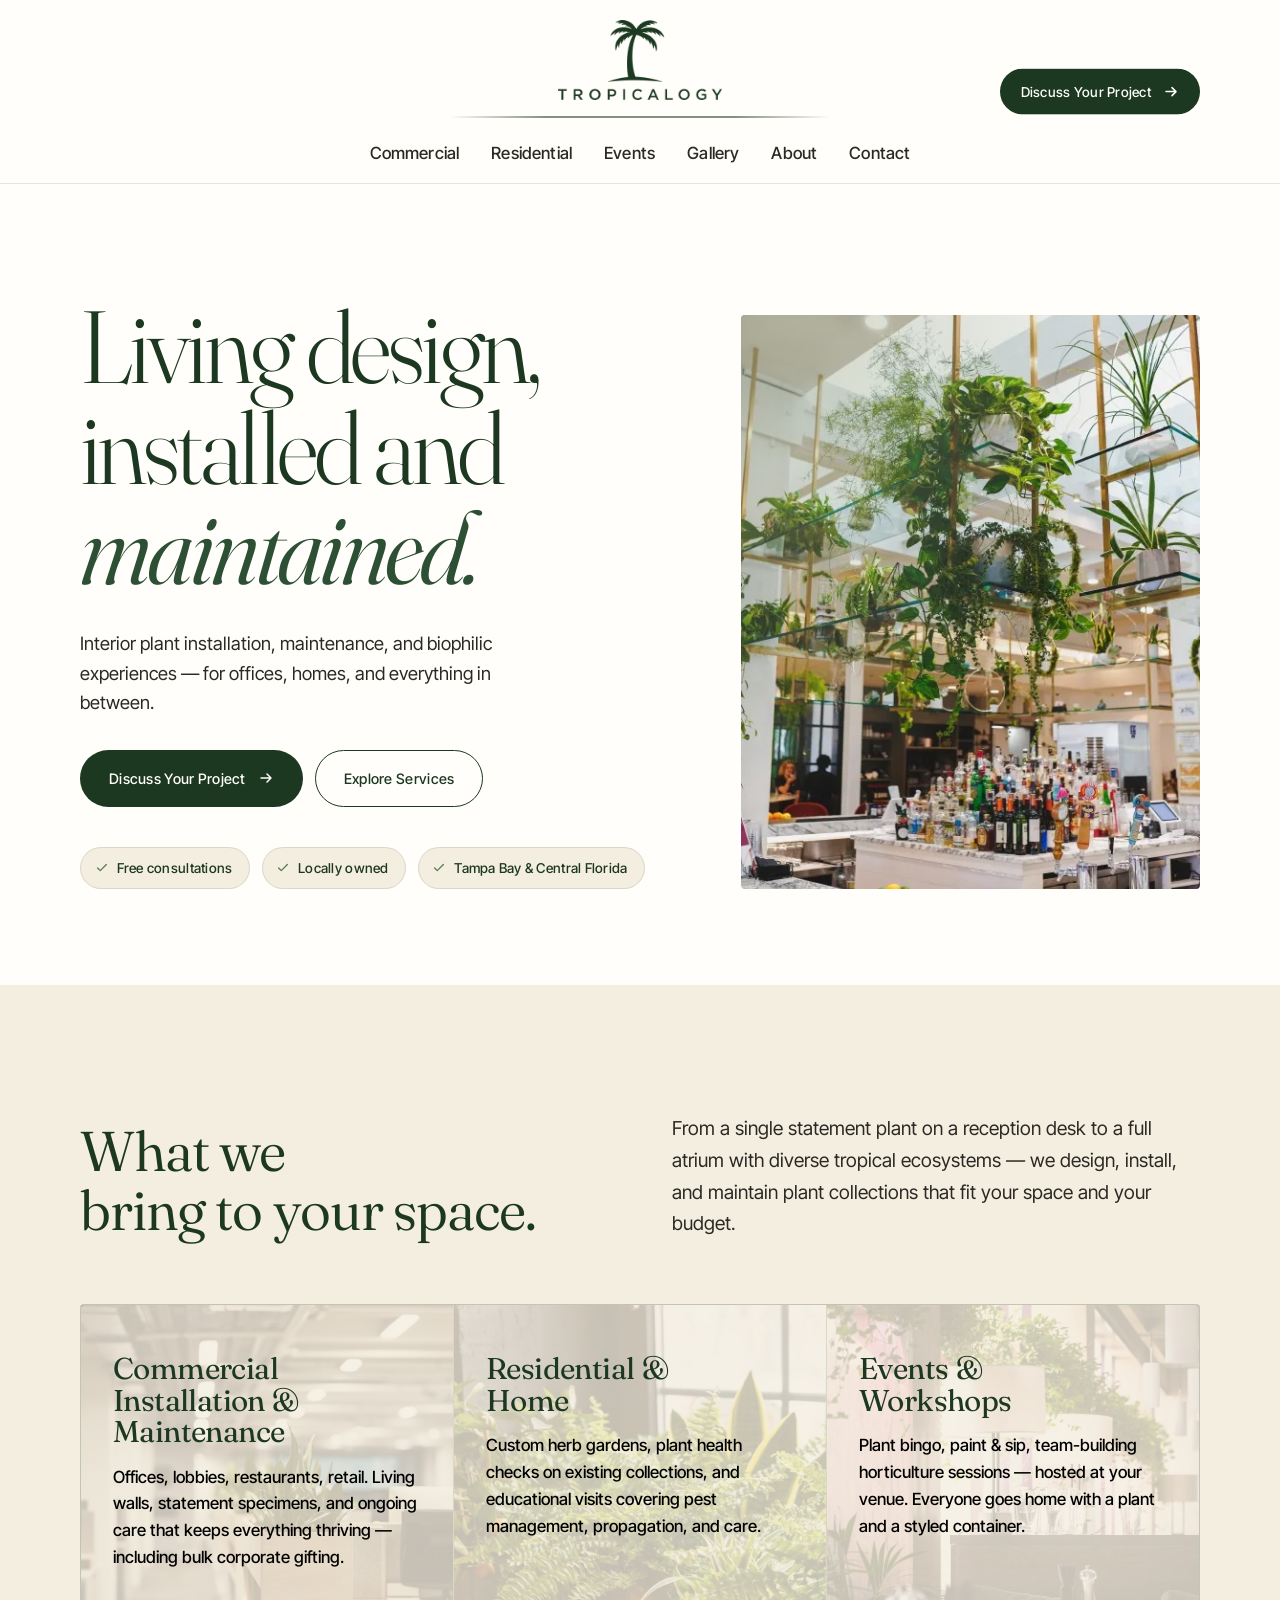
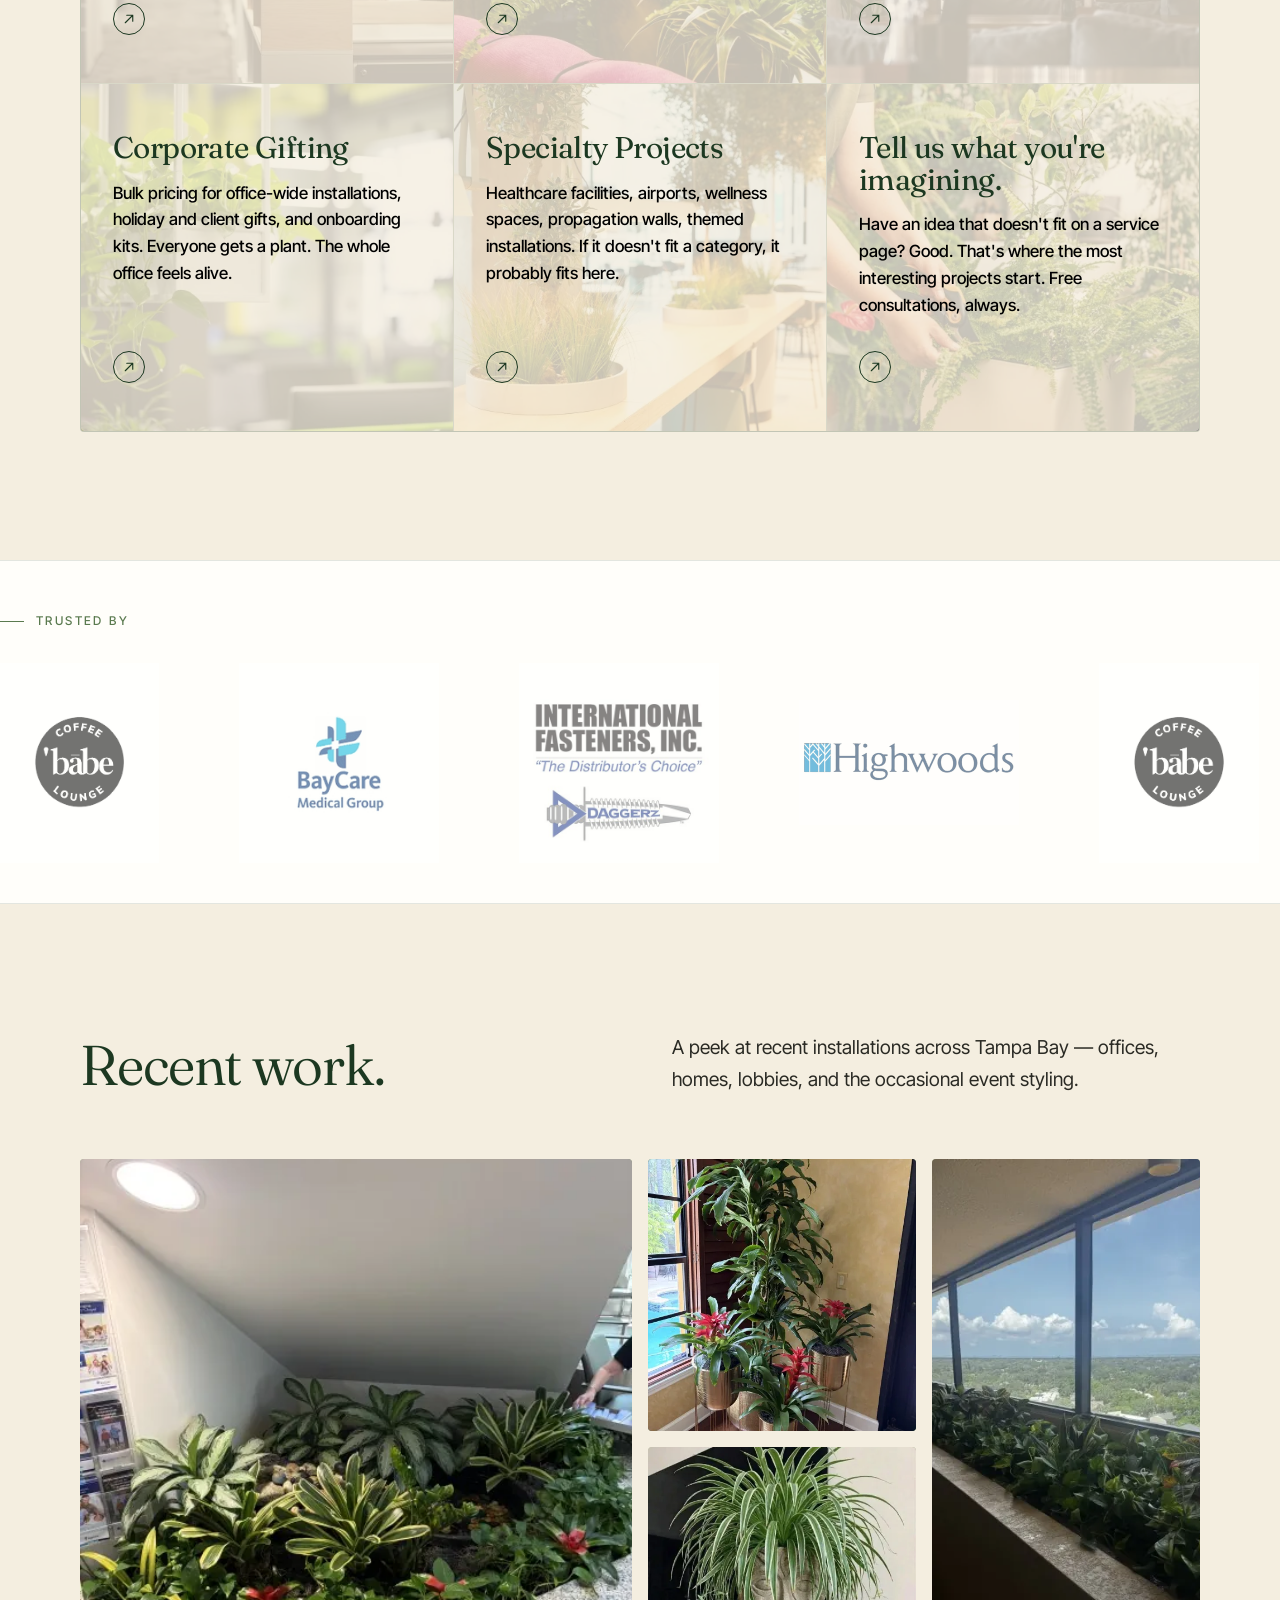
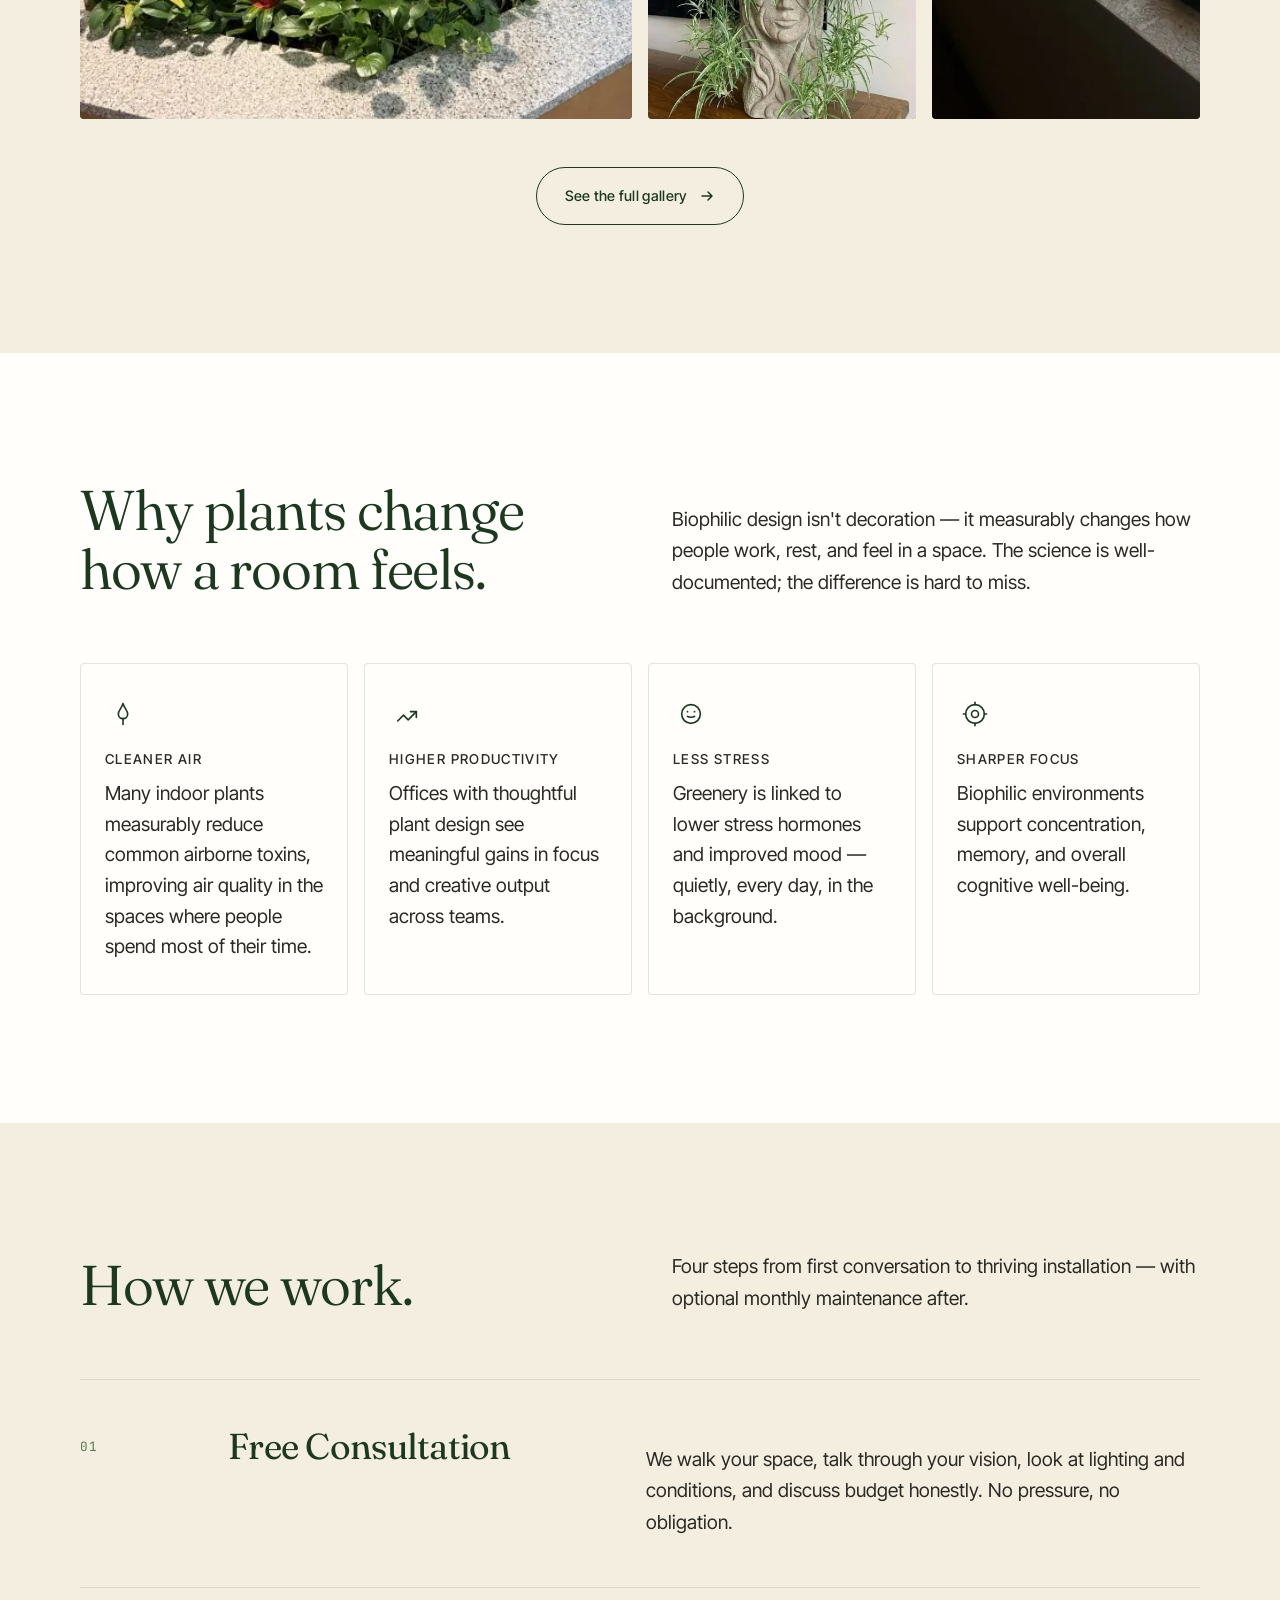
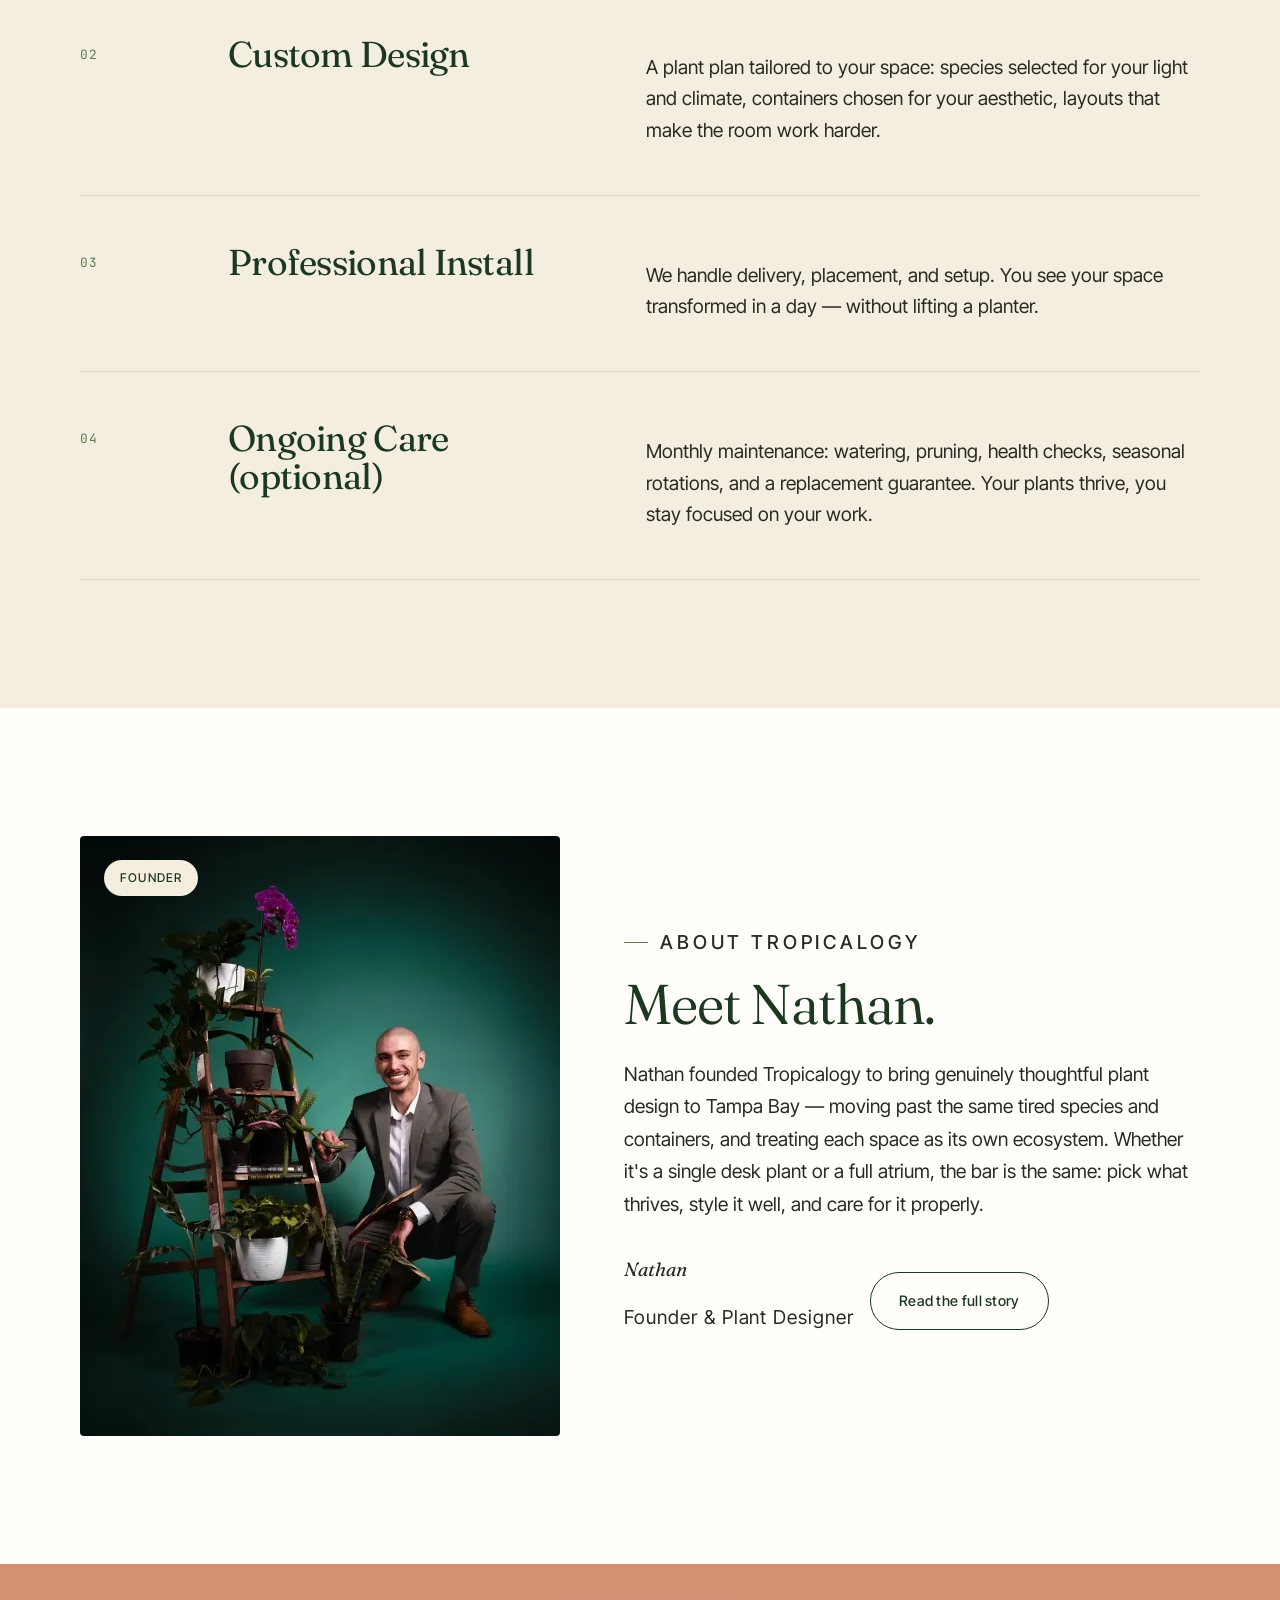
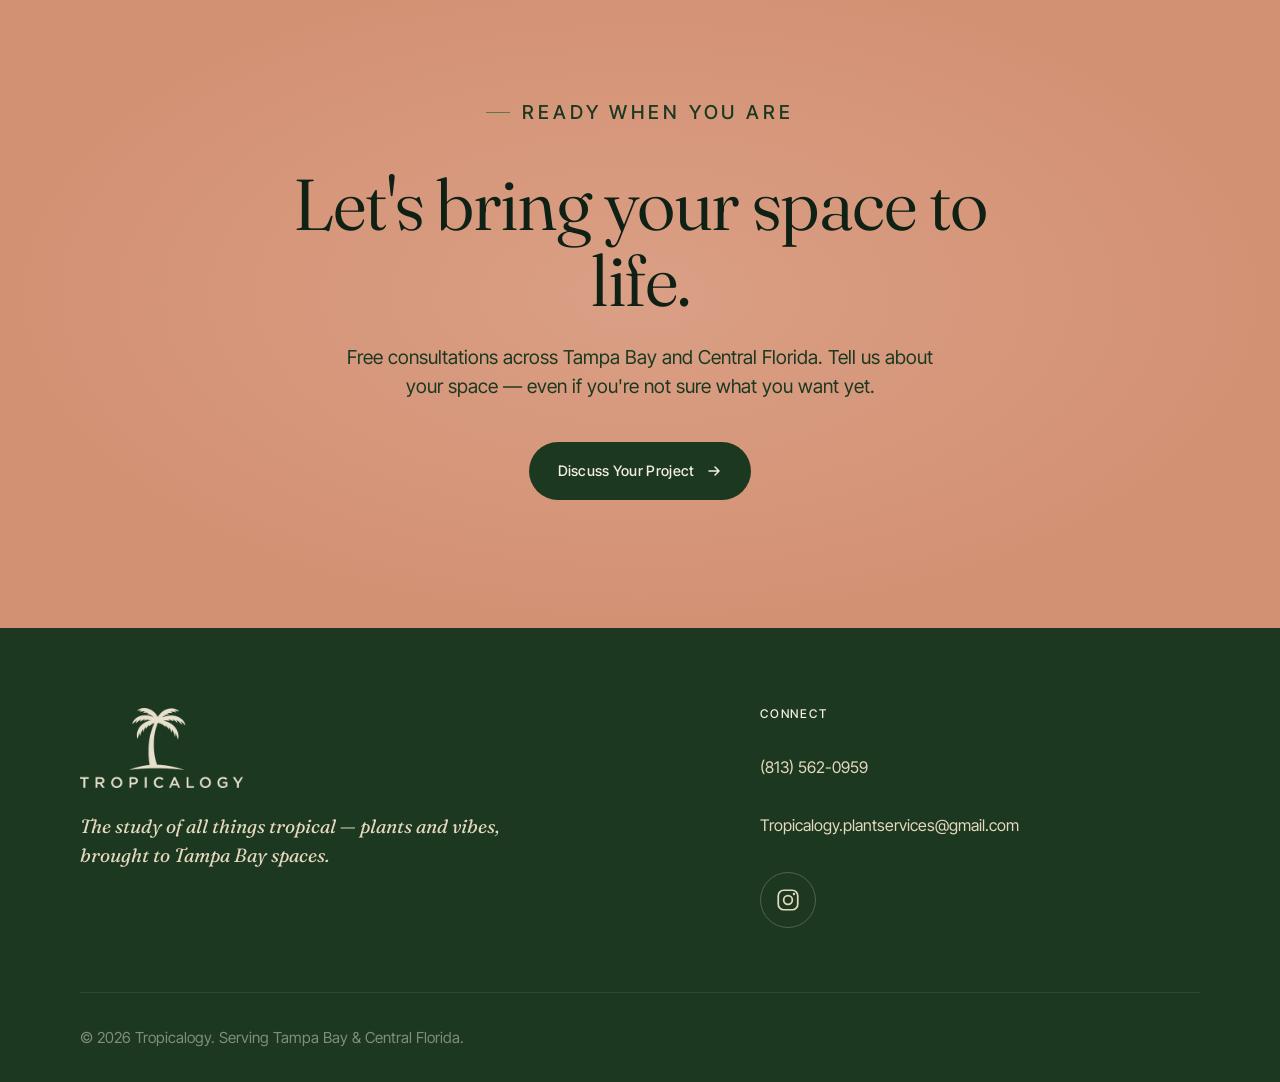
<file: index.html>
<!DOCTYPE html>
<html lang="en">
<head>
  <meta charset="UTF-8" />
  <script>document.documentElement.classList.add('js');</script>
  <meta name="viewport" content="width=device-width, initial-scale=1.0" />
 
  <title>Tropicalogy — Interior Plant Design &amp; Maintenance in Tampa Bay</title>
  <meta name="description" content="Tropicalogy designs, installs, and maintains interior plants for offices, homes, and commercial spaces across Tampa Bay and Central Florida. Free consultations." />
  <meta name="keywords" content="interior plants Tampa Bay, plant design, office plants, plant maintenance, biophilic design, living walls, Tampa plant service" />
  <meta name="author" content="Tropicalogy" />
  <meta name="robots" content="index, follow" />
  <meta name="theme-color" content="#1c3821" />
  <link rel="canonical" href="https://tropicalogyplantservices.com/" />
 
  <!-- Favicon -->
  <link rel="icon" href="/favicon.ico" sizes="any" />
  <link rel="apple-touch-icon" href="/apple-touch-icon.png" />
 
  <!-- Open Graph -->
  <meta property="og:title" content="Tropicalogy — Interior Plant Design &amp; Maintenance" />
  <meta property="og:description" content="Living design for Tampa Bay spaces. Interior plant installation, maintenance, and biophilic experiences." />
  <meta property="og:type" content="website" />
  <meta property="og:url" content="https://tropicalogyplantservices.com/" />
  <meta property="og:site_name" content="Tropicalogy" />
  <meta property="og:image" content="https://tropicalogyplantservices.com/og-image.jpg" />
  <meta property="og:image:width" content="1200" />
  <meta property="og:image:height" content="630" />
  <meta property="og:locale" content="en_US" />
 
  <!-- Twitter Card -->
  <meta name="twitter:card" content="summary_large_image" />
  <meta name="twitter:title" content="Tropicalogy — Interior Plant Design &amp; Maintenance" />
  <meta name="twitter:description" content="Living design for Tampa Bay spaces. Interior plant installation, maintenance, and biophilic experiences." />
  <meta name="twitter:image" content="https://tropicalogyplantservices.com/og-image.jpg" />
 
  <!-- Fonts -->
  <link rel="preconnect" href="https://fonts.googleapis.com" />
  <link rel="preconnect" href="https://fonts.gstatic.com" crossorigin />
  <link href="https://fonts.googleapis.com/css2?family=Fraunces:ital,opsz,wght@0,9..144,300..500;1,9..144,300..500&family=Inter+Tight:wght@400;500;600&family=JetBrains+Mono:wght@400&display=swap" rel="stylesheet" />
 
  <!-- Styles -->
  <link rel="stylesheet" href="style.css" />
 
  <!-- Structured data — LocalBusiness (service-area business, no public address) -->
  <script type="application/ld+json">
  {
    "@context": "https://schema.org",
    "@type": "ProfessionalService",
    "name": "Tropicalogy",
    "description": "Interior plant design, installation, and maintenance for offices, homes, and commercial spaces across Tampa Bay and Central Florida.",
    "url": "https://tropicalogyplantservices.com/",
    "image": "https://tropicalogyplantservices.com/og-image.jpg",
    "telephone": "+1-813-562-0959",
    "email": "Tropicalogy.plantservices@gmail.com",
    "priceRange": "$$",
    "areaServed": [
      { "@type": "City", "name": "Tampa" },
      { "@type": "City", "name": "St. Petersburg" },
      { "@type": "City", "name": "Clearwater" },
      { "@type": "AdministrativeArea", "name": "Tampa Bay" },
      { "@type": "AdministrativeArea", "name": "Central Florida" }
    ],
    "sameAs": [
      "https://www.instagram.com/tropicalogy.co/"
    ],
    "makesOffer": [
      { "@type": "Offer", "itemOffered": { "@type": "Service", "name": "Commercial Plant Installation & Maintenance" } },
      { "@type": "Offer", "itemOffered": { "@type": "Service", "name": "Residential Plant Design & Care" } },
      { "@type": "Offer", "itemOffered": { "@type": "Service", "name": "Plant Events & Workshops" } }
    ]
  }
  </script>
</head>
<body>

  <a class="skip-link" href="#main">Skip to content</a>

  <!-- ========================= HEADER ========================= -->
  <header class="site-header" role="banner">
    <div class="header-inner">
      <a href="index.html" class="logo" aria-label="Tropicalogy home">
        <img width="400" height="196" src="images/logo-no-background.png" alt="Tropicalogy logo" />
      </a>

      <!-- Tapered line divider beneath logo -->
      <div class="header-divider" aria-hidden="true">
        <span class="header-divider__line"></span>
      </div>

      <nav class="nav" aria-label="Primary">
        <ul class="nav-list" id="primary-nav">
          <li><a href="services/commercial.html">Commercial</a></li>
          <li><a href="services/residential.html">Residential</a></li>
          <li><a href="services/events-workshops.html">Events</a></li>
          <li><a href="gallery.html">Gallery</a></li>
          <li><a href="about.html">About</a></li>
          <li><a href="contact.html">Contact</a></li>
        </ul>
        <a href="contact.html" class="btn btn--primary header-cta">
          Discuss Your Project
          <svg class="btn__arrow" viewBox="0 0 16 16" fill="none" aria-hidden="true">
            <path d="M3 8h10M9 4l4 4-4 4" stroke="currentColor" stroke-width="1.5" stroke-linecap="round" stroke-linejoin="round" />
          </svg>
        </a>
        <button class="nav-toggle" aria-label="Toggle menu" aria-expanded="false" aria-controls="primary-nav">
          <span></span><span></span><span></span>
        </button>
      </nav>
    </div>
  </header>

  <main id="main">

    <!-- ========================= HERO ========================= -->
    <section class="hero">
      <div class="container">
        <div class="hero-grid">
          <div class="hero-content">
            <h1 class="hero-headline">
              Living design,<br />
              installed and<br />
              <em>maintained.</em>
            </h1>
            <p class="hero-sub">
              Interior plant installation, maintenance, and biophilic experiences — for offices, homes, and everything in between.
            </p>
            <div class="hero-actions">
              <a href="contact.html" class="btn btn--primary">
                Discuss Your Project
                <svg class="btn__arrow" viewBox="0 0 16 16" fill="none" aria-hidden="true">
                  <path d="M3 8h10M9 4l4 4-4 4" stroke="currentColor" stroke-width="1.5" stroke-linecap="round" stroke-linejoin="round" />
                </svg>
              </a>
              <a href="#services" class="btn btn--ghost">Explore Services</a>
            </div>

            <div class="hero-meta">
              <div class="hero-meta-pill">
                <svg viewBox="0 0 16 16" fill="none" aria-hidden="true">
                  <path d="M3 8l3 3 7-7" stroke="currentColor" stroke-width="1.5" stroke-linecap="round" stroke-linejoin="round"/>
                </svg>
                <span>Free consultations</span>
              </div>
              <div class="hero-meta-pill">
                <svg viewBox="0 0 16 16" fill="none" aria-hidden="true">
                  <path d="M3 8l3 3 7-7" stroke="currentColor" stroke-width="1.5" stroke-linecap="round" stroke-linejoin="round"/>
                </svg>
                <span>Locally owned</span>
              </div>
              <div class="hero-meta-pill">
                <svg viewBox="0 0 16 16" fill="none" aria-hidden="true">
                  <path d="M3 8l3 3 7-7" stroke="currentColor" stroke-width="1.5" stroke-linecap="round" stroke-linejoin="round"/>
                </svg>
                <span>Tampa Bay &amp; Central Florida</span>
              </div>
            </div>
          </div>

          <div class="hero-visual">
            <!-- Decorative SVG palm leaf overlay -->
            <svg class="hero-decor-leaf" viewBox="0 0 200 200" fill="none" xmlns="http://www.w3.org/2000/svg" aria-hidden="true">
              <path d="M100 20c0 0-40 30-50 80s30 80 50 80c20 0 60-30 50-80S100 20 100 20z" stroke="#e7e0cd" stroke-width="1" opacity="0.4"/>
              <path d="M100 30c0 50 0 100 0 150M70 60c10 20 20 30 30 40M130 60c-10 20-20 30-30 40M60 100c15 15 25 25 40 30M140 100c-15 15-25 25-40 30M75 140c10 10 15 15 25 20M125 140c-10 10-15 15-25 20" stroke="#e7e0cd" stroke-width="1" opacity="0.6"/>
            </svg>
            <img fetchpriority="high" width="480" height="720" src="images/light-and-airy-white-and-marble-bar-with-hanging.webp" alt="Multiple plants in decorative vases hanging above a bar" />
          </div>
        </div>
      </div>
    </section>

    <!-- ========================= SERVICES ========================= -->
    <section class="section services" id="services">
      <div class="container">
        <div class="section-header reveal">
          <h2>What we<br />bring to your space.</h2>
          <p>
            From a single statement plant on a reception desk to a full atrium with diverse tropical ecosystems — we design, install, and maintain plant collections that fit your space and your budget.
          </p>
        </div>

        <div class="services-grid">
          <a class="service-card reveal" href="services/commercial.html" style="--card-bg: url(images/calm-office-space-with-plants-in-planters.webp);">
            <span class="service-card__overlay" aria-hidden="true"></span>
            <div class="service-card__content">
              <h3>Commercial Installation &amp; Maintenance</h3>
              <p>
                Offices, lobbies, restaurants, retail. Living walls, statement specimens, and ongoing care that keeps everything thriving — including bulk corporate gifting.
              </p>
              <span class="service-card__arrow" aria-hidden="true">
                <svg viewBox="0 0 16 16" fill="none">
                  <path d="M3 13L13 3M13 3H5M13 3v8" stroke="currentColor" stroke-width="1.5" stroke-linecap="round" stroke-linejoin="round" />

                </svg>
              </span>
            </div>
          </a>

          <a class="service-card reveal" href="services/residential.html" style="--card-bg: url(images/bright-indoor-plants-near-a-window-with-natural-li.webp);">
            <span class="service-card__overlay" aria-hidden="true"></span>
            <div class="service-card__content">
              <h3>Residential &amp; Home</h3>
              <p>
                Custom herb gardens, plant health checks on existing collections, and educational visits covering pest management, propagation, and care.
              </p>
              <span class="service-card__arrow" aria-hidden="true">
                <svg viewBox="0 0 16 16" fill="none">
                  <path d="M3 13L13 3M13 3H5M13 3v8" stroke="currentColor" stroke-width="1.5" stroke-linecap="round" stroke-linejoin="round" />
                </svg>
              </span>
            </div>
          </a>

          <a class="service-card reveal" href="services/events-workshops.html" style="--card-bg: url(images/decor-in-the-interior-of-a-cafe.webp);">
            <span class="service-card__overlay" aria-hidden="true"></span>
            <div class="service-card__content">
              <h3>Events &amp; Workshops</h3>
              <p>
                Plant bingo, paint &amp; sip, team-building horticulture sessions — hosted at your venue. Everyone goes home with a plant and a styled container.
              </p>
              <span class="service-card__arrow" aria-hidden="true">
                <svg viewBox="0 0 16 16" fill="none">
                  <path d="M3 13L13 3M13 3H5M13 3v8" stroke="currentColor" stroke-width="1.5" stroke-linecap="round" stroke-linejoin="round" />
                </svg>
              </span>
            </div>
          </a>

          <a class="service-card reveal" href="services/corporate-gifting.html" style="--card-bg: url(images/young-green-plants-in-pots-in-eco-office-interior.webp);">
            <span class="service-card__overlay" aria-hidden="true"></span>
            <div class="service-card__content">
              <h3>Corporate Gifting</h3>
              <p>
                Bulk pricing for office-wide installations, holiday and client gifts, and onboarding kits. Everyone gets a plant. The whole office feels alive.
              </p>
              <span class="service-card__arrow" aria-hidden="true">
                <svg viewBox="0 0 16 16" fill="none">
                  <path d="M3 13L13 3M13 3H5M13 3v8" stroke="currentColor" stroke-width="1.5" stroke-linecap="round" stroke-linejoin="round" />
                </svg>
              </span>
            </div>
          </a>

          <a class="service-card reveal" href="services/specialty-projects.html" style="--card-bg: url(images/food-court-decorated-with-plants.webp);">
            <span class="service-card__overlay" aria-hidden="true"></span>
            <div class="service-card__content">
              <h3>Specialty Projects</h3>
              <p>
                Healthcare facilities, airports, wellness spaces, propagation walls, themed installations. If it doesn't fit a category, it probably fits here.
              </p>
              <span class="service-card__arrow" aria-hidden="true">
                <svg viewBox="0 0 16 16" fill="none">
                  <path d="M3 13L13 3M13 3H5M13 3v8" stroke="currentColor" stroke-width="1.5" stroke-linecap="round" stroke-linejoin="round" />
                </svg>
              </span>
            </div>
          </a>

          <a class="service-card reveal" href="contact.html" style="--card-bg: url(images/gardening-woman-pruning-plants-and-ferns-indoors.webp);">
            <span class="service-card__overlay" aria-hidden="true"></span>
            <div class="service-card__content">
              <h3>Tell us what you're imagining.</h3>
              <p>
                Have an idea that doesn't fit on a service page? Good. That's where the most interesting projects start. Free consultations, always.
              </p>
              <span class="service-card__arrow" aria-hidden="true">
                <svg viewBox="0 0 16 16" fill="none">
                  <path d="M3 13L13 3M13 3H5M13 3v8" stroke="currentColor" stroke-width="1.5" stroke-linecap="round" stroke-linejoin="round" />
                </svg>
              </span>
            </div>
          </a>
        </div>
      </div>
    </section>

<!-- ========================= MARQUEE (CLIENT LOGOS) ========================= -->
<section class="marquee" aria-label="Selected clients">
  <p class="eyebrow marquee-label">Trusted by</p>
  <div class="marquee-inner">
    <div class="marquee-track">
      <span class="marquee-item"><img decoding="async" loading="lazy" width="399" height="501" src="images/babe-lounge-logo.png" alt="Babe Lounge logo"></span>
      <span class="marquee-item"><img decoding="async" loading="lazy" width="348" height="348" src="images/baycare-logo.png" alt="BayCare logo"></span>
      <span class="marquee-item"><img decoding="async" loading="lazy" width="440" height="440" src="images/dagger-logo.jpg" alt="Dagger logo"></span>
      <span class="marquee-item"><img decoding="async" loading="lazy" width="440" height="250" src="images/highwoods-logo.png" alt="Highwoods logo"></span>
    </div>
    <div class="marquee-track" aria-hidden="true">
      <span class="marquee-item"><img decoding="async" loading="lazy" width="399" height="501" src="images/babe-lounge-logo.png" alt="Babe Lounge logo"></span>
      <span class="marquee-item"><img decoding="async" loading="lazy" width="348" height="348" src="images/baycare-logo.png" alt="BayCare logo"></span>
      <span class="marquee-item"><img decoding="async" loading="lazy" width="440" height="440" src="images/dagger-logo.jpg" alt="Dagger logo"></span>
      <span class="marquee-item"><img decoding="async" loading="lazy" width="440" height="250" src="images/highwoods-logo.png" alt="Highwoods logo"></span>
    </div>
  </div>
</section>

    <!-- ========================= GALLERY PREVIEW ========================= -->
    <section class="section gallery-preview">
      <div class="container">
        <div class="section-header reveal">
          <h2>Recent work.</h2>
          <p>
            A peek at recent installations across Tampa Bay — offices, homes, lobbies, and the occasional event styling.
          </p>
        </div>

        <div class="gallery-preview-grid reveal">
          <a href="gallery.html" class="gallery-tile">
            <img decoding="async" loading="lazy" width="480" height="640" src="images/interior-plants-1.webp" alt="Plants in an interior planter underneath a staircase" />
          </a>
          <a href="gallery.html" class="gallery-tile">
            <img decoding="async" loading="lazy" width="480" height="640" src="images/cool-planter-3.webp" alt="Plants in decorative pots in a corner" />
          </a>
          <a href="gallery.html" class="gallery-tile">
            <img decoding="async" loading="lazy" width="480" height="596" src="images/cool-planter.webp" alt="A plant in a vase that is shaped like a head" />
          </a>
          <a href="gallery.html" class="gallery-tile">
            <img decoding="async" loading="lazy" width="480" height="640" src="images/window-boxes.webp" alt="Plants in a planter along an interior window sill" />
          </a>
        </div>

        <div style="text-align:center; margin-top: var(--space-12);" class="reveal">
          <a href="gallery.html" class="btn btn--ghost">
            See the full gallery
            <svg class="btn__arrow" viewBox="0 0 16 16" fill="none" aria-hidden="true">
              <path d="M3 8h10M9 4l4 4-4 4" stroke="currentColor" stroke-width="1.5" stroke-linecap="round" stroke-linejoin="round" />
            </svg>
          </a>
        </div>
      </div>
    </section>

    <!-- ========================= WHY PLANTS / BENEFITS ========================= -->
    <section class="section" id="benefits">
      <div class="container">
        <div class="section-header reveal">
          <h2>Why plants change<br />how a room feels.</h2>
          <p>
            Biophilic design isn't decoration — it measurably changes how people work, rest, and feel in a space. The science is well-documented; the difference is hard to miss.
          </p>
        </div>

        <div class="benefits-grid">
          <article class="benefit reveal">
            <span class="benefit__icon" aria-hidden="true">
              <svg viewBox="0 0 24 24" fill="none">
                <path d="M12 3c-1 4-4 6-4 9a4 4 0 0 0 8 0c0-3-3-5-4-9z" stroke="currentColor" stroke-width="1.4" stroke-linejoin="round"/>
                <path d="M12 16v5" stroke="currentColor" stroke-width="1.4" stroke-linecap="round"/>
              </svg>
            </span>
            <h3>Cleaner Air</h3>
            <p>Many indoor plants measurably reduce common airborne toxins, improving air quality in the spaces where people spend most of their time.</p>
          </article>

          <article class="benefit reveal">
            <span class="benefit__icon" aria-hidden="true">
              <svg viewBox="0 0 24 24" fill="none">
                <path d="M4 18L9 13L13 17L20 10" stroke="currentColor" stroke-width="1.4" stroke-linecap="round" stroke-linejoin="round"/>
                <path d="M15 10h5v5" stroke="currentColor" stroke-width="1.4" stroke-linecap="round" stroke-linejoin="round"/>
              </svg>
            </span>
            <h3>Higher Productivity</h3>
            <p>Offices with thoughtful plant design see meaningful gains in focus and creative output across teams.</p>
          </article>

          <article class="benefit reveal">
            <span class="benefit__icon" aria-hidden="true">
              <svg viewBox="0 0 24 24" fill="none">
                <circle cx="12" cy="12" r="8" stroke="currentColor" stroke-width="1.4"/>
                <path d="M9 14c1 1 5 1 6 0" stroke="currentColor" stroke-width="1.4" stroke-linecap="round"/>
                <circle cx="9" cy="10" r="0.8" fill="currentColor"/>
                <circle cx="15" cy="10" r="0.8" fill="currentColor"/>
              </svg>
            </span>
            <h3>Less Stress</h3>
            <p>Greenery is linked to lower stress hormones and improved mood — quietly, every day, in the background.</p>
          </article>

          <article class="benefit reveal">
            <span class="benefit__icon" aria-hidden="true">
              <svg viewBox="0 0 24 24" fill="none">
                <circle cx="12" cy="12" r="3" stroke="currentColor" stroke-width="1.4"/>
                <circle cx="12" cy="12" r="8" stroke="currentColor" stroke-width="1.4"/>
                <path d="M12 2v2M12 20v2M2 12h2M20 12h2" stroke="currentColor" stroke-width="1.4" stroke-linecap="round"/>
              </svg>
            </span>
            <h3>Sharper Focus</h3>
            <p>Biophilic environments support concentration, memory, and overall cognitive well-being.</p>
          </article>
        </div>
      </div>
    </section>

    <!-- ========================= PROCESS ========================= -->
    <section class="section process" id="process">
      <div class="container">
        <div class="section-header reveal">
          <h2>How we work.</h2>
          <p>
            Four steps from first conversation to thriving installation — with optional monthly maintenance after.
          </p>
        </div>

        <div class="process-list">
          <article class="process-step reveal">
            <span class="process-step__num">01</span>
            <h3>Free Consultation</h3>
            <p>We walk your space, talk through your vision, look at lighting and conditions, and discuss budget honestly. No pressure, no obligation.</p>
          </article>

          <article class="process-step reveal">
            <span class="process-step__num">02</span>
            <h3>Custom Design</h3>
            <p>A plant plan tailored to your space: species selected for your light and climate, containers chosen for your aesthetic, layouts that make the room work harder.</p>
          </article>

          <article class="process-step reveal">
            <span class="process-step__num">03</span>
            <h3>Professional Install</h3>
            <p>We handle delivery, placement, and setup. You see your space transformed in a day — without lifting a planter.</p>
          </article>

          <article class="process-step reveal">
            <span class="process-step__num">04</span>
            <h3>Ongoing Care (optional)</h3>
            <p>Monthly maintenance: watering, pruning, health checks, seasonal rotations, and a replacement guarantee. Your plants thrive, you stay focused on your work.</p>
          </article>
        </div>
      </div>
    </section>

    <!-- ========================= ABOUT NATHAN (SNIPPET) ========================= -->
    <section class="section about-snippet" id="about">
      <div class="container">
        <div class="about-grid">
          <div class="about-photo reveal">
            <span class="about-photo__badge">Founder</span>
            <img decoding="async" loading="lazy" width="480" height="738" src="images/nathan.webp" alt="Nathan smiling next to a ladder with plants on it" />
          </div>
          <div class="about-content reveal">
            <p class="eyebrow">About Tropicalogy</p>
            <h2>Meet Nathan.</h2>
            <p>
              Nathan founded Tropicalogy to bring genuinely thoughtful plant design to Tampa Bay — moving past the same tired species and containers, and treating each space as its own ecosystem. Whether it's a single desk plant or a full atrium, the bar is the same: pick what thrives, style it well, and care for it properly.
            </p>
            <div class="about-signature">
              <div>
                <p class="about-signature__name">Nathan</p>
                <p class="about-signature__role">Founder &amp; Plant Designer</p>
              </div>
              <a href="about.html" class="btn btn--ghost">Read the full story</a>
            </div>
          </div>
        </div>
      </div>
    </section>

    <!-- ========================= CTA BANNER ========================= -->
    <section class="cta-banner">
      <div class="container">
        <div class="cta-banner-inner reveal">
          <p class="eyebrow" style="justify-content:center;color:var(--forest);">Ready when you are</p>
          <h2>Let's bring your space to life.</h2>
          <p>
            Free consultations across Tampa Bay and Central Florida. Tell us about your space — even if you're not sure what you want yet.
          </p>
          <a href="contact.html" class="btn btn--primary">
            Discuss Your Project
            <svg class="btn__arrow" viewBox="0 0 16 16" fill="none" aria-hidden="true">
              <path d="M3 8h10M9 4l4 4-4 4" stroke="currentColor" stroke-width="1.5" stroke-linecap="round" stroke-linejoin="round" />
            </svg>
          </a>
        </div>
      </div>
    </section>

  </main>

  <!-- ========================= FOOTER ========================= -->
  <footer class="site-footer" role="contentinfo">
    <div class="container">
      <div class="footer-grid">
        <div class="footer-brand">
          <a href="index.html" class="logo footer-logo" aria-label="Tropicalogy home">
            <img decoding="async" loading="lazy" width="400" height="196" src="images/logo-tan.png" alt="Tropicalogy logo" />
          </a>
          <p>The study of all things tropical — plants and vibes, brought to Tampa Bay spaces.</p>
        </div>

        <div class="footer-col">
          <h4>Connect</h4>
          <ul>
            <li><a href="tel:8135620959">(813) 562-0959</a></li>
            <li><a href="mailto:Tropicalogy.plantservices@gmail.com">Tropicalogy.plantservices@gmail.com</a></li>
          </ul>
          <a href="https://www.instagram.com/tropicalogy.co/" target="_blank" rel="noopener" class="social-icon" aria-label="Tropicalogy on Instagram">
            <svg viewBox="0 0 24 24" fill="none" aria-hidden="true">
              <rect x="3" y="3" width="18" height="18" rx="5" stroke="currentColor" stroke-width="1.6"/>
              <circle cx="12" cy="12" r="4" stroke="currentColor" stroke-width="1.6"/>
              <circle cx="17.5" cy="6.5" r="1.1" fill="currentColor"/>
            </svg>
          </a>
        </div>
      </div>

      <div class="footer-bottom">
        <p>&copy; 2026 Tropicalogy. Serving Tampa Bay &amp; Central Florida.</p>
      </div>
    </div>
  </footer>

  <script src="js/main.js" defer></script>
</body>
</html>
</file>
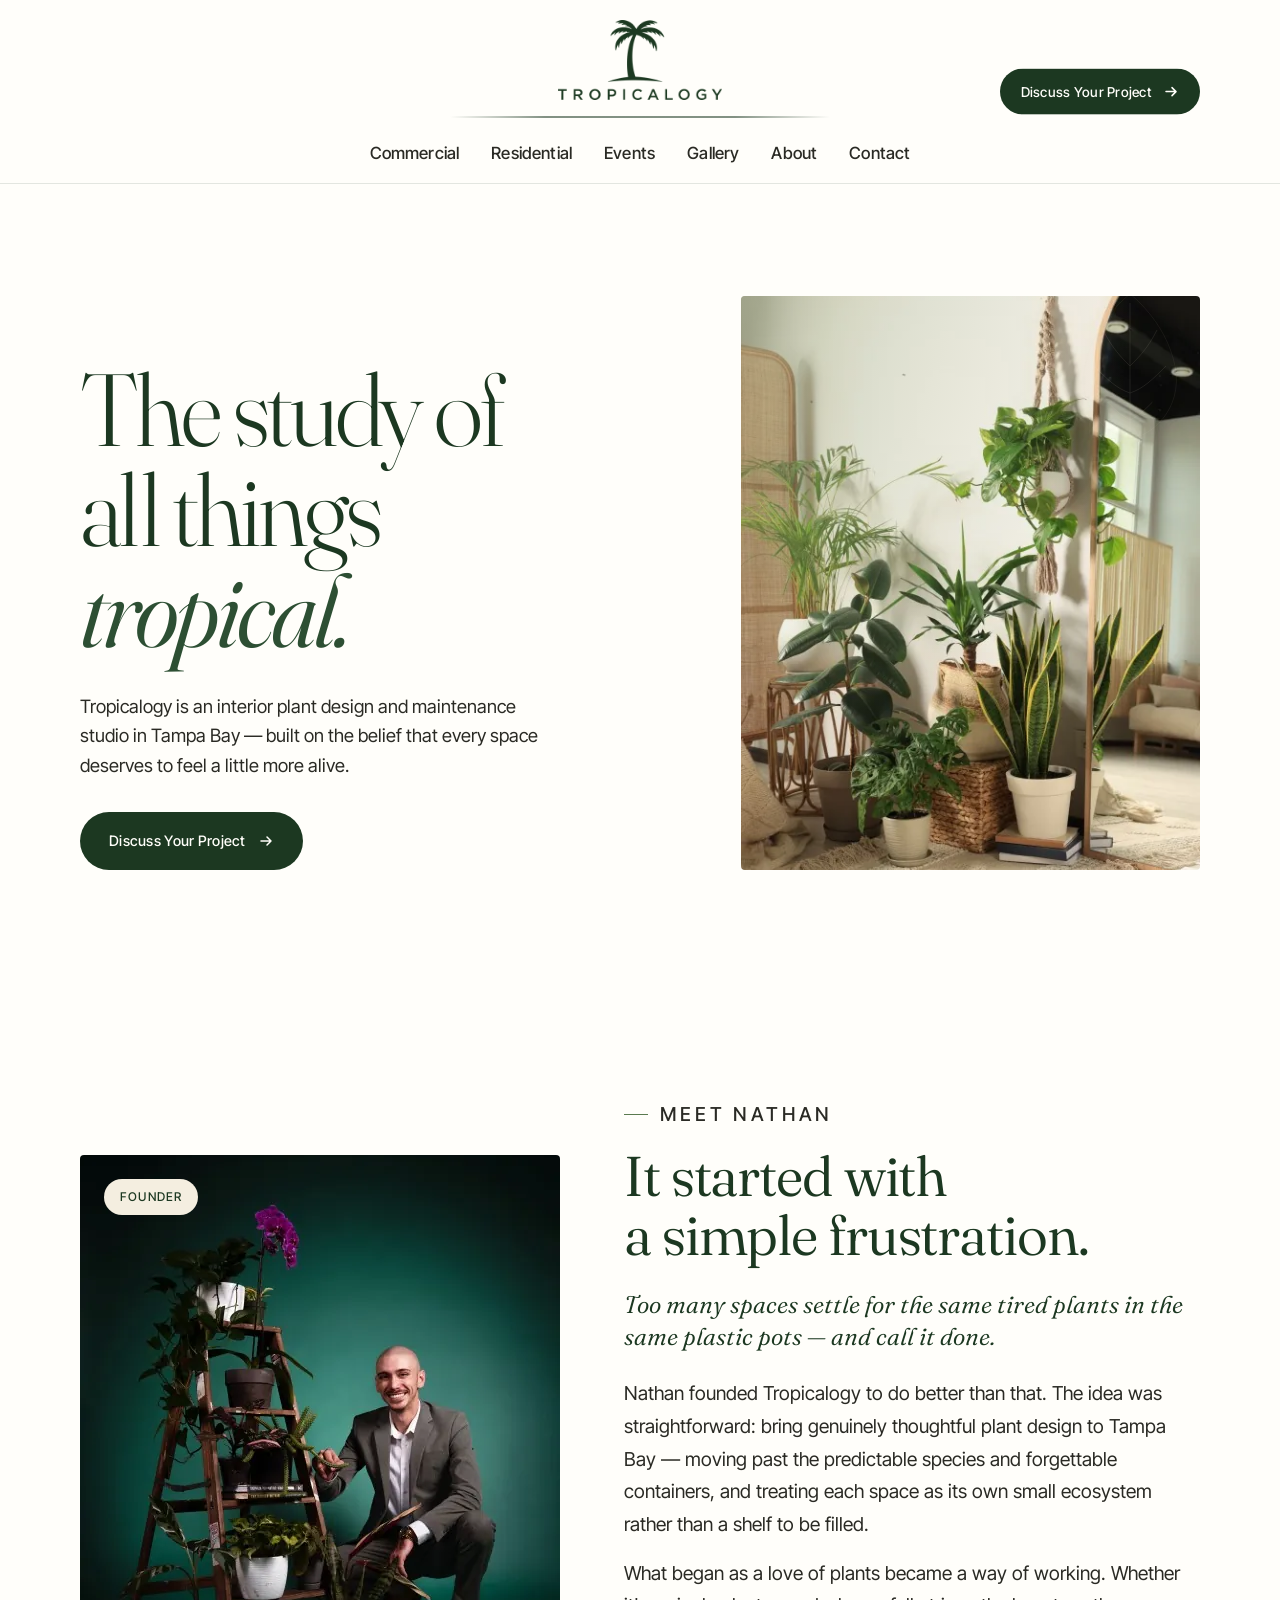
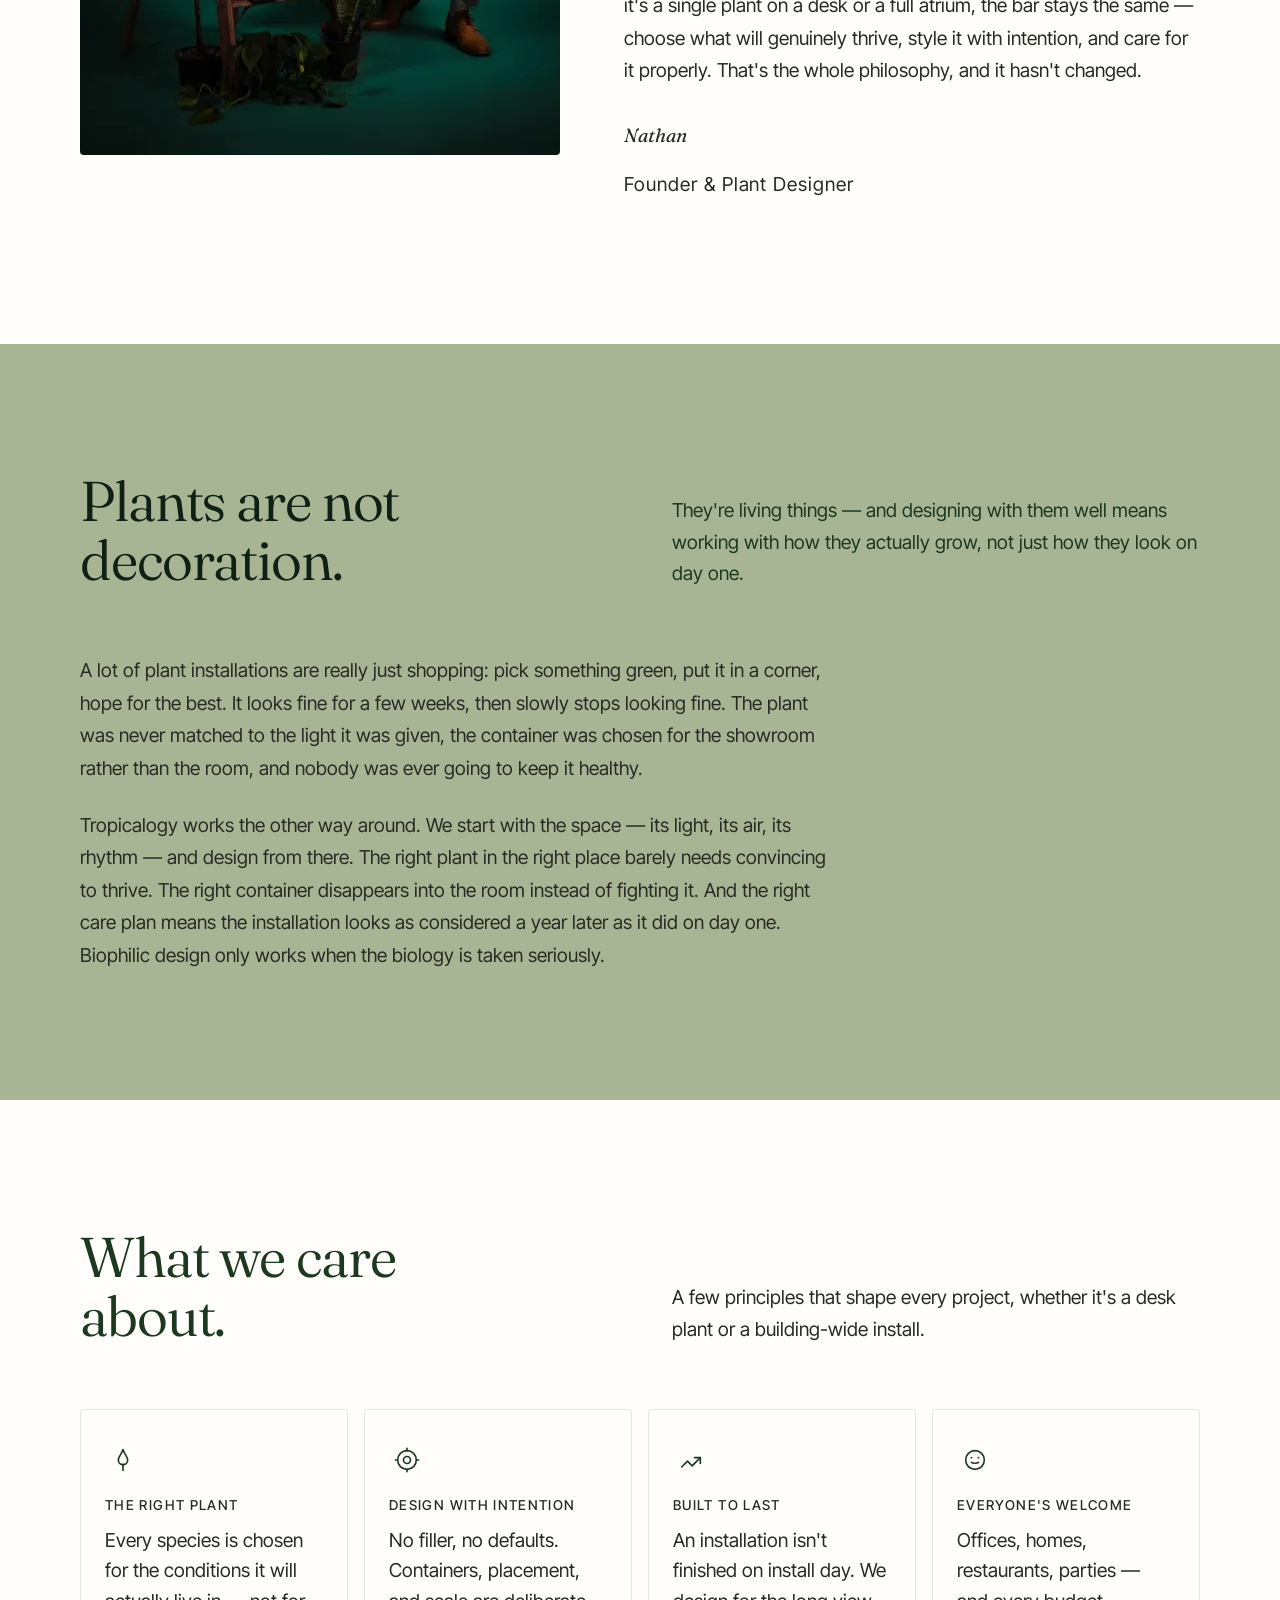
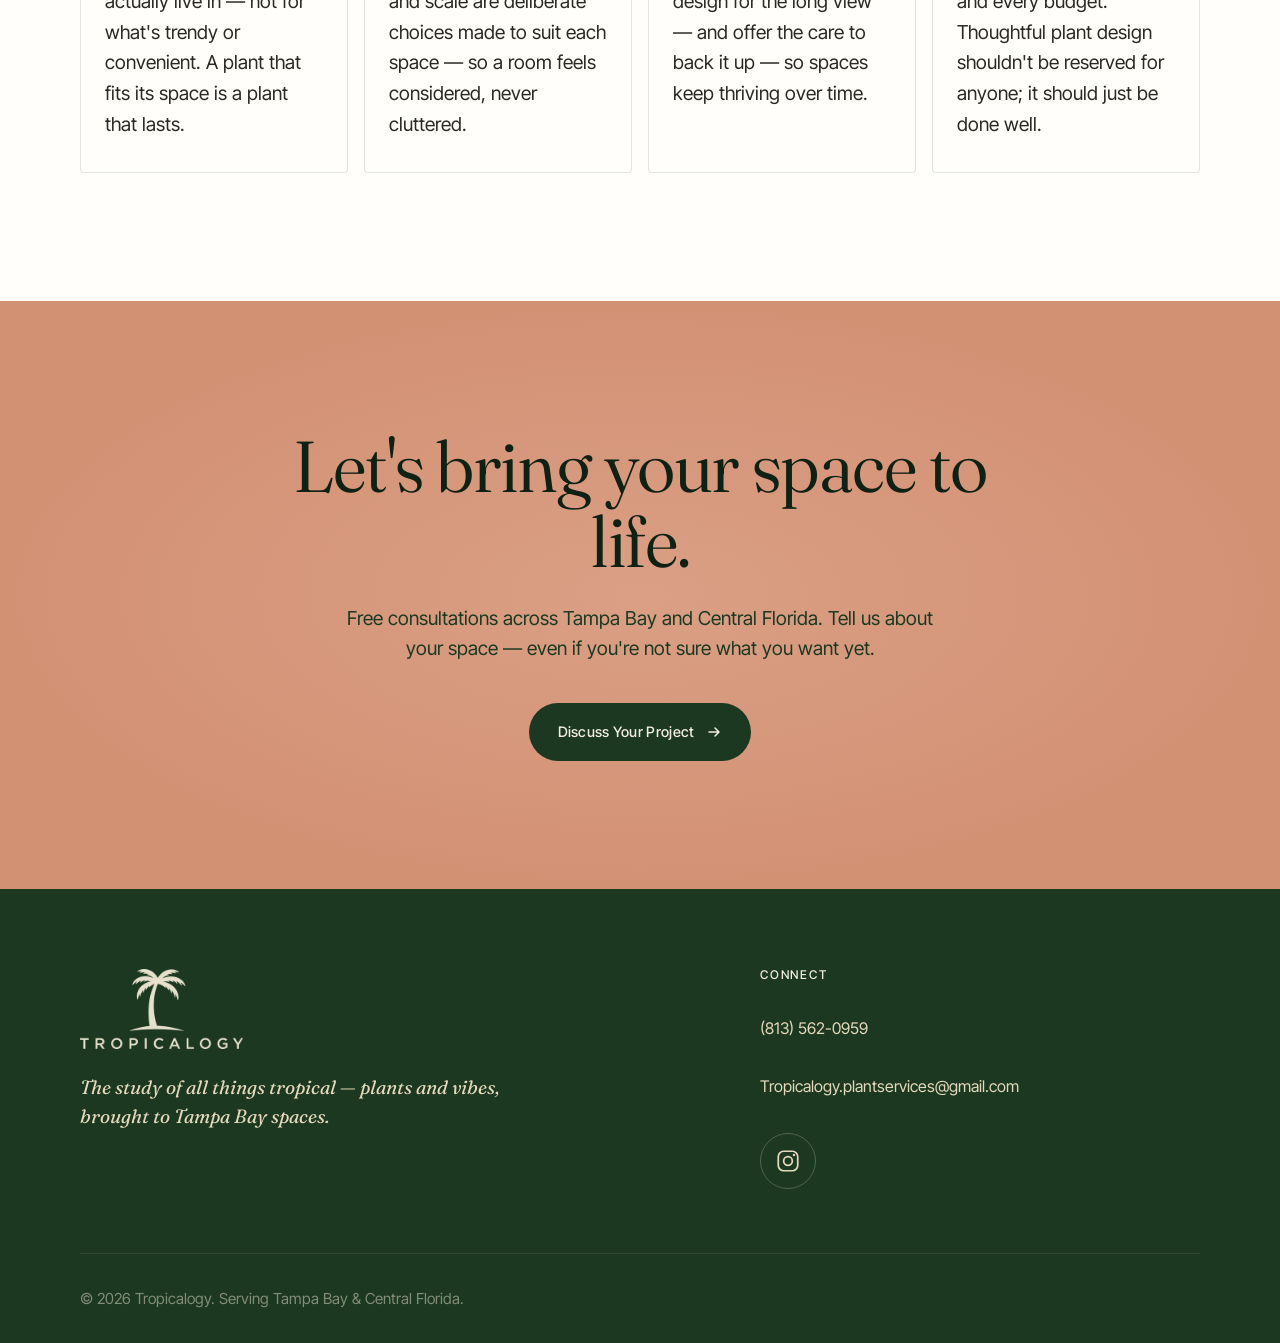
<file: about.html>
<!DOCTYPE html>
<html lang="en">
<head>
  <meta charset="UTF-8" />
  <script>document.documentElement.classList.add('js');</script>
  <meta name="viewport" content="width=device-width, initial-scale=1.0" />
 
  <title>About Tropicalogy — Interior Plant Design Studio in Tampa Bay</title>
  <meta name="description" content="The story behind Tropicalogy, an interior plant design and maintenance studio bringing thoughtful biophilic design to Tampa Bay and Central Florida." />
  <meta name="keywords" content="Tropicalogy story, plant designer Tampa Bay, biophilic design studio" />
  <meta name="author" content="Tropicalogy" />
  <meta name="robots" content="index, follow" />
  <meta name="theme-color" content="#1c3821" />
  <link rel="canonical" href="https://tropicalogyplantservices.com/about.html" />
 
  <link rel="icon" href="/favicon.ico" sizes="any" />
  <link rel="apple-touch-icon" href="/apple-touch-icon.png" />
 
  <meta property="og:title" content="About — Tropicalogy" />
  <meta property="og:description" content="The story and philosophy behind Tropicalogy's interior plant design." />
  <meta property="og:type" content="website" />
  <meta property="og:url" content="https://tropicalogyplantservices.com/about.html" />
  <meta property="og:site_name" content="Tropicalogy" />
  <meta property="og:image" content="https://tropicalogyplantservices.com/og-image.jpg" />
  <meta property="og:image:width" content="1200" />
  <meta property="og:image:height" content="630" />
  <meta property="og:locale" content="en_US" />
 
  <meta name="twitter:card" content="summary_large_image" />
  <meta name="twitter:title" content="About — Tropicalogy" />
  <meta name="twitter:description" content="The story and philosophy behind Tropicalogy's interior plant design." />
  <meta name="twitter:image" content="https://tropicalogyplantservices.com/og-image.jpg" />
 
  <link rel="preconnect" href="https://fonts.googleapis.com" />
  <link rel="preconnect" href="https://fonts.gstatic.com" crossorigin />
  <link href="https://fonts.googleapis.com/css2?family=Fraunces:ital,opsz,wght@0,9..144,300..500;1,9..144,300..500&family=Inter+Tight:wght@400;500;600&family=JetBrains+Mono:wght@400&display=swap" rel="stylesheet" />
 
  <link rel="stylesheet" href="style.css" />
</head>
<body>

  <a class="skip-link" href="#main">Skip to content</a>

  <!-- ========================= HEADER ========================= -->
  <header class="site-header" role="banner">
    <div class="header-inner">
      <a href="index.html" class="logo" aria-label="Tropicalogy home">
        <img width="400" height="196" src="images/logo-no-background.png" alt="Tropicalogy logo" />
      </a>

      <div class="header-divider" aria-hidden="true">
        <span class="header-divider__line"></span>
      </div>

      <nav class="nav" aria-label="Primary">
        <ul class="nav-list" id="primary-nav">
          <li><a href="services/commercial.html">Commercial</a></li>
          <li><a href="services/residential.html">Residential</a></li>
          <li><a href="services/events-workshops.html">Events</a></li>
          <li><a href="gallery.html">Gallery</a></li>
          <li><a href="about.html" aria-current="page">About</a></li>
          <li><a href="contact.html">Contact</a></li>
        </ul>
        <a href="contact.html" class="btn btn--primary header-cta">
          Discuss Your Project
          <svg class="btn__arrow" viewBox="0 0 16 16" fill="none" aria-hidden="true">
            <path d="M3 8h10M9 4l4 4-4 4" stroke="currentColor" stroke-width="1.5" stroke-linecap="round" stroke-linejoin="round" />
          </svg>
        </a>
        <button class="nav-toggle" aria-label="Toggle menu" aria-expanded="false" aria-controls="primary-nav">
          <span></span><span></span><span></span>
        </button>
      </nav>
    </div>
  </header>

  <main id="main">

    <!-- ========================= HERO ========================= -->
    <section class="hero">
      <div class="container">
        <div class="hero-grid">
          <div class="hero-content">
            <h1 class="hero-headline">
              The study of<br />
              all things<br />
              <em>tropical.</em>
            </h1>
            <p class="hero-sub">
              Tropicalogy is an interior plant design and maintenance studio in Tampa Bay — built on the belief that every space deserves to feel a little more alive.
            </p>
            <div class="hero-actions">
              <a href="contact.html" class="btn btn--primary">
                Discuss Your Project
                <svg class="btn__arrow" viewBox="0 0 16 16" fill="none" aria-hidden="true">
                  <path d="M3 8h10M9 4l4 4-4 4" stroke="currentColor" stroke-width="1.5" stroke-linecap="round" stroke-linejoin="round" />
                </svg>
              </a>
            </div>
          </div>

          <div class="hero-visual">
            <svg class="hero-decor-leaf" viewBox="0 0 200 200" fill="none" xmlns="http://www.w3.org/2000/svg" aria-hidden="true">
              <path d="M100 20c0 0-40 30-50 80s30 80 50 80c20 0 60-30 50-80S100 20 100 20z" stroke="#e7e0cd" stroke-width="1" opacity="0.4"/>
              <path d="M100 30c0 50 0 100 0 150M70 60c10 20 20 30 30 40M130 60c-10 20-20 30-30 40M60 100c15 15 25 25 40 30M140 100c-15 15-25 25-40 30M75 140c10 10 15 15 25 20M125 140c-10 10-15 15-25 20" stroke="#e7e0cd" stroke-width="1" opacity="0.6"/>
            </svg>
            <img width="480" height="720" src="images/indoor-oasis-collection-of-houseplants-in-bright.webp" alt="A bright indoor collection of houseplants" />
          </div>
        </div>
      </div>
    </section>

    <!-- ========================= STORY ========================= -->
    <section class="section" id="story">
      <div class="container">
        <div class="about-grid">
          <div class="about-photo reveal">
            <span class="about-photo__badge">Founder</span>
            <img decoding="async" loading="lazy" width="480" height="738" src="images/nathan.webp" alt="Nathan, founder of Tropicalogy" />
          </div>
          <div class="about-content reveal">
            <p class="eyebrow">Meet Nathan</p>
            <h2>It started with<br />a simple frustration.</h2>
            <p class="lede">
              Too many spaces settle for the same tired plants in the same plastic pots — and call it done.
            </p>
            <p>
              Nathan founded Tropicalogy to do better than that. The idea was straightforward: bring genuinely thoughtful plant design to Tampa Bay — moving past the predictable species and forgettable containers, and treating each space as its own small ecosystem rather than a shelf to be filled.
            </p>
            <p>
              What began as a love of plants became a way of working. Whether it's a single plant on a desk or a full atrium, the bar stays the same — choose what will genuinely thrive, style it with intention, and care for it properly. That's the whole philosophy, and it hasn't changed.
            </p>
            <div class="about-signature">
              <div>
                <p class="about-signature__name">Nathan</p>
                <p class="about-signature__role">Founder &amp; Plant Designer</p>
              </div>
            </div>
          </div>
        </div>
      </div>
    </section>

    <!-- ========================= PHILOSOPHY ========================= -->
    <section class="section beyond" id="philosophy">
      <div class="container">
        <div class="section-header reveal">
          <h2>Plants are not<br />decoration.</h2>
          <p>
            They're living things — and designing with them well means working with how they actually grow, not just how they look on day one.
          </p>
        </div>

        <div class="commercial-prose reveal" style="max-width: 75ch;">
          <p>
            A lot of plant installations are really just shopping: pick something green, put it in a corner, hope for the best. It looks fine for a few weeks, then slowly stops looking fine. The plant was never matched to the light it was given, the container was chosen for the showroom rather than the room, and nobody was ever going to keep it healthy.
          </p>
          <p>
            Tropicalogy works the other way around. We start with the space — its light, its air, its rhythm — and design from there. The right plant in the right place barely needs convincing to thrive. The right container disappears into the room instead of fighting it. And the right care plan means the installation looks as considered a year later as it did on day one. Biophilic design only works when the biology is taken seriously.
          </p>
        </div>
      </div>
    </section>

    <!-- ========================= VALUES ========================= -->
    <section class="section" id="values">
      <div class="container">
        <div class="section-header reveal">
          <h2>What we care<br />about.</h2>
          <p>
            A few principles that shape every project, whether it's a desk plant or a building-wide install.
          </p>
        </div>

        <div class="benefits-grid">
          <article class="benefit reveal">
            <span class="benefit__icon" aria-hidden="true">
              <svg viewBox="0 0 24 24" fill="none">
                <path d="M12 3c-1 4-4 6-4 9a4 4 0 0 0 8 0c0-3-3-5-4-9z" stroke="currentColor" stroke-width="1.4" stroke-linejoin="round"/>
                <path d="M12 16v5" stroke="currentColor" stroke-width="1.4" stroke-linecap="round"/>
              </svg>
            </span>
            <h3>The Right Plant</h3>
            <p>Every species is chosen for the conditions it will actually live in — not for what's trendy or convenient. A plant that fits its space is a plant that lasts.</p>
          </article>

          <article class="benefit reveal">
            <span class="benefit__icon" aria-hidden="true">
              <svg viewBox="0 0 24 24" fill="none">
                <circle cx="12" cy="12" r="3" stroke="currentColor" stroke-width="1.4"/>
                <circle cx="12" cy="12" r="8" stroke="currentColor" stroke-width="1.4"/>
                <path d="M12 2v2M12 20v2M2 12h2M20 12h2" stroke="currentColor" stroke-width="1.4" stroke-linecap="round"/>
              </svg>
            </span>
            <h3>Design With Intention</h3>
            <p>No filler, no defaults. Containers, placement, and scale are deliberate choices made to suit each space — so a room feels considered, never cluttered.</p>
          </article>

          <article class="benefit reveal">
            <span class="benefit__icon" aria-hidden="true">
              <svg viewBox="0 0 24 24" fill="none">
                <path d="M4 18L9 13L13 17L20 10" stroke="currentColor" stroke-width="1.4" stroke-linecap="round" stroke-linejoin="round"/>
                <path d="M15 10h5v5" stroke="currentColor" stroke-width="1.4" stroke-linecap="round" stroke-linejoin="round"/>
              </svg>
            </span>
            <h3>Built to Last</h3>
            <p>An installation isn't finished on install day. We design for the long view — and offer the care to back it up — so spaces keep thriving over time.</p>
          </article>

          <article class="benefit reveal">
            <span class="benefit__icon" aria-hidden="true">
              <svg viewBox="0 0 24 24" fill="none">
                <circle cx="12" cy="12" r="8" stroke="currentColor" stroke-width="1.4"/>
                <path d="M9 14c1 1 5 1 6 0" stroke="currentColor" stroke-width="1.4" stroke-linecap="round"/>
                <circle cx="9" cy="10" r="0.8" fill="currentColor"/>
                <circle cx="15" cy="10" r="0.8" fill="currentColor"/>
              </svg>
            </span>
            <h3>Everyone's Welcome</h3>
            <p>Offices, homes, restaurants, parties — and every budget. Thoughtful plant design shouldn't be reserved for anyone; it should just be done well.</p>
          </article>
        </div>
      </div>
    </section>

    <!-- ========================= CTA BANNER ========================= -->
    <section class="cta-banner">
      <div class="container">
        <div class="cta-banner-inner reveal">
          <h2>Let's bring your space to life.</h2>
          <p>
            Free consultations across Tampa Bay and Central Florida. Tell us about your space — even if you're not sure what you want yet.
          </p>
          <a href="contact.html" class="btn btn--primary">
            Discuss Your Project
            <svg class="btn__arrow" viewBox="0 0 16 16" fill="none" aria-hidden="true">
              <path d="M3 8h10M9 4l4 4-4 4" stroke="currentColor" stroke-width="1.5" stroke-linecap="round" stroke-linejoin="round" />
            </svg>
          </a>
        </div>
      </div>
    </section>

  </main>

  <!-- ========================= FOOTER ========================= -->
  <footer class="site-footer" role="contentinfo">
    <div class="container">
      <div class="footer-grid">
        <div class="footer-brand">
          <a href="index.html" class="logo footer-logo" aria-label="Tropicalogy home">
            <img decoding="async" loading="lazy" width="400" height="196" src="images/logo-tan.png" alt="Tropicalogy logo" />
          </a>
          <p>The study of all things tropical — plants and vibes, brought to Tampa Bay spaces.</p>
        </div>

        <div class="footer-col">
          <h4>Connect</h4>
          <ul>
            <li><a href="tel:8135620959">(813) 562-0959</a></li>
            <li><a href="mailto:Tropicalogy.plantservices@gmail.com">Tropicalogy.plantservices@gmail.com</a></li>
          </ul>
          <a href="https://www.instagram.com/tropicalogy.co/" target="_blank" rel="noopener" class="social-icon" aria-label="Tropicalogy on Instagram">
            <svg viewBox="0 0 24 24" fill="none" aria-hidden="true">
              <rect x="3" y="3" width="18" height="18" rx="5" stroke="currentColor" stroke-width="1.6"/>
              <circle cx="12" cy="12" r="4" stroke="currentColor" stroke-width="1.6"/>
              <circle cx="17.5" cy="6.5" r="1.1" fill="currentColor"/>
            </svg>
          </a>
        </div>
      </div>

      <div class="footer-bottom">
        <p>&copy; 2026 Tropicalogy. Serving Tampa Bay &amp; Central Florida.</p>
      </div>
    </div>
  </footer>

  <script src="js/main.js" defer></script>
</body>
</html>
</file>
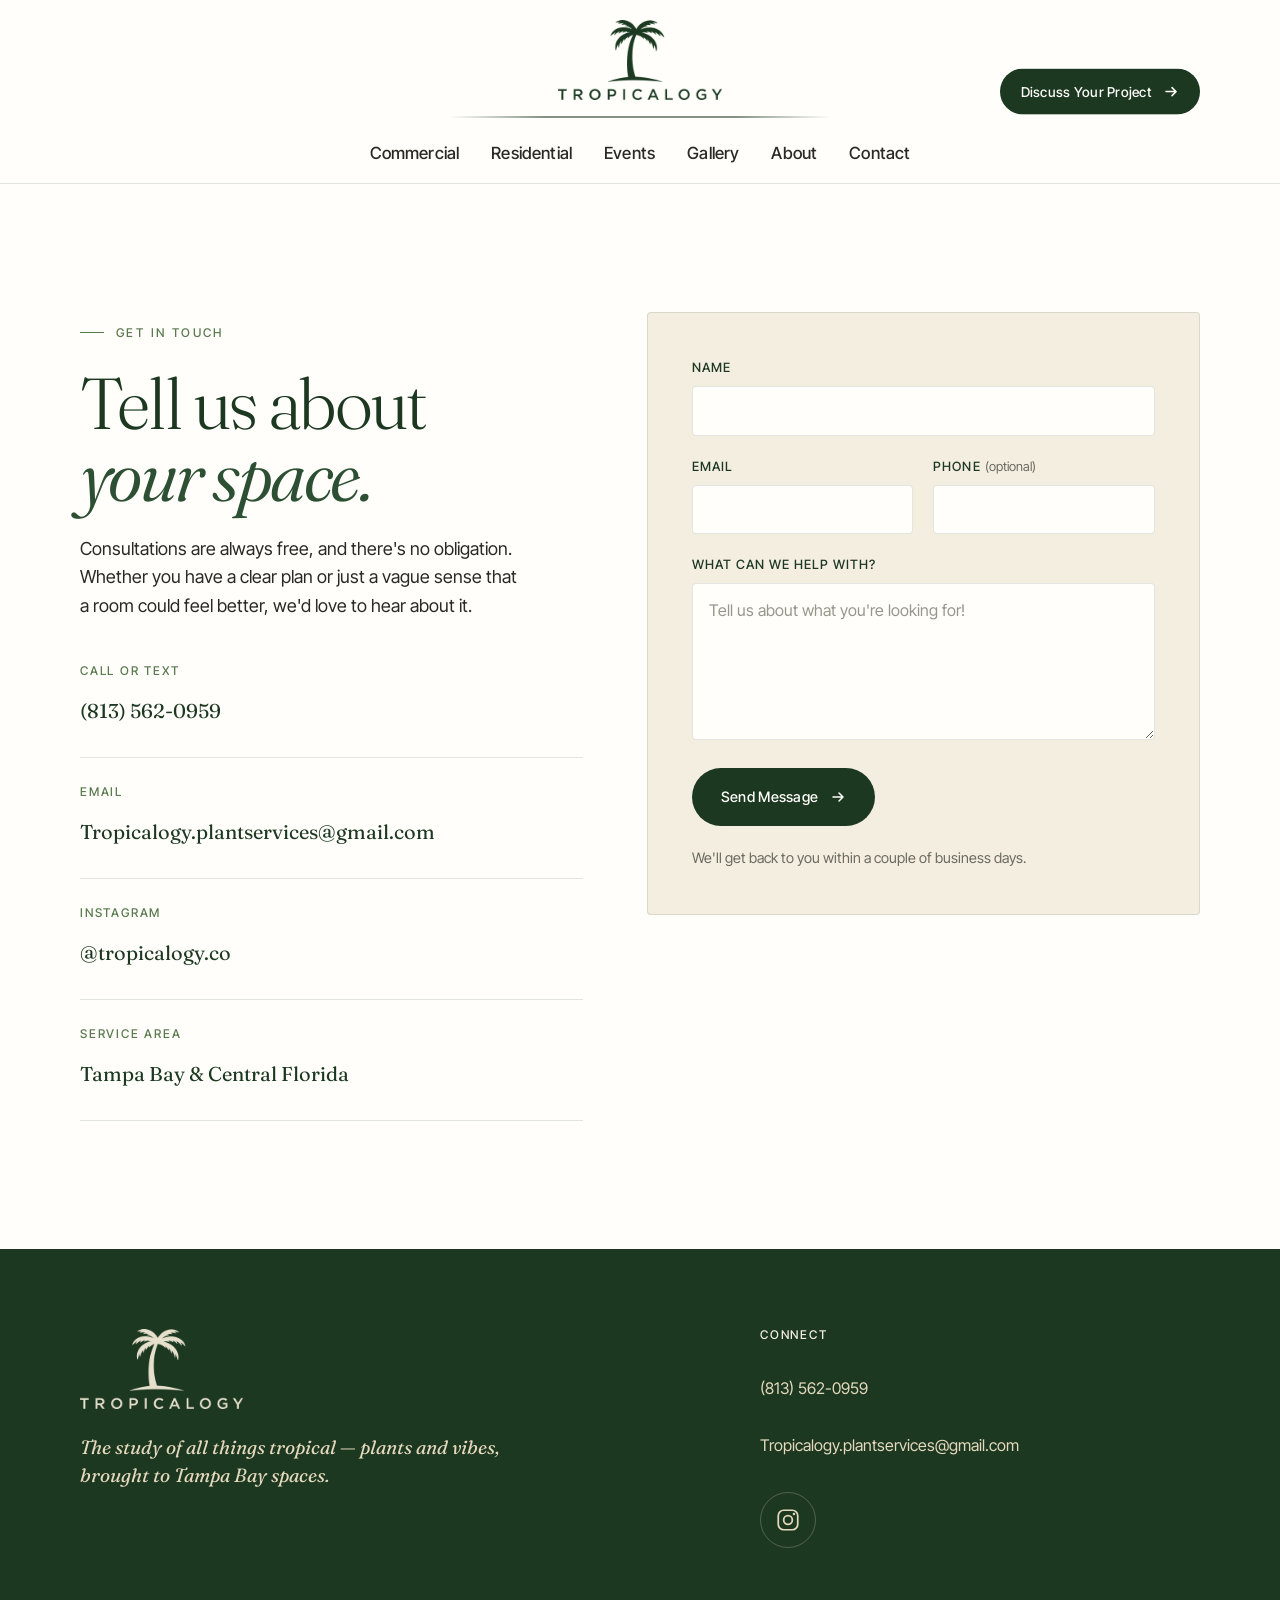
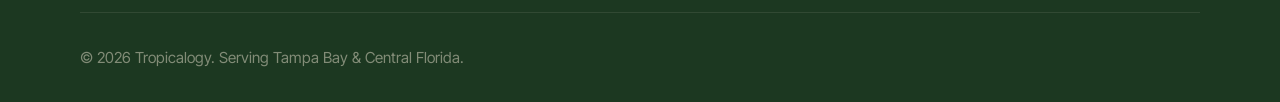
<file: contact.html>
<!DOCTYPE html>
<html lang="en">
<head>
  <meta charset="UTF-8" />
  <script>document.documentElement.classList.add('js');</script>
  <meta name="viewport" content="width=device-width, initial-scale=1.0" />
 
  <title>Contact Tropicalogy — Free Plant Design Consultations in Tampa Bay</title>
  <meta name="description" content="Get in touch with Tropicalogy for a free consultation — interior plant design, installation, and maintenance across Tampa Bay and Central Florida." />
  <meta name="keywords" content="contact Tropicalogy, plant service Tampa Bay, free consultation" />
  <meta name="author" content="Tropicalogy" />
  <meta name="robots" content="index, follow" />
  <meta name="theme-color" content="#1c3821" />
  <link rel="canonical" href="https://tropicalogyplantservices.com/contact.html" />
 
  <link rel="icon" href="/favicon.ico" sizes="any" />
  <link rel="apple-touch-icon" href="/apple-touch-icon.png" />
 
  <meta property="og:title" content="Contact — Tropicalogy" />
  <meta property="og:description" content="Free consultations for interior plant design across Tampa Bay." />
  <meta property="og:type" content="website" />
  <meta property="og:url" content="https://tropicalogyplantservices.com/contact.html" />
  <meta property="og:site_name" content="Tropicalogy" />
  <meta property="og:image" content="https://tropicalogyplantservices.com/og-image.jpg" />
  <meta property="og:image:width" content="1200" />
  <meta property="og:image:height" content="630" />
  <meta property="og:locale" content="en_US" />
 
  <meta name="twitter:card" content="summary_large_image" />
  <meta name="twitter:title" content="Contact — Tropicalogy" />
  <meta name="twitter:description" content="Free consultations for interior plant design across Tampa Bay." />
  <meta name="twitter:image" content="https://tropicalogyplantservices.com/og-image.jpg" />
 
  <link rel="preconnect" href="https://fonts.googleapis.com" />
  <link rel="preconnect" href="https://fonts.gstatic.com" crossorigin />
  <link href="https://fonts.googleapis.com/css2?family=Fraunces:ital,opsz,wght@0,9..144,300..500;1,9..144,300..500&family=Inter+Tight:wght@400;500;600&family=JetBrains+Mono:wght@400&display=swap" rel="stylesheet" />
 
  <link rel="stylesheet" href="style.css" />
</head>
<body>

  <a class="skip-link" href="#main">Skip to content</a>

  <!-- ========================= HEADER ========================= -->
  <header class="site-header" role="banner">
    <div class="header-inner">
      <a href="index.html" class="logo" aria-label="Tropicalogy home">
        <img width="400" height="196" src="images/logo-no-background.png" alt="Tropicalogy logo" />
      </a>

      <div class="header-divider" aria-hidden="true">
        <span class="header-divider__line"></span>
      </div>

      <nav class="nav" aria-label="Primary">
        <ul class="nav-list" id="primary-nav">
          <li><a href="services/commercial.html">Commercial</a></li>
          <li><a href="services/residential.html">Residential</a></li>
          <li><a href="services/events-workshops.html">Events</a></li>
          <li><a href="gallery.html">Gallery</a></li>
          <li><a href="about.html">About</a></li>
          <li><a href="contact.html" aria-current="page">Contact</a></li>
        </ul>
        <a href="contact.html" class="btn btn--primary header-cta">
          Discuss Your Project
          <svg class="btn__arrow" viewBox="0 0 16 16" fill="none" aria-hidden="true">
            <path d="M3 8h10M9 4l4 4-4 4" stroke="currentColor" stroke-width="1.5" stroke-linecap="round" stroke-linejoin="round" />
          </svg>
        </a>
        <button class="nav-toggle" aria-label="Toggle menu" aria-expanded="false" aria-controls="primary-nav">
          <span></span><span></span><span></span>
        </button>
      </nav>
    </div>
  </header>

  <main id="main">

    <!-- ========================= CONTACT ========================= -->
    <section class="section contact-section">
      <div class="container">
        <div class="contact-grid">

          <!-- Left: intro + direct details -->
          <div class="contact-intro">
            <p class="eyebrow">Get in touch</p>
            <h1 class="contact-title">
              Tell us about<br />
              <em>your space.</em>
            </h1>
            <p class="contact-lede">
              Consultations are always free, and there's no obligation. Whether you have a clear plan or just a vague sense that a room could feel better, we'd love to hear about it.
            </p>

            <div class="contact-details">
              <div class="contact-detail">
                <span class="contact-detail__label">Call or text</span>
                <a href="tel:8135620959" class="contact-detail__value">(813) 562-0959</a>
              </div>
              <div class="contact-detail">
                <span class="contact-detail__label">Email</span>
                <a href="mailto:Tropicalogy.plantservices@gmail.com" class="contact-detail__value">Tropicalogy.plantservices@gmail.com</a>
              </div>
              <div class="contact-detail">
                <span class="contact-detail__label">Instagram</span>
                <a href="https://www.instagram.com/tropicalogy.co/" target="_blank" rel="noopener" class="contact-detail__value">@tropicalogy.co</a>
              </div>
              <div class="contact-detail">
                <span class="contact-detail__label">Service area</span>
                <span class="contact-detail__value">Tampa Bay &amp; Central Florida</span>
              </div>
            </div>
          </div>

          <!-- Right: the form -->
          <div class="contact-form-wrap">
            <form
              name="contact"
              method="POST"
              data-netlify="true"
              netlify-honeypot="bot-field"
              action="/thank-you.html"
              class="contact-form"
            >
              <!-- Netlify form identifier -->
              <input type="hidden" name="form-name" value="contact" />

              <!-- Honeypot field for spam — hidden from real users -->
              <p class="contact-hidden">
                <label>Don't fill this out if you're human: <input name="bot-field" /></label>
              </p>

              <div class="form-row">
                <div class="form-field">
                  <label for="name">Name</label>
                  <input type="text" id="name" name="name" required autocomplete="name" />
                </div>
              </div>

              <div class="form-row form-row--split">
                <div class="form-field">
                  <label for="email">Email</label>
                  <input type="email" id="email" name="email" required autocomplete="email" />
                </div>
                <div class="form-field">
                  <label for="phone">Phone <span class="form-optional">(optional)</span></label>
                  <input type="tel" id="phone" name="phone" autocomplete="tel" />
                </div>
              </div>

              <div class="form-row">
                <div class="form-field">
                  <label for="message">What can we help with?</label>
                  <textarea id="message" name="message" rows="5" required placeholder="Tell us about what you're looking for!"></textarea>
                </div>
              </div>

              <button type="submit" class="btn btn--primary contact-submit">
                Send Message
                <svg class="btn__arrow" viewBox="0 0 16 16" fill="none" aria-hidden="true">
                  <path d="M3 8h10M9 4l4 4-4 4" stroke="currentColor" stroke-width="1.5" stroke-linecap="round" stroke-linejoin="round" />
                </svg>
              </button>

              <p class="contact-form-note">
                We'll get back to you within a couple of business days.
              </p>
            </form>
          </div>

        </div>
      </div>
    </section>

  </main>

  <!-- ========================= FOOTER ========================= -->
  <footer class="site-footer" role="contentinfo">
    <div class="container">
      <div class="footer-grid">
        <div class="footer-brand">
          <a href="index.html" class="logo footer-logo" aria-label="Tropicalogy home">
            <img decoding="async" loading="lazy" width="400" height="196" src="images/logo-tan.png" alt="Tropicalogy" />
          </a>
          <p>The study of all things tropical — plants and vibes, brought to Tampa Bay spaces.</p>
        </div>

        <div class="footer-col">
          <h4>Connect</h4>
          <ul>
            <li><a href="tel:8135620959">(813) 562-0959</a></li>
            <li><a href="mailto:Tropicalogy.plantservices@gmail.com">Tropicalogy.plantservices@gmail.com</a></li>
          </ul>
          <a href="https://www.instagram.com/tropicalogy.co/" target="_blank" rel="noopener" class="social-icon" aria-label="Tropicalogy on Instagram">
            <svg viewBox="0 0 24 24" fill="none" aria-hidden="true">
              <rect x="3" y="3" width="18" height="18" rx="5" stroke="currentColor" stroke-width="1.6"/>
              <circle cx="12" cy="12" r="4" stroke="currentColor" stroke-width="1.6"/>
              <circle cx="17.5" cy="6.5" r="1.1" fill="currentColor"/>
            </svg>
          </a>
        </div>
      </div>

      <div class="footer-bottom">
        <p>&copy; 2026 Tropicalogy. Serving Tampa Bay &amp; Central Florida.</p>
      </div>
    </div>
  </footer>

  <script src="js/main.js" defer></script>
</body>
</html>
</file>
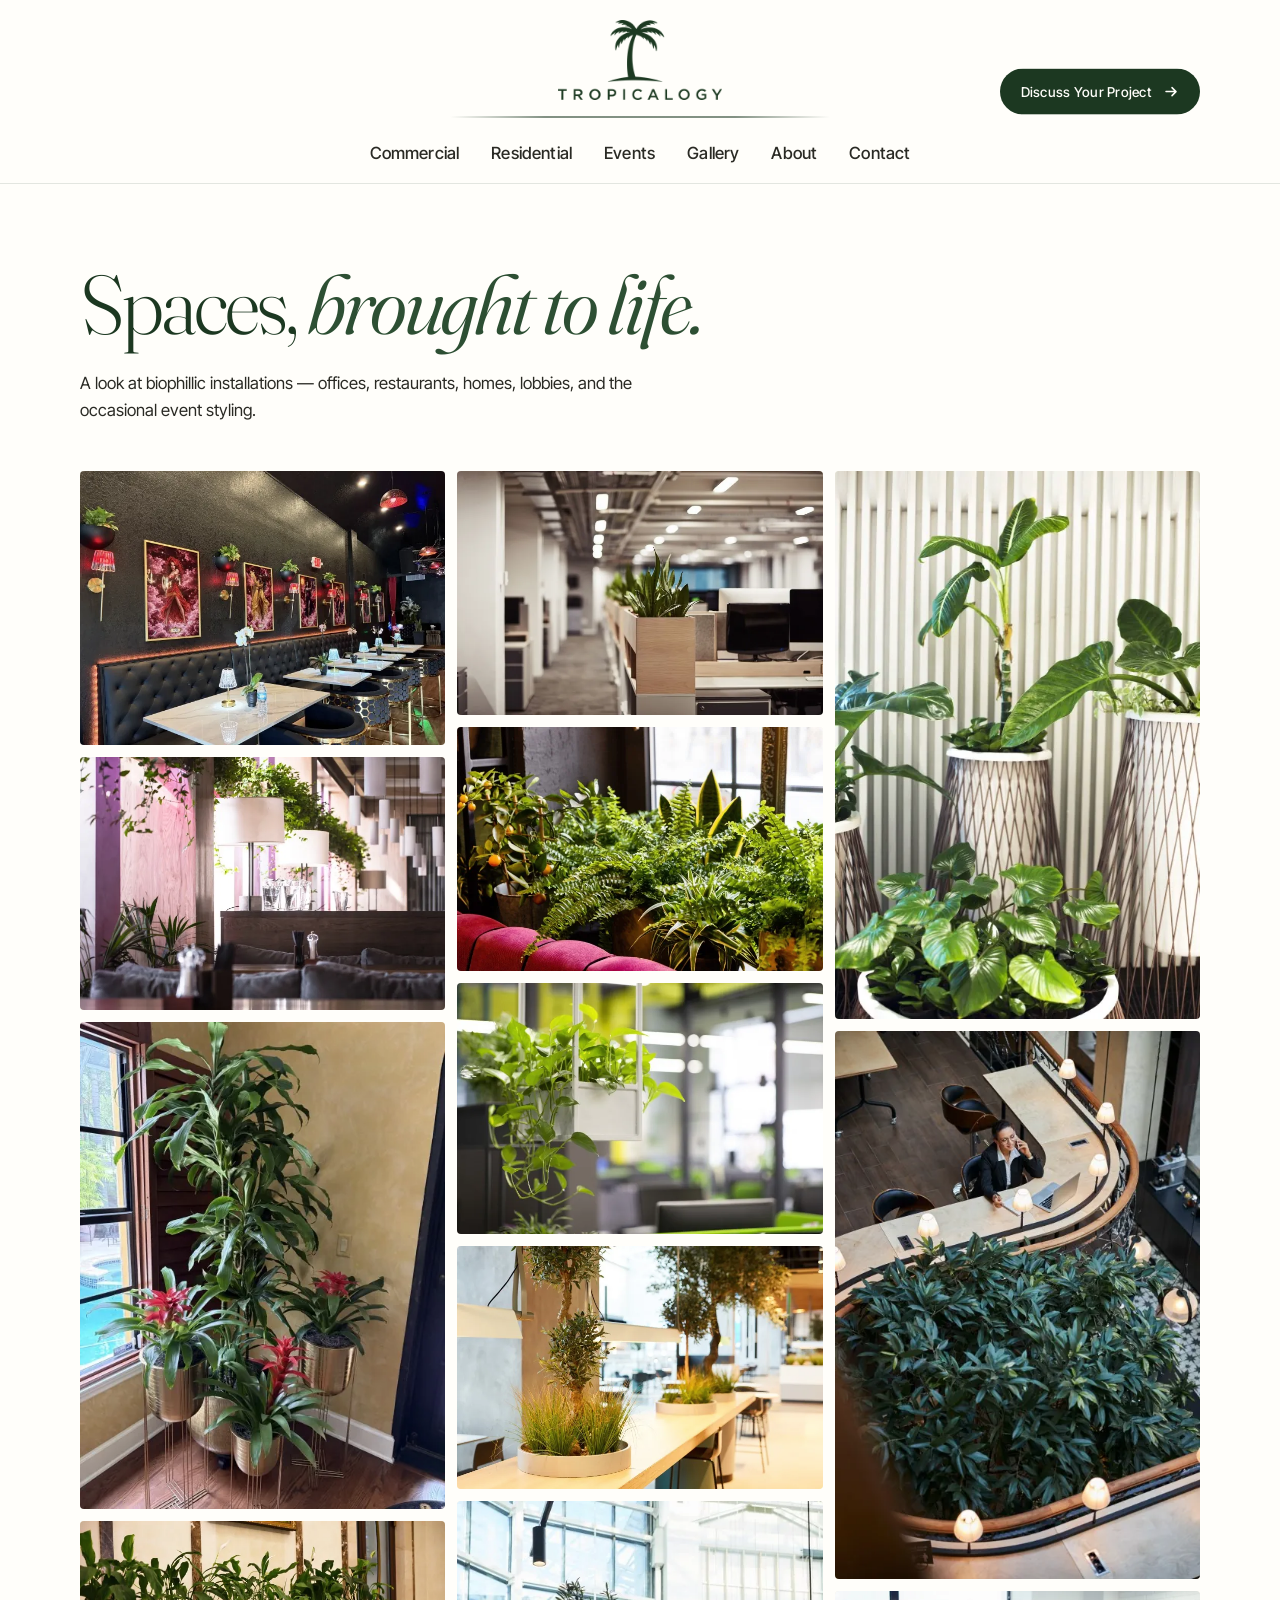
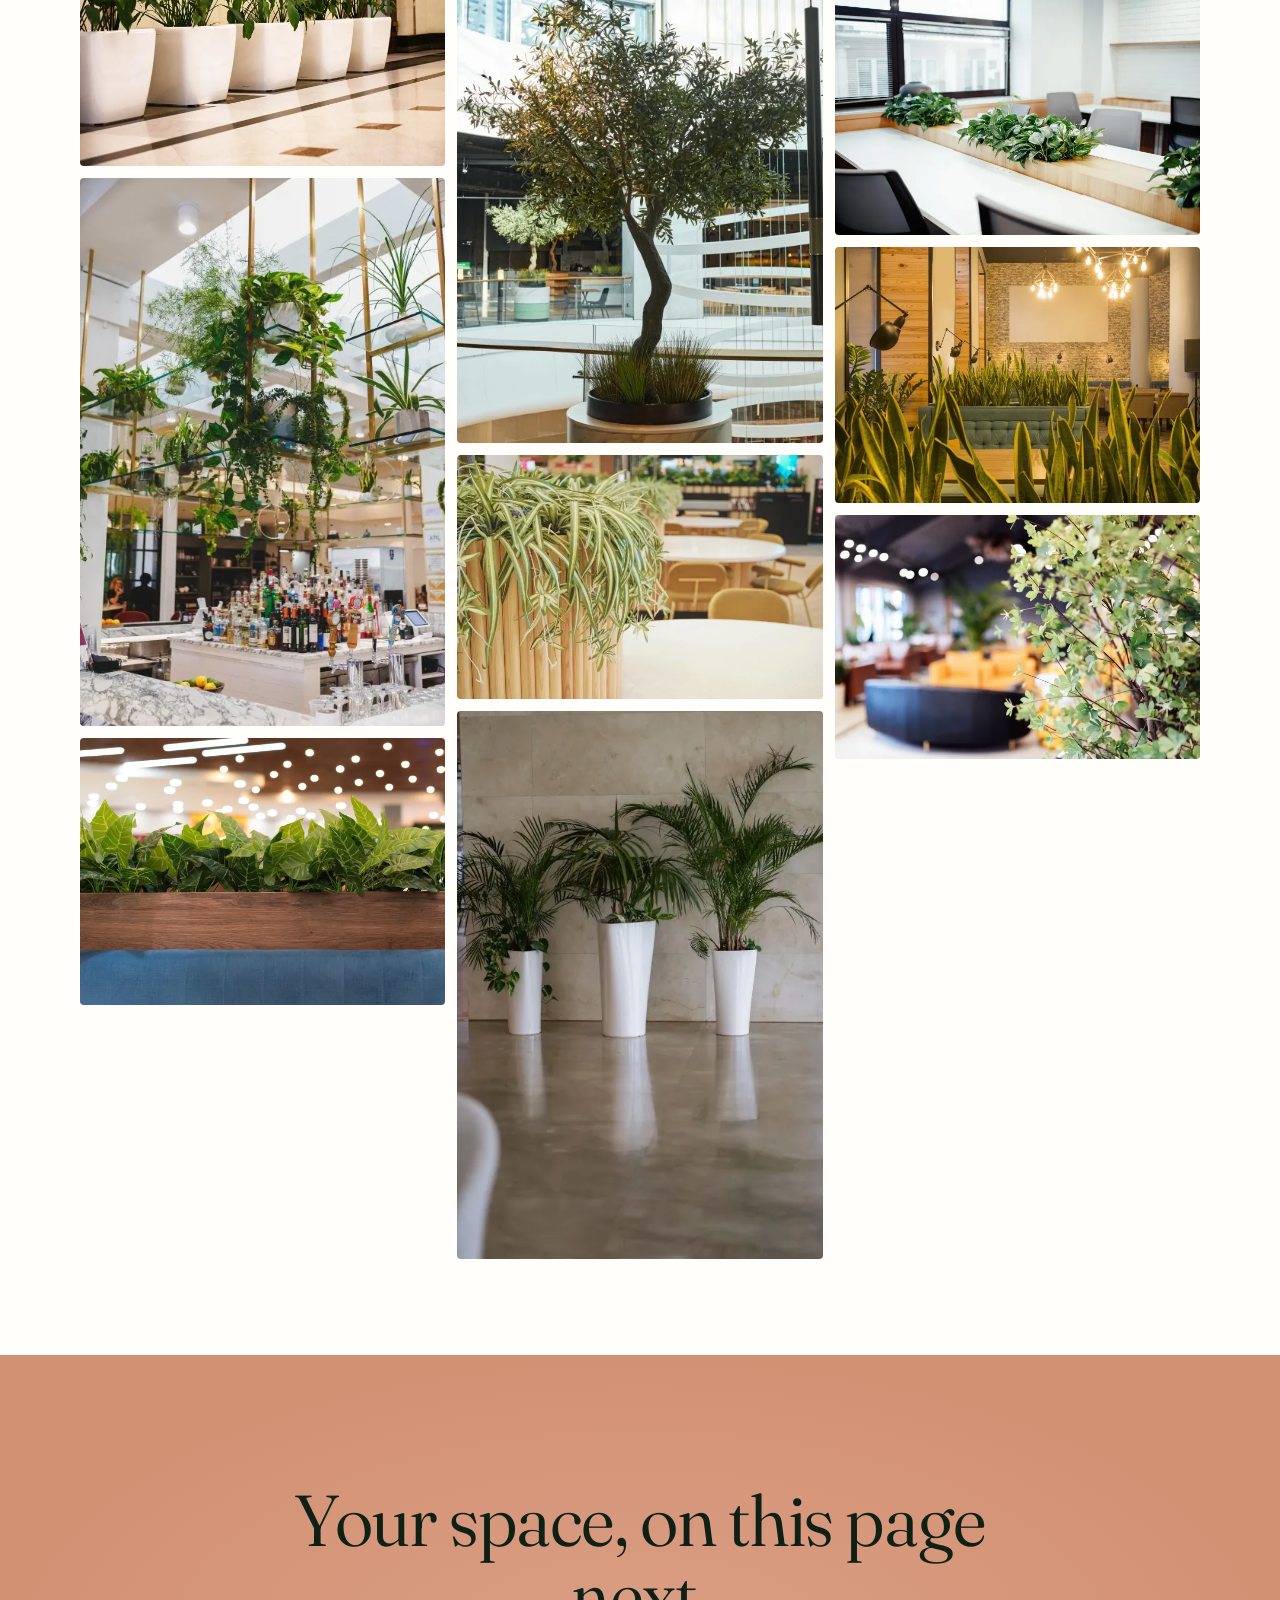
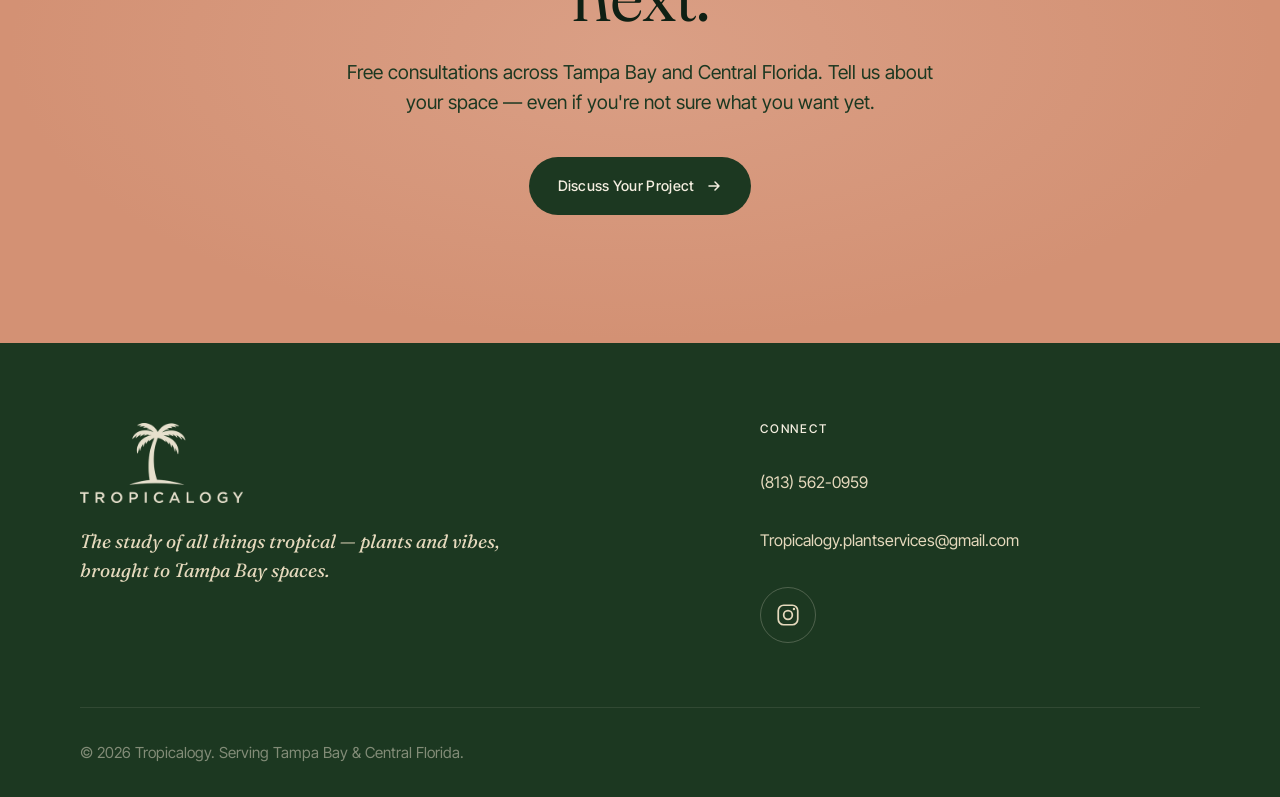
<file: gallery.html>
<!DOCTYPE html>
<html lang="en">
<head>
  <meta charset="UTF-8" />
  <script>document.documentElement.classList.add('js');</script>
  <meta name="viewport" content="width=device-width, initial-scale=1.0" />
 
  <title>Gallery — Recent Plant Installations in Tampa Bay — Tropicalogy</title>
  <meta name="description" content="A look at recent interior plant installations across Tampa Bay — offices, homes, lobbies, restaurants, and event styling by Tropicalogy." />
  <meta name="keywords" content="plant installation gallery, Tampa Bay interior plants, plant design portfolio" />
  <meta name="author" content="Tropicalogy" />
  <meta name="robots" content="index, follow" />
  <meta name="theme-color" content="#1c3821" />
  <link rel="canonical" href="https://tropicalogyplantservices.com/gallery.html" />
 
  <link rel="icon" href="/favicon.ico" sizes="any" />
  <link rel="apple-touch-icon" href="/apple-touch-icon.png" />
 
  <meta property="og:title" content="Gallery — Tropicalogy" />
  <meta property="og:description" content="A look at recent interior plant installations across Tampa Bay." />
  <meta property="og:type" content="website" />
  <meta property="og:url" content="https://tropicalogyplantservices.com/gallery.html" />
  <meta property="og:site_name" content="Tropicalogy" />
  <meta property="og:image" content="https://tropicalogyplantservices.com/og-image.jpg" />
  <meta property="og:image:width" content="1200" />
  <meta property="og:image:height" content="630" />
  <meta property="og:locale" content="en_US" />
 
  <meta name="twitter:card" content="summary_large_image" />
  <meta name="twitter:title" content="Gallery — Tropicalogy" />
  <meta name="twitter:description" content="A look at recent interior plant installations across Tampa Bay." />
  <meta name="twitter:image" content="https://tropicalogyplantservices.com/og-image.jpg" />
 
  <link rel="preconnect" href="https://fonts.googleapis.com" />
  <link rel="preconnect" href="https://fonts.gstatic.com" crossorigin />
  <link href="https://fonts.googleapis.com/css2?family=Fraunces:ital,opsz,wght@0,9..144,300..500;1,9..144,300..500&family=Inter+Tight:wght@400;500;600&family=JetBrains+Mono:wght@400&display=swap" rel="stylesheet" />
 
  <link rel="stylesheet" href="style.css" />
</head>
<body>

  <a class="skip-link" href="#main">Skip to content</a>

  <!-- ========================= HEADER ========================= -->
  <header class="site-header" role="banner">
    <div class="header-inner">
      <a href="index.html" class="logo" aria-label="Tropicalogy home">
        <img width="400" height="196" src="images/logo-no-background.png" alt="Tropicalogy logo" />
      </a>

      <div class="header-divider" aria-hidden="true">
        <span class="header-divider__line"></span>
      </div>

      <nav class="nav" aria-label="Primary">
        <ul class="nav-list" id="primary-nav">
          <li><a href="services/commercial.html">Commercial</a></li>
          <li><a href="services/residential.html">Residential</a></li>
          <li><a href="services/events-workshops.html">Events</a></li>
          <li><a href="gallery.html" aria-current="page">Gallery</a></li>
          <li><a href="about.html">About</a></li>
          <li><a href="contact.html">Contact</a></li>
        </ul>
        <a href="contact.html" class="btn btn--primary header-cta">
          Discuss Your Project
          <svg class="btn__arrow" viewBox="0 0 16 16" fill="none" aria-hidden="true">
            <path d="M3 8h10M9 4l4 4-4 4" stroke="currentColor" stroke-width="1.5" stroke-linecap="round" stroke-linejoin="round" />
          </svg>
        </a>
        <button class="nav-toggle" aria-label="Toggle menu" aria-expanded="false" aria-controls="primary-nav">
          <span></span><span></span><span></span>
        </button>
      </nav>
    </div>
  </header>

  <main id="main">

    <!-- ========================= GALLERY HERO ========================= -->
    <section class="gallery-hero">
      <div class="container">
        <div class="gallery-hero__inner">
          <h1 class="gallery-hero__title">
            Spaces, <em>brought to life.</em>
          </h1>
          <p class="gallery-hero__sub">
            A look at biophillic installations — offices, restaurants, homes, lobbies, and the occasional event styling.
          </p>
        </div>
      </div>
    </section>

    <!-- ========================= MASONRY GALLERY ========================= -->
    <section class="gallery-section">
      <div class="container container--wide">
        <div class="gallery-masonry">

          <figure class="gallery-card reveal">
            <img decoding="async" width="640" height="480" src="images/restaraunt-1.webp" alt="A dark restaurant with plants that are in decorative planters on the wall" loading="lazy" />
          </figure>
          <figure class="gallery-card reveal">
            <img decoding="async" width="694" height="480" src="images/decor-in-the-interior-of-a-cafe.webp" alt="Plants hanging in a restaurant with other warm decorative elements" loading="lazy" />
          </figure>
          <figure class="gallery-card reveal">
            <img decoding="async" width="480" height="640" src="images/cool-planter-3.webp" alt="Plants in a corner in decorative planters" loading="lazy" />
          </figure>
          <figure class="gallery-card reveal">
            <img decoding="async" width="716" height="480" src="images/bouquet-flowers-in-the-vase-on-the-table-in-the-l-utc.webp" alt="Plants in large white planters in a mall" loading="lazy" />
          </figure>
          <figure class="gallery-card reveal">
            <img decoding="async" width="480" height="720" src="images/light-and-airy-white-and-marble-bar-with-hanging.webp" alt="Multiple plants in decorative vases hanging above a bar" loading="lazy" />
          </figure>
          <figure class="gallery-card reveal">
            <img decoding="async" width="657" height="480" src="images/green-plant-background-at-the-cafe-in-shopping-cen.webp" alt="A long planter behind a booth seat at a cafe with plants in it" loading="lazy" />
          </figure>
          <figure class="gallery-card reveal">
            <img decoding="async" width="720" height="480" src="images/calm-office-space-with-plants-in-planters.webp" alt="Office space with a line of planters with plants in them" loading="lazy" />
          </figure>
          <figure class="gallery-card reveal">
            <img decoding="async" width="719" height="480" src="images/bright-indoor-plants-near-a-window-with-natural-li.webp" alt="Plants in planters behind a sofa in a window sill" loading="lazy" />
          </figure>
          <figure class="gallery-card reveal">
            <img decoding="async" width="699" height="480" src="images/young-green-plants-in-pots-in-eco-office-interior.webp" alt="Young potted plants lined up in an eco-conscious office" loading="lazy" />
          </figure>
          <figure class="gallery-card reveal">
            <img decoding="async" width="720" height="480" src="images/food-court-decorated-with-plants.webp" alt="A food court with planters inside the tables containing plants" loading="lazy" />
          </figure>
          <figure class="gallery-card reveal">
            <img decoding="async" width="480" height="712" src="images/decorative-tree-in-shopping-mall.webp" alt="A tree in a planter in a shopping mall" loading="lazy" />
          </figure>
          <figure class="gallery-card reveal">
            <img decoding="async" width="720" height="480" src="images/spider-plant-in-wooden-planter-decorating-contempo.webp" alt="A spider plant in a wooden decorative pot" loading="lazy" />
          </figure>
          <figure class="gallery-card reveal">
            <img decoding="async" width="480" height="720" src="images/fresh-flowers-in-the-interior-of-the-hall.webp" alt="A hallway with large vases containing plants" loading="lazy" />
          </figure>
          <figure class="gallery-card reveal">
            <img decoding="async" width="480" height="720" src="images/indoor-green-plants-in-decorative-pots.webp" alt="Plants in decorative pots that are large" loading="lazy" />
          </figure>
          <figure class="gallery-card reveal">
            <img decoding="async" width="480" height="720" src="images/focused-photo-on-stylist-table-being-in-the-office.webp" alt="A woman on the phone with a laptop next to a large indoor planter arrangement" loading="lazy" />
          </figure>
          <figure class="gallery-card reveal">
            <img decoding="async" width="720" height="480" src="images/workplace-in-the-office-with-a-computer-and-smartpjpg.webp" alt="Planters inlaid in office desks with plants in them" loading="lazy" />
          </figure>
          <figure class="gallery-card reveal">
            <img decoding="async" width="684" height="480" src="images/beautiful-and-comfortable-interior-of-cafe-seat.webp" alt="Planters with plants in a meeting room" loading="lazy" />
          </figure>
          <figure class="gallery-card reveal">
            <img decoding="async" width="720" height="480" src="images/defocused-empty-abstract-blurred-bokeh-background.webp" alt="A tree inside of an office" loading="lazy" />
          </figure>

        </div>
      </div>
    </section>

    <!-- ========================= CTA BANNER ========================= -->
    <section class="cta-banner">
      <div class="container">
        <div class="cta-banner-inner reveal">
          <h2>Your space, on this page next.</h2>
          <p>
            Free consultations across Tampa Bay and Central Florida. Tell us about your space — even if you're not sure what you want yet.
          </p>
          <a href="contact.html" class="btn btn--primary">
            Discuss Your Project
            <svg class="btn__arrow" viewBox="0 0 16 16" fill="none" aria-hidden="true">
              <path d="M3 8h10M9 4l4 4-4 4" stroke="currentColor" stroke-width="1.5" stroke-linecap="round" stroke-linejoin="round" />
            </svg>
          </a>
        </div>
      </div>
    </section>

  </main>

  <!-- ========================= FOOTER ========================= -->
  <footer class="site-footer" role="contentinfo">
    <div class="container">
      <div class="footer-grid">
        <div class="footer-brand">
          <a href="index.html" class="logo footer-logo" aria-label="Tropicalogy home">
            <img decoding="async" loading="lazy" width="400" height="196" src="images/logo-tan.png" alt="Tropicalogy" />
          </a>
          <p>The study of all things tropical — plants and vibes, brought to Tampa Bay spaces.</p>
        </div>

        <div class="footer-col">
          <h4>Connect</h4>
          <ul>
            <li><a href="tel:8135620959">(813) 562-0959</a></li>
            <li><a href="mailto:Tropicalogy.plantservices@gmail.com">Tropicalogy.plantservices@gmail.com</a></li>
          </ul>
          <a href="https://www.instagram.com/tropicalogy.co/" target="_blank" rel="noopener" class="social-icon" aria-label="Tropicalogy on Instagram">
            <svg viewBox="0 0 24 24" fill="none" aria-hidden="true">
              <rect x="3" y="3" width="18" height="18" rx="5" stroke="currentColor" stroke-width="1.6"/>
              <circle cx="12" cy="12" r="4" stroke="currentColor" stroke-width="1.6"/>
              <circle cx="17.5" cy="6.5" r="1.1" fill="currentColor"/>
            </svg>
          </a>
        </div>
      </div>

      <div class="footer-bottom">
        <p>&copy; 2026 Tropicalogy. Serving Tampa Bay &amp; Central Florida.</p>
      </div>
    </div>
  </footer>

  <script src="js/main.js" defer></script>
</body>
</html>
</file>
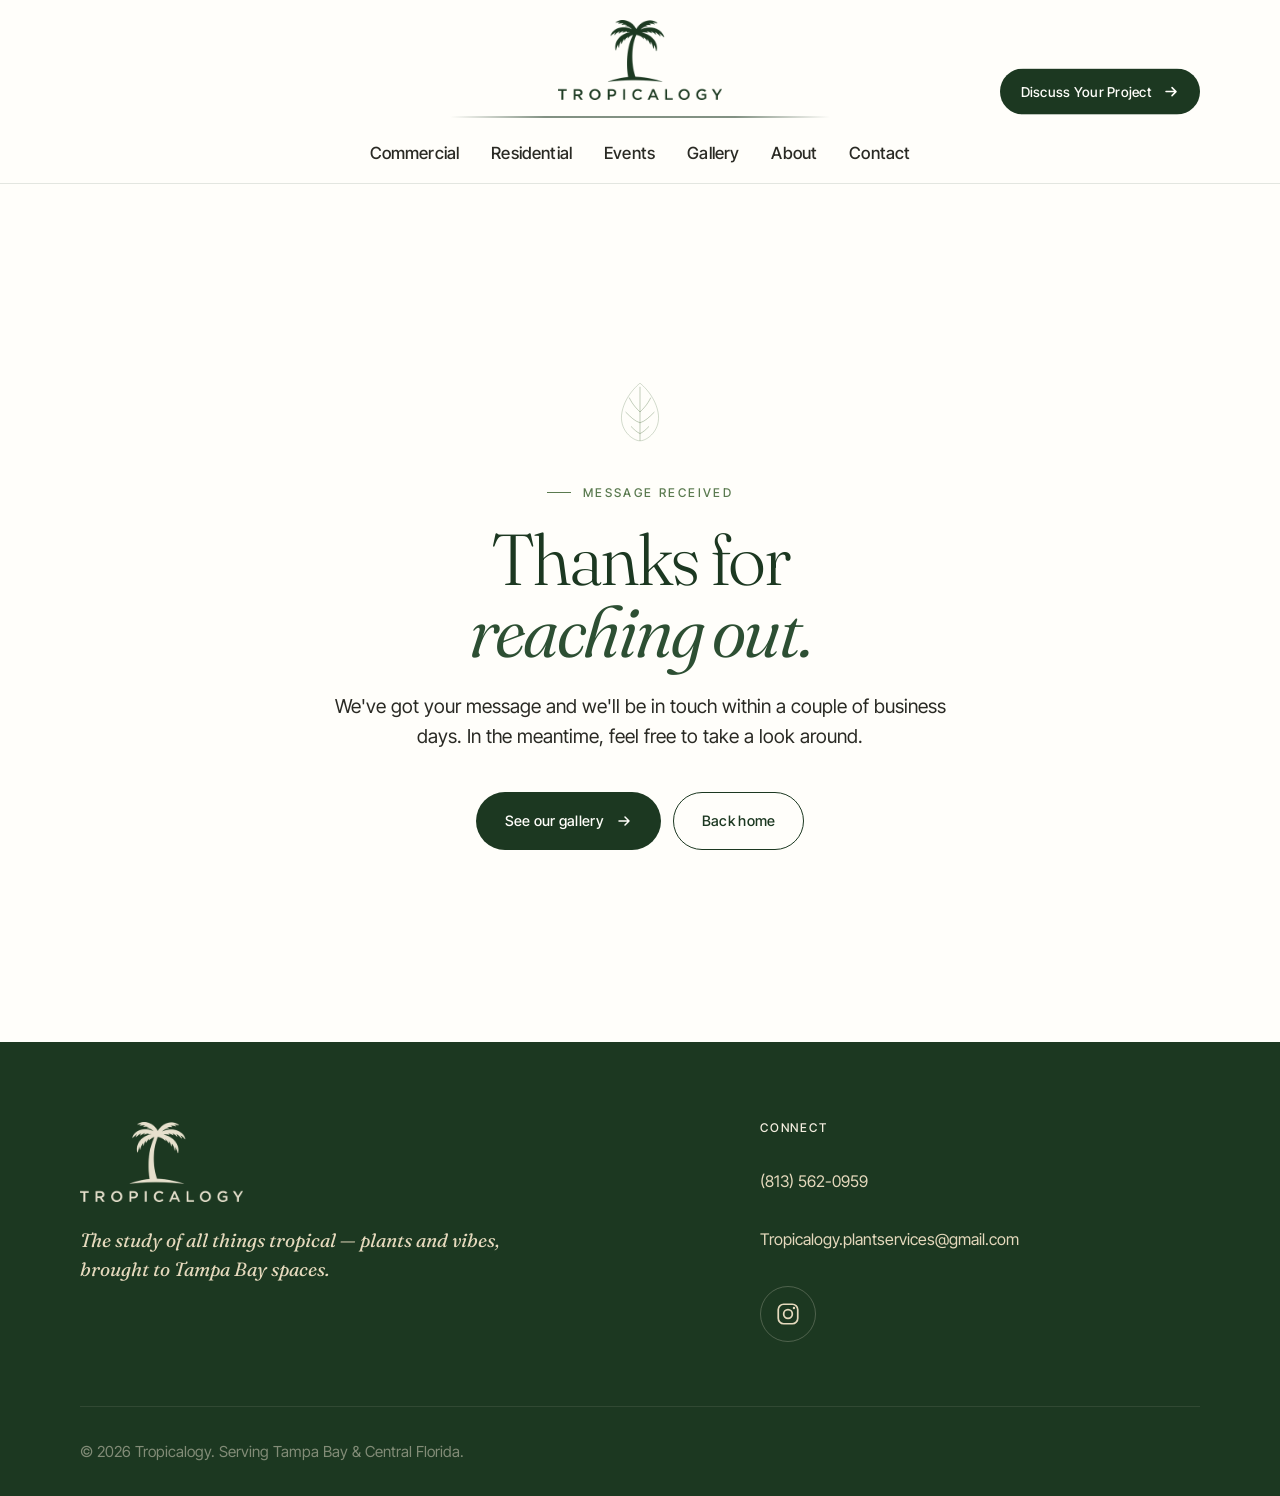
<file: thank-you.html>
<!DOCTYPE html>
<html lang="en">
<head>
  <meta charset="UTF-8" />
  <script>document.documentElement.classList.add('js');</script>
  <meta name="viewport" content="width=device-width, initial-scale=1.0" />
  <title>Thank You — Tropicalogy</title>
  <meta name="description" content="Thanks for reaching out to Tropicalogy. We'll be in touch soon." />
  <meta name="theme-color" content="#1c3821" />
  <meta name="robots" content="noindex" />

  <!-- Fonts -->
  <link rel="preconnect" href="https://fonts.googleapis.com" />
  <link rel="preconnect" href="https://fonts.gstatic.com" crossorigin />
  <link href="https://fonts.googleapis.com/css2?family=Fraunces:ital,opsz,wght@0,9..144,300..500;1,9..144,300..500&family=Inter+Tight:wght@400;500;600&family=JetBrains+Mono:wght@400&display=swap" rel="stylesheet" />

  <!-- Styles -->
  <link rel="stylesheet" href="style.css" />
</head>
<body>

  <a class="skip-link" href="#main">Skip to content</a>

  <!-- ========================= HEADER ========================= -->
  <header class="site-header" role="banner">
    <div class="header-inner">
      <a href="index.html" class="logo" aria-label="Tropicalogy home">
        <img width="400" height="196" src="images/logo-no-background.png" alt="Tropicalogy" />
      </a>

      <div class="header-divider" aria-hidden="true">
        <span class="header-divider__line"></span>
      </div>

      <nav class="nav" aria-label="Primary">
        <ul class="nav-list" id="primary-nav">
          <li><a href="services/commercial.html">Commercial</a></li>
          <li><a href="services/residential.html">Residential</a></li>
          <li><a href="services/events-workshops.html">Events</a></li>
          <li><a href="gallery.html">Gallery</a></li>
          <li><a href="about.html">About</a></li>
          <li><a href="contact.html">Contact</a></li>
        </ul>
        <a href="contact.html" class="btn btn--primary header-cta">
          Discuss Your Project
          <svg class="btn__arrow" viewBox="0 0 16 16" fill="none" aria-hidden="true">
            <path d="M3 8h10M9 4l4 4-4 4" stroke="currentColor" stroke-width="1.5" stroke-linecap="round" stroke-linejoin="round" />
          </svg>
        </a>
        <button class="nav-toggle" aria-label="Toggle menu" aria-expanded="false" aria-controls="primary-nav">
          <span></span><span></span><span></span>
        </button>
      </nav>
    </div>
  </header>

  <main id="main">

    <section class="section thankyou-section">
      <div class="container">
        <div class="thankyou-inner reveal">
          <svg class="thankyou-leaf" viewBox="0 0 200 200" fill="none" xmlns="http://www.w3.org/2000/svg" aria-hidden="true">
            <path d="M100 20c0 0-40 30-50 80s30 80 50 80c20 0 60-30 50-80S100 20 100 20z" stroke="currentColor" stroke-width="1.5" opacity="0.5"/>
            <path d="M100 30c0 50 0 100 0 150M70 60c10 20 20 30 30 40M130 60c-10 20-20 30-30 40M60 100c15 15 25 25 40 30M140 100c-15 15-25 25-40 30M75 140c10 10 15 15 25 20M125 140c-10 10-15 15-25 20" stroke="currentColor" stroke-width="1.5" opacity="0.7"/>
          </svg>
          <p class="eyebrow" style="justify-content:center;">Message received</p>
          <h1 class="thankyou-title">Thanks for<br /><em>reaching out.</em></h1>
          <p class="thankyou-text">
            We've got your message and we'll be in touch within a couple of business days. In the meantime, feel free to take a look around.
          </p>
          <div class="thankyou-actions">
            <a href="gallery.html" class="btn btn--primary">
              See our gallery
              <svg class="btn__arrow" viewBox="0 0 16 16" fill="none" aria-hidden="true">
                <path d="M3 8h10M9 4l4 4-4 4" stroke="currentColor" stroke-width="1.5" stroke-linecap="round" stroke-linejoin="round" />
              </svg>
            </a>
            <a href="index.html" class="btn btn--ghost">Back home</a>
          </div>
        </div>
      </div>
    </section>

  </main>

  <!-- ========================= FOOTER ========================= -->
  <footer class="site-footer" role="contentinfo">
    <div class="container">
      <div class="footer-grid">
        <div class="footer-brand">
          <a href="index.html" class="logo footer-logo" aria-label="Tropicalogy home">
            <img decoding="async" loading="lazy" width="400" height="196" src="images/logo-tan.png" alt="Tropicalogy" />
          </a>
          <p>The study of all things tropical — plants and vibes, brought to Tampa Bay spaces.</p>
        </div>

        <div class="footer-col">
          <h4>Connect</h4>
          <ul>
            <li><a href="tel:8135620959">(813) 562-0959</a></li>
            <li><a href="mailto:Tropicalogy.plantservices@gmail.com">Tropicalogy.plantservices@gmail.com</a></li>
          </ul>
          <a href="https://www.instagram.com/tropicalogy.co/" target="_blank" rel="noopener" class="social-icon" aria-label="Tropicalogy on Instagram">
            <svg viewBox="0 0 24 24" fill="none" aria-hidden="true">
              <rect x="3" y="3" width="18" height="18" rx="5" stroke="currentColor" stroke-width="1.6"/>
              <circle cx="12" cy="12" r="4" stroke="currentColor" stroke-width="1.6"/>
              <circle cx="17.5" cy="6.5" r="1.1" fill="currentColor"/>
            </svg>
          </a>
        </div>
      </div>

      <div class="footer-bottom">
        <p>&copy; 2026 Tropicalogy. Serving Tampa Bay &amp; Central Florida.</p>
      </div>
    </div>
  </footer>

  <script src="js/main.js" defer></script>
</body>
</html>
</file>
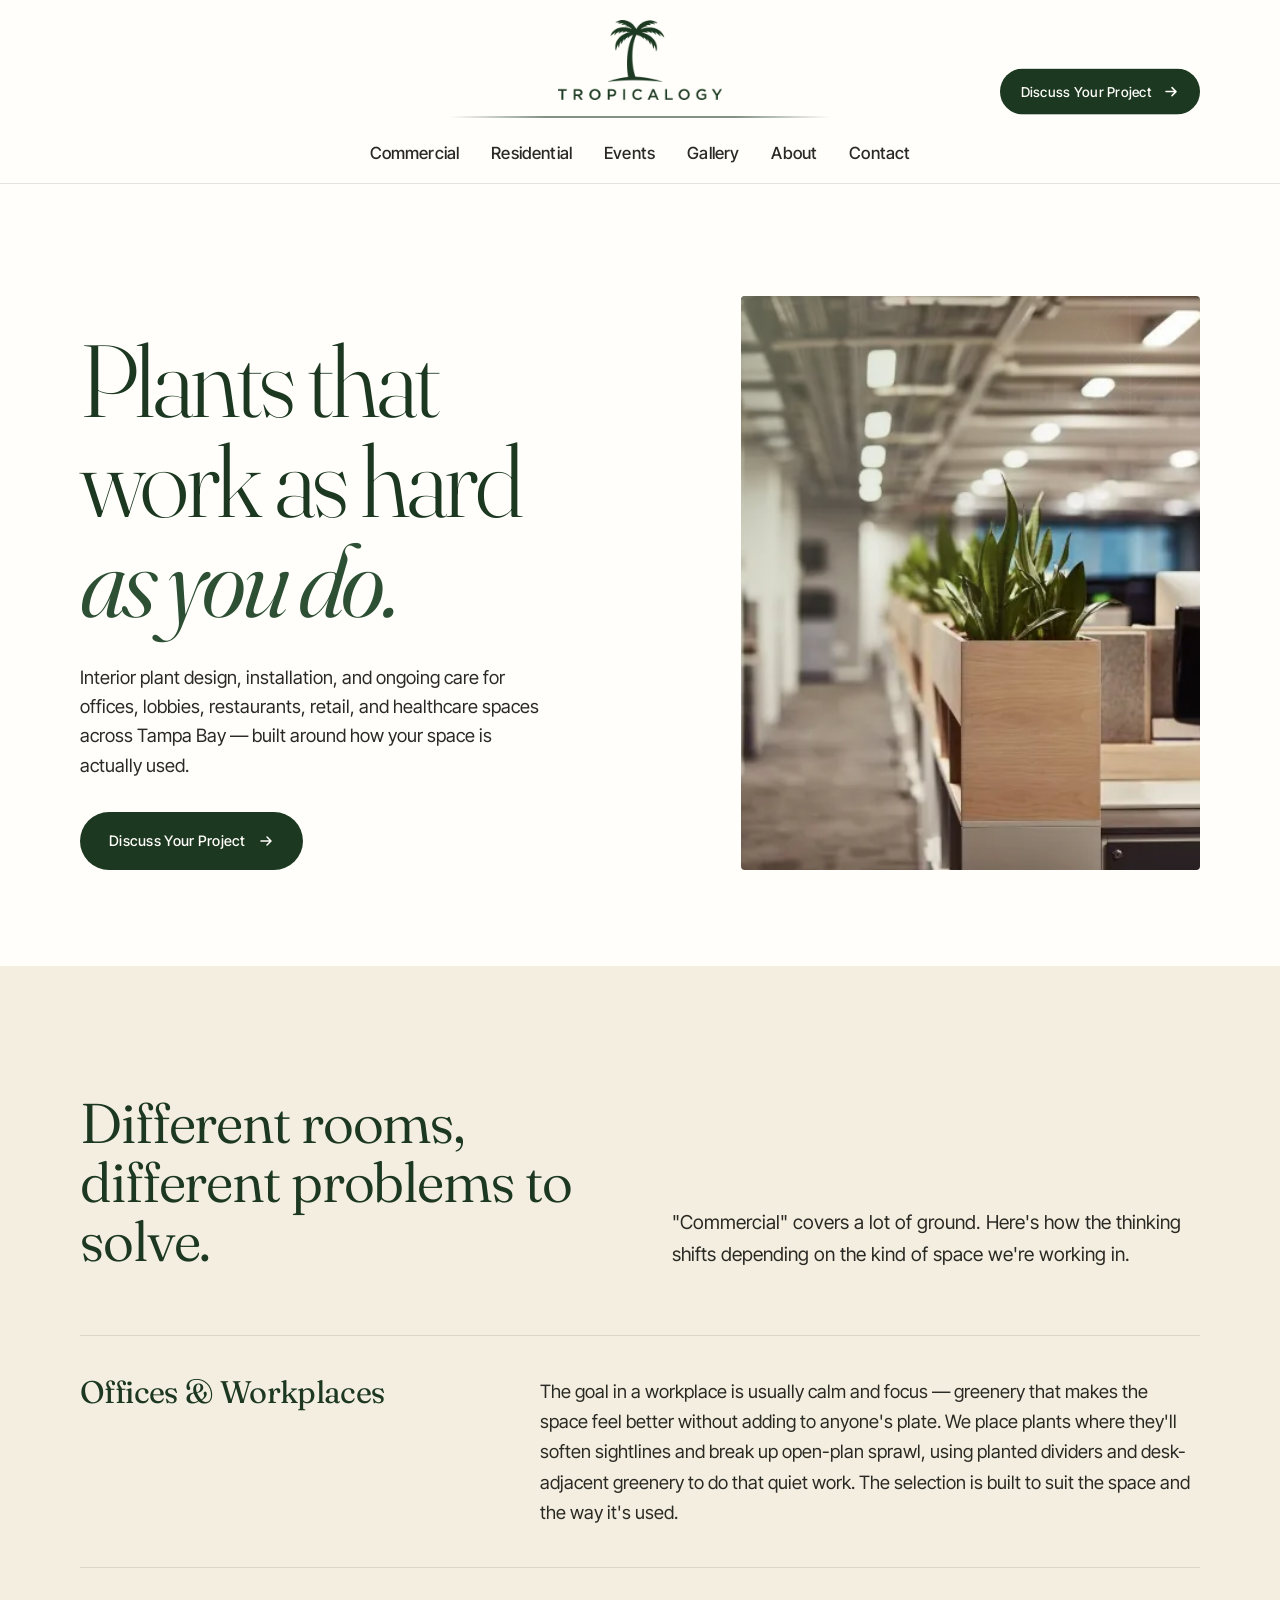
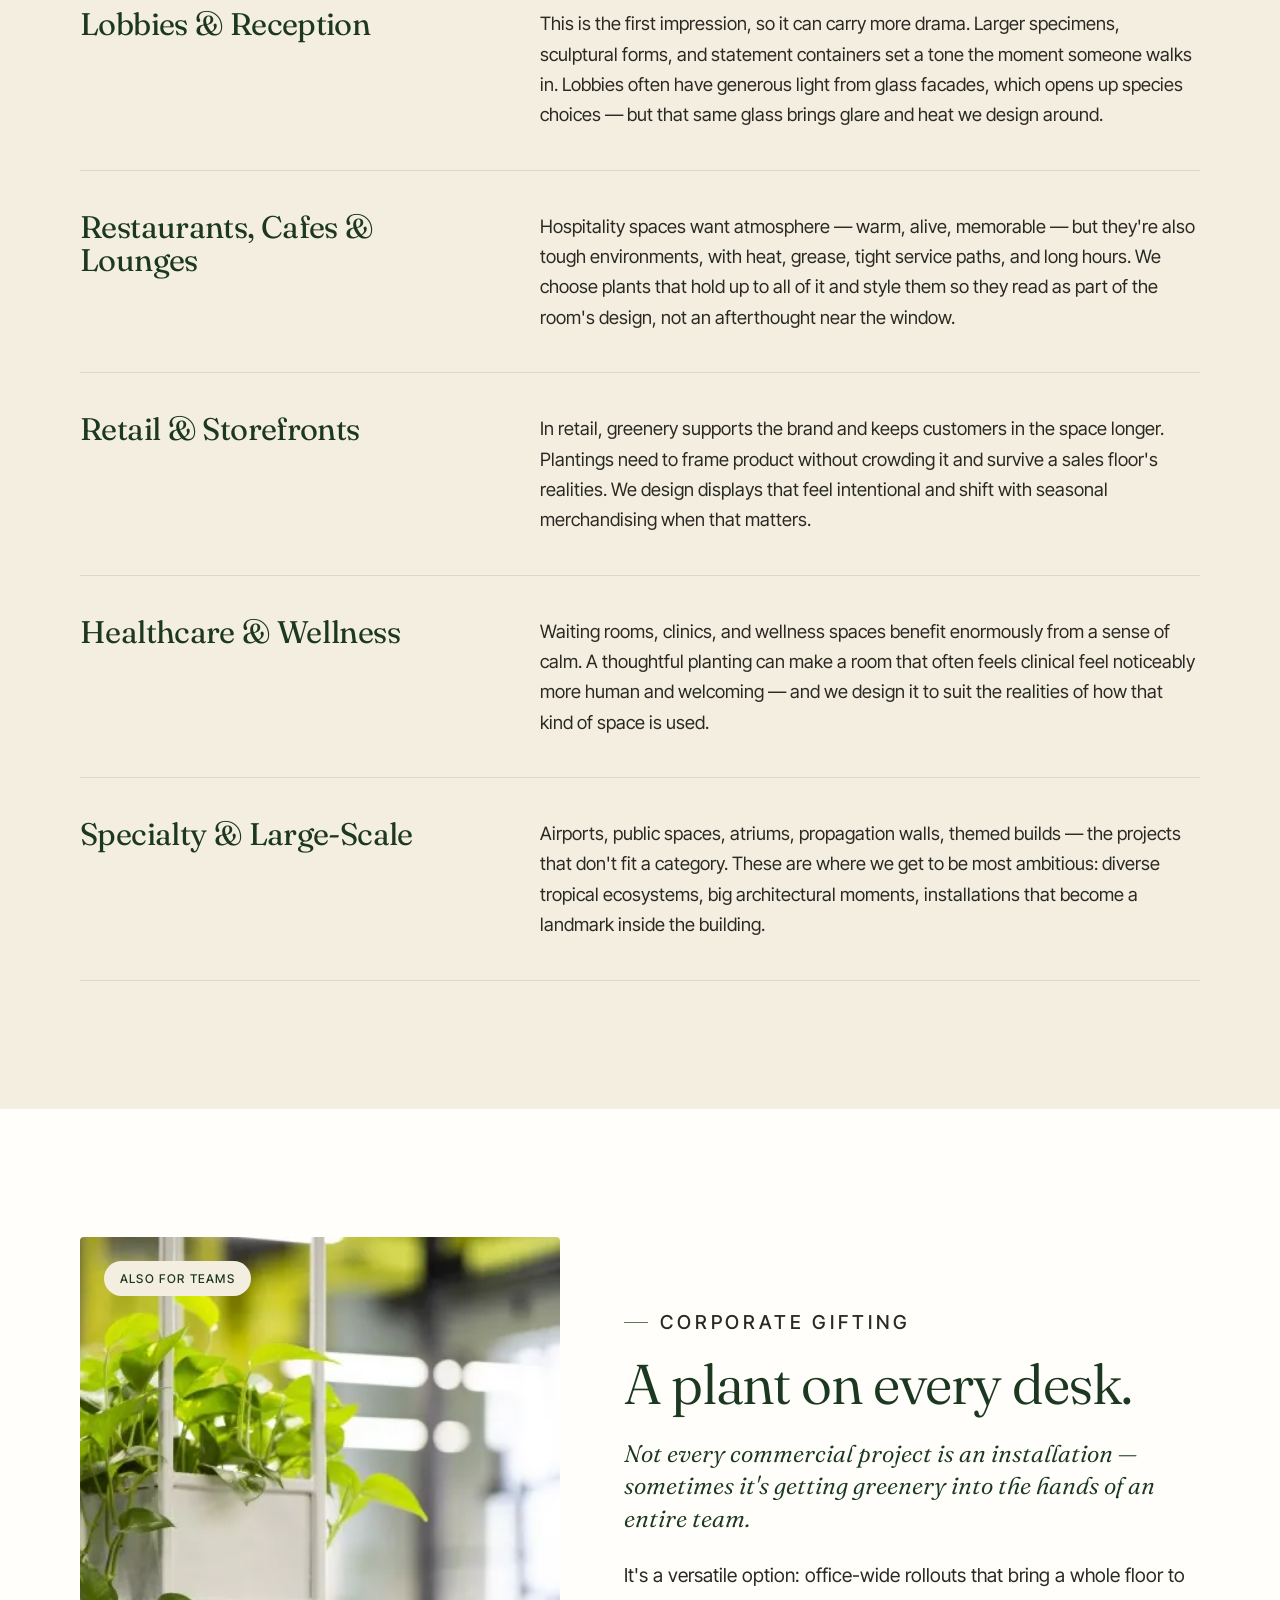
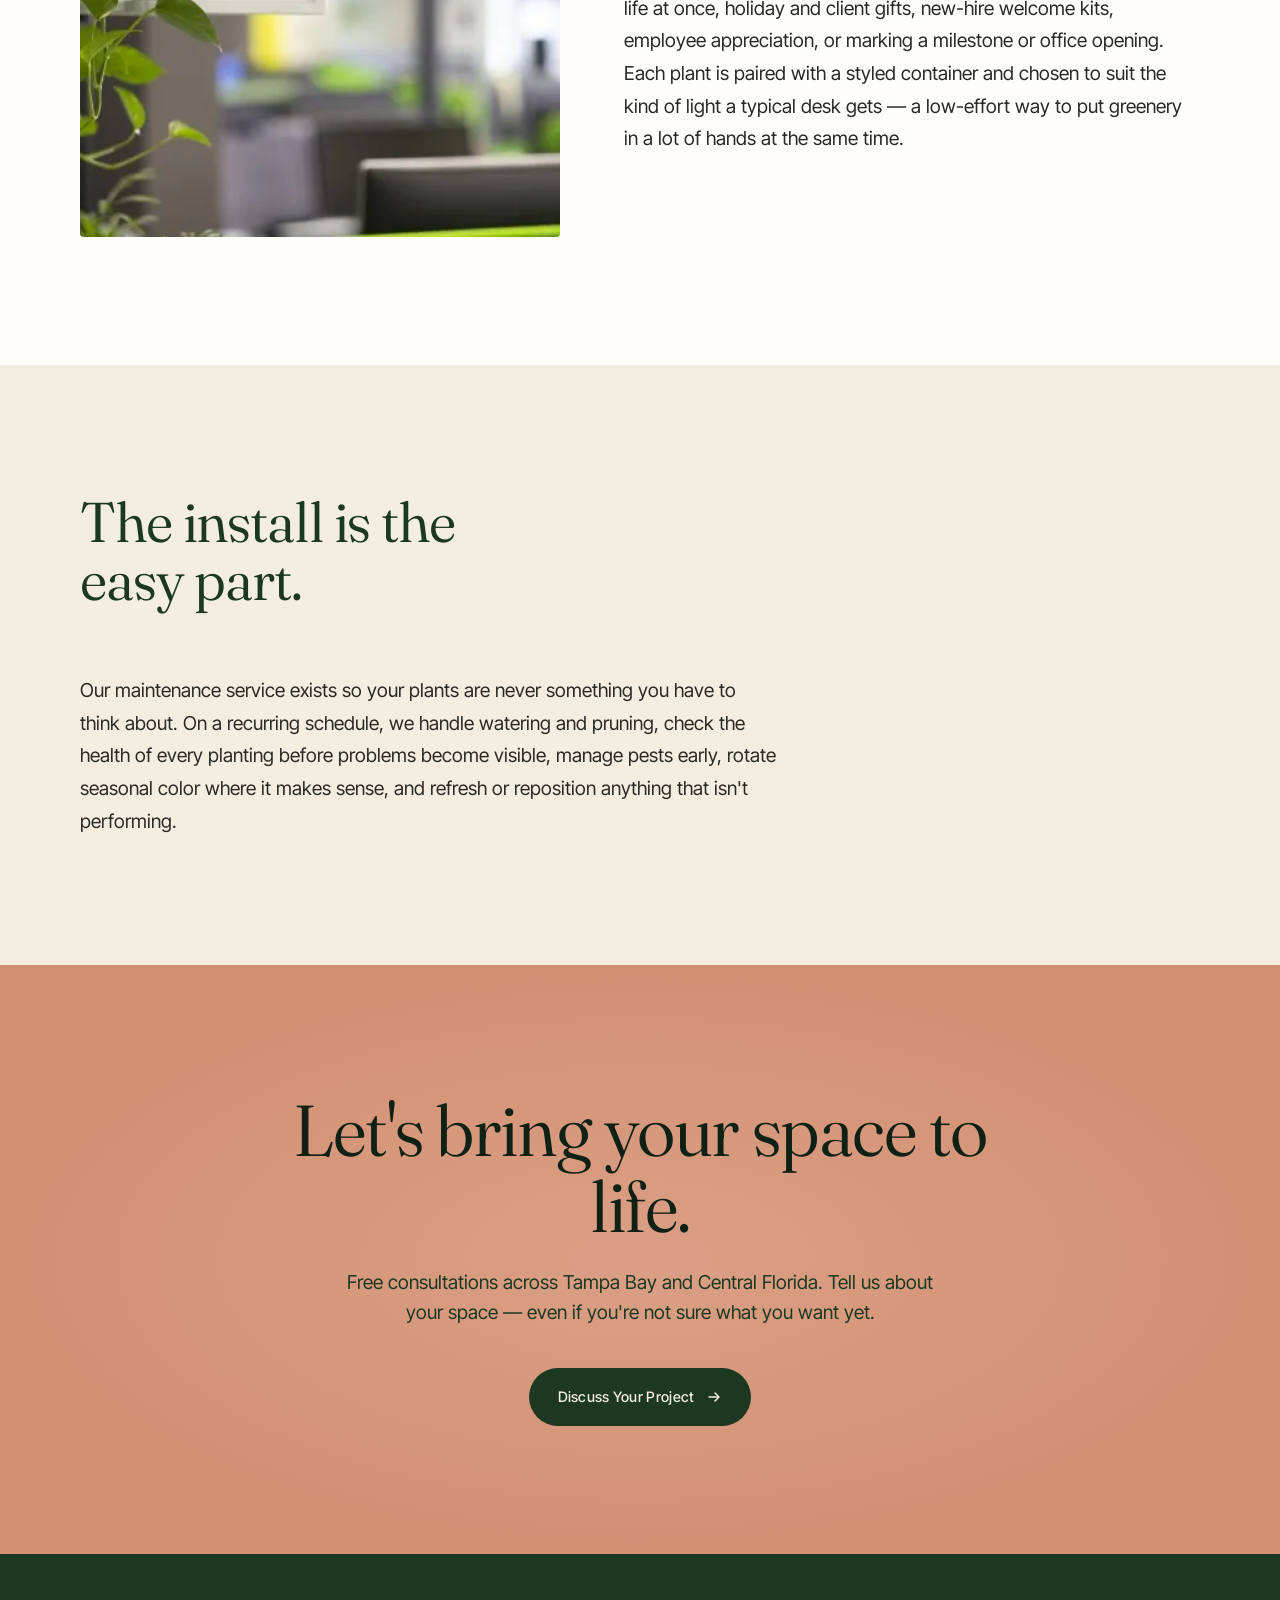
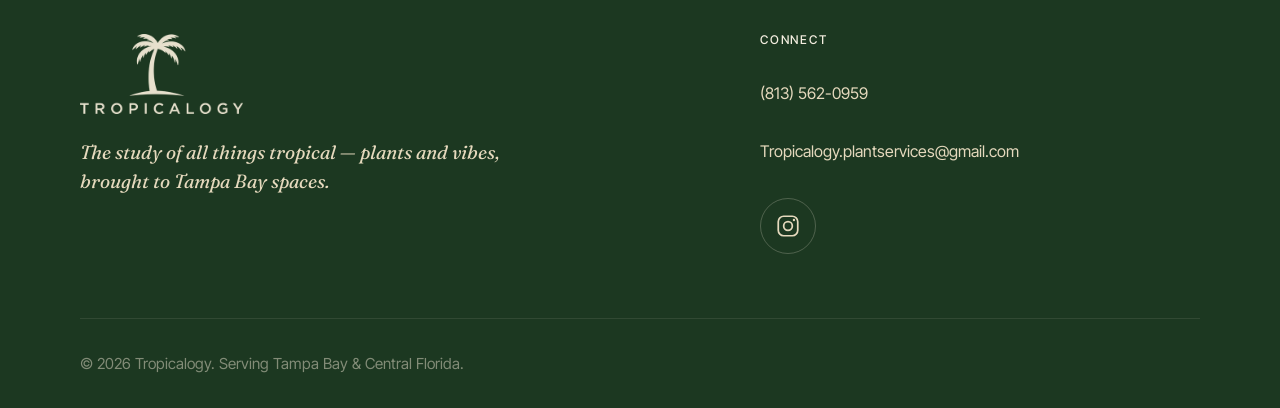
<file: services/commercial.html>
<!DOCTYPE html>
<html lang="en">
<head>
  <meta charset="UTF-8" />
  <script>document.documentElement.classList.add('js');</script>
  <meta name="viewport" content="width=device-width, initial-scale=1.0" />
 
  <title>Commercial Plant Installation &amp; Maintenance in Tampa Bay — Tropicalogy</title>
  <meta name="description" content="Interior plant design, installation, and maintenance for Tampa Bay offices, lobbies, restaurants, retail, and healthcare spaces. Free consultations." />
  <meta name="keywords" content="commercial plant service Tampa, office plants, living walls, lobby plants, restaurant plants, plant maintenance Tampa Bay" />
  <meta name="author" content="Tropicalogy" />
  <meta name="robots" content="index, follow" />
  <meta name="theme-color" content="#1c3821" />
  <link rel="canonical" href="https://tropicalogyplantservices.com/services/commercial.html" />
 
  <link rel="icon" href="/favicon.ico" sizes="any" />
  <link rel="apple-touch-icon" href="/apple-touch-icon.png" />
 
  <meta property="og:title" content="Commercial Plant Installation &amp; Maintenance — Tropicalogy" />
  <meta property="og:description" content="Interior plant design, installation, and maintenance for Tampa Bay commercial spaces." />
  <meta property="og:type" content="website" />
  <meta property="og:url" content="https://tropicalogyplantservices.com/services/commercial.html" />
  <meta property="og:site_name" content="Tropicalogy" />
  <meta property="og:image" content="https://tropicalogyplantservices.com/og-image.jpg" />
  <meta property="og:image:width" content="1200" />
  <meta property="og:image:height" content="630" />
  <meta property="og:locale" content="en_US" />
 
  <meta name="twitter:card" content="summary_large_image" />
  <meta name="twitter:title" content="Commercial Plant Installation &amp; Maintenance — Tropicalogy" />
  <meta name="twitter:description" content="Interior plant design, installation, and maintenance for Tampa Bay commercial spaces." />
  <meta name="twitter:image" content="https://tropicalogyplantservices.com/og-image.jpg" />
 
  <link rel="preconnect" href="https://fonts.googleapis.com" />
  <link rel="preconnect" href="https://fonts.gstatic.com" crossorigin />
  <link href="https://fonts.googleapis.com/css2?family=Fraunces:ital,opsz,wght@0,9..144,300..500;1,9..144,300..500&family=Inter+Tight:wght@400;500;600&family=JetBrains+Mono:wght@400&display=swap" rel="stylesheet" />
 
  <link rel="stylesheet" href="../style.css" />
  <script type="application/ld+json">
[
  {
    "@context": "https://schema.org",
    "@type": "Service",
    "name": "Commercial Plant Installation & Maintenance",
    "serviceType": "Commercial Plant Installation & Maintenance",
    "description": "Interior plant design, installation, and maintenance for Tampa Bay offices, lobbies, restaurants, retail, and healthcare spaces. Free consultations.",
    "url": "https://tropicalogyplantservices.com/services/commercial.html",
    "provider": {
      "@type": "ProfessionalService",
      "name": "Tropicalogy",
      "url": "https://tropicalogyplantservices.com/",
      "telephone": "+1-813-562-0959"
    },
    "areaServed": [
      {
        "@type": "AdministrativeArea",
        "name": "Tampa Bay"
      },
      {
        "@type": "AdministrativeArea",
        "name": "Central Florida"
      }
    ]
  },
  {
    "@context": "https://schema.org",
    "@type": "BreadcrumbList",
    "itemListElement": [
      {
        "@type": "ListItem",
        "position": 1,
        "name": "Home",
        "item": "https://tropicalogyplantservices.com/"
      },
      {
        "@type": "ListItem",
        "position": 2,
        "name": "Commercial",
        "item": "https://tropicalogyplantservices.com/services/commercial.html"
      }
    ]
  }
]
  </script>
</head>
<body>

  <a class="skip-link" href="#main">Skip to content</a>

  <!-- ========================= HEADER ========================= -->
  <header class="site-header" role="banner">
    <div class="header-inner">
      <a href="../index.html" class="logo" aria-label="Tropicalogy home">
        <img width="400" height="196" src="../images/logo-no-background.png" alt="Tropicalogy logo" />
      </a>

      <div class="header-divider" aria-hidden="true">
        <span class="header-divider__line"></span>
      </div>

      <nav class="nav" aria-label="Primary">
        <ul class="nav-list" id="primary-nav">
          <li><a href="commercial.html" aria-current="page">Commercial</a></li>
          <li><a href="residential.html">Residential</a></li>
          <li><a href="events-workshops.html">Events</a></li>
          <li><a href="../gallery.html">Gallery</a></li>
          <li><a href="../about.html">About</a></li>
          <li><a href="../contact.html">Contact</a></li>
        </ul>
        <a href="../contact.html" class="btn btn--primary header-cta">
          Discuss Your Project
          <svg class="btn__arrow" viewBox="0 0 16 16" fill="none" aria-hidden="true">
            <path d="M3 8h10M9 4l4 4-4 4" stroke="currentColor" stroke-width="1.5" stroke-linecap="round" stroke-linejoin="round" />
          </svg>
        </a>
        <button class="nav-toggle" aria-label="Toggle menu" aria-expanded="false" aria-controls="primary-nav">
          <span></span><span></span><span></span>
        </button>
      </nav>
    </div>
  </header>

  <main id="main">

    <!-- ========================= HERO ========================= -->
    <section class="hero">
      <div class="container">
        <div class="hero-grid">
          <div class="hero-content">
            <h1 class="hero-headline">
              Plants that<br />
              work as hard<br />
              <em>as you do.</em>
            </h1>
            <p class="hero-sub">
              Interior plant design, installation, and ongoing care for offices, lobbies, restaurants, retail, and healthcare spaces across Tampa Bay — built around how your space is actually used.
            </p>
            <div class="hero-actions">
              <a href="../contact.html" class="btn btn--primary">
                Discuss Your Project
                <svg class="btn__arrow" viewBox="0 0 16 16" fill="none" aria-hidden="true">
                  <path d="M3 8h10M9 4l4 4-4 4" stroke="currentColor" stroke-width="1.5" stroke-linecap="round" stroke-linejoin="round" />
                </svg>
              </a>
            </div>
          </div>

          <div class="hero-visual">
            <svg class="hero-decor-leaf" viewBox="0 0 200 200" fill="none" xmlns="http://www.w3.org/2000/svg" aria-hidden="true">
              <path d="M100 20c0 0-40 30-50 80s30 80 50 80c20 0 60-30 50-80S100 20 100 20z" stroke="#e7e0cd" stroke-width="1" opacity="0.4"/>
              <path d="M100 30c0 50 0 100 0 150M70 60c10 20 20 30 30 40M130 60c-10 20-20 30-30 40M60 100c15 15 25 25 40 30M140 100c-15 15-25 25-40 30M75 140c10 10 15 15 25 20M125 140c-10 10-15 15-25 20" stroke="#e7e0cd" stroke-width="1" opacity="0.6"/>
            </svg>
            <img width="720" height="480" src="../images/calm-office-space-with-plants-in-planters.webp" alt="Calm office workspace with arranged planters" />
          </div>
        </div>
      </div>
    </section>

    <!-- ========================= SPACE TYPES ========================= -->
    <section class="section services" id="spaces">
      <div class="container">
        <div class="section-header reveal">
          <h2>Different rooms,<br />different problems to solve.</h2>
          <p>
            "Commercial" covers a lot of ground. Here's how the thinking shifts depending on the kind of space we're working in.
          </p>
        </div>

        <div class="space-list">
          <article class="space-row reveal">
            <h3>Offices &amp; Workplaces</h3>
            <p>
              The goal in a workplace is usually calm and focus — greenery that makes the space feel better without adding to anyone's plate. We place plants where they'll soften sightlines and break up open-plan sprawl, using planted dividers and desk-adjacent greenery to do that quiet work. The selection is built to suit the space and the way it's used.
            </p>
          </article>

          <article class="space-row reveal">
            <h3>Lobbies &amp; Reception</h3>
            <p>
              This is the first impression, so it can carry more drama. Larger specimens, sculptural forms, and statement containers set a tone the moment someone walks in. Lobbies often have generous light from glass facades, which opens up species choices — but that same glass brings glare and heat we design around.
            </p>
          </article>

          <article class="space-row reveal">
            <h3>Restaurants, Cafes &amp; Lounges</h3>
            <p>
              Hospitality spaces want atmosphere — warm, alive, memorable — but they're also tough environments, with heat, grease, tight service paths, and long hours. We choose plants that hold up to all of it and style them so they read as part of the room's design, not an afterthought near the window.
            </p>
          </article>

          <article class="space-row reveal">
            <h3>Retail &amp; Storefronts</h3>
            <p>
              In retail, greenery supports the brand and keeps customers in the space longer. Plantings need to frame product without crowding it and survive a sales floor's realities. We design displays that feel intentional and shift with seasonal merchandising when that matters.
            </p>
          </article>

          <article class="space-row reveal">
            <h3>Healthcare &amp; Wellness</h3>
            <p>
              Waiting rooms, clinics, and wellness spaces benefit enormously from a sense of calm. A thoughtful planting can make a room that often feels clinical feel noticeably more human and welcoming — and we design it to suit the realities of how that kind of space is used.
            </p>
          </article>

          <article class="space-row reveal">
            <h3>Specialty &amp; Large-Scale</h3>
            <p>
              Airports, public spaces, atriums, propagation walls, themed builds — the projects that don't fit a category. These are where we get to be most ambitious: diverse tropical ecosystems, big architectural moments, installations that become a landmark inside the building.
            </p>
          </article>
        </div>
      </div>
    </section>

        <!-- ========================= GIFTING NOTE ========================= -->
    <section class="section about-snippet" id="gifting">
      <div class="container">
        <div class="about-grid">
          <div class="about-photo reveal">
            <span class="about-photo__badge">Also for teams</span>
            <img decoding="async" loading="lazy" width="699" height="480" src="../images/young-green-plants-in-pots-in-eco-office-interior.webp" alt="Young potted plants lined up in an eco-conscious office" />
          </div>
          <div class="about-content reveal">
            <p class="eyebrow">Corporate Gifting</p>
            <h2>A plant on every desk.</h2>
            <p class="lede">
              Not every commercial project is an installation — sometimes it's getting greenery into the hands of an entire team.
            </p>
            <p>
              It's a versatile option: office-wide rollouts that bring a whole floor to life at once, holiday and client gifts, new-hire welcome kits, employee appreciation, or marking a milestone or office opening. Each plant is paired with a styled container and chosen to suit the kind of light a typical desk gets — a low-effort way to put greenery in a lot of hands at the same time.
            </p>
          </div>
        </div>
      </div>
    </section>

    <!-- ========================= MAINTENANCE DEEP DIVE ========================= -->
    <section class="section process" id="maintenance">
      <div class="container">
        <div class="section-header reveal">
          <h2>The install is the<br />easy part.</h2>
        </div>

        <div class="commercial-prose reveal">
          <p>
            Our maintenance service exists so your plants are never something you have to think about. On a recurring schedule, we handle watering and pruning, check the health of every planting before problems become visible, manage pests early, rotate seasonal color where it makes sense, and refresh or reposition anything that isn't performing.
          </p>
        </div>
      </div>
    </section>



    <!-- ========================= CTA BANNER ========================= -->
    <section class="cta-banner">
      <div class="container">
        <div class="cta-banner-inner reveal">
          <h2>Let's bring your space to life.</h2>
          <p>
            Free consultations across Tampa Bay and Central Florida. Tell us about your space — even if you're not sure what you want yet.
          </p>
          <a href="../contact.html" class="btn btn--primary">
            Discuss Your Project
            <svg class="btn__arrow" viewBox="0 0 16 16" fill="none" aria-hidden="true">
              <path d="M3 8h10M9 4l4 4-4 4" stroke="currentColor" stroke-width="1.5" stroke-linecap="round" stroke-linejoin="round" />
            </svg>
          </a>
        </div>
      </div>
    </section>

  </main>

  <!-- ========================= FOOTER ========================= -->
  <footer class="site-footer" role="contentinfo">
    <div class="container">
      <div class="footer-grid">
        <div class="footer-brand">
          <a href="../index.html" class="logo footer-logo" aria-label="Tropicalogy home">
            <img decoding="async" loading="lazy" width="400" height="196" src="../images/logo-tan.png" alt="Tropicalogy logo" />
          </a>
          <p>The study of all things tropical — plants and vibes, brought to Tampa Bay spaces.</p>
        </div>

        <div class="footer-col">
          <h4>Connect</h4>
          <ul>
            <li><a href="tel:8135620959">(813) 562-0959</a></li>
            <li><a href="mailto:Tropicalogy.plantservices@gmail.com">Tropicalogy.plantservices@gmail.com</a></li>
          </ul>
          <a href="https://www.instagram.com/tropicalogy.co/" target="_blank" rel="noopener" class="social-icon" aria-label="Tropicalogy on Instagram">
            <svg viewBox="0 0 24 24" fill="none" aria-hidden="true">
              <rect x="3" y="3" width="18" height="18" rx="5" stroke="currentColor" stroke-width="1.6"/>
              <circle cx="12" cy="12" r="4" stroke="currentColor" stroke-width="1.6"/>
              <circle cx="17.5" cy="6.5" r="1.1" fill="currentColor"/>
            </svg>
          </a>
        </div>
      </div>

      <div class="footer-bottom">
        <p>&copy; 2026 Tropicalogy. Serving Tampa Bay &amp; Central Florida.</p>
      </div>
    </div>
  </footer>

  <script src="../js/main.js" defer></script>
</body>
</html>
</file>
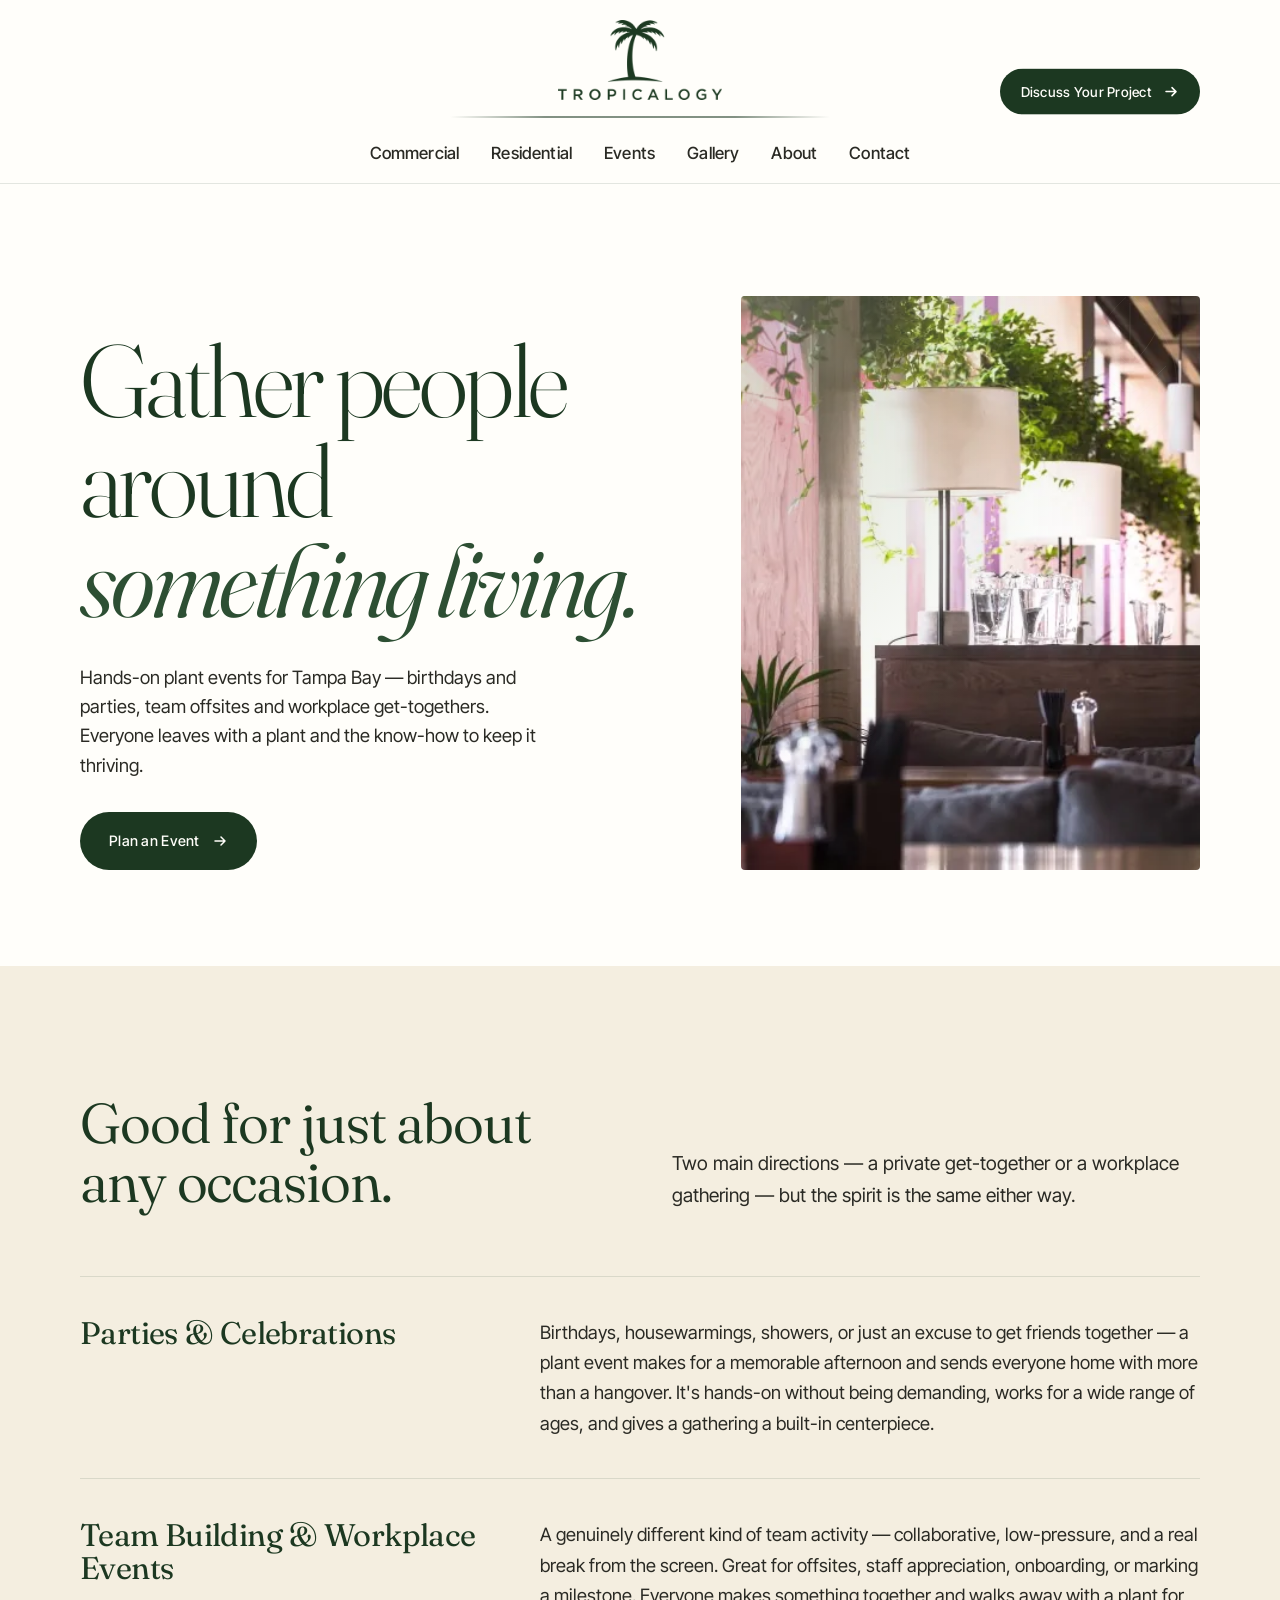
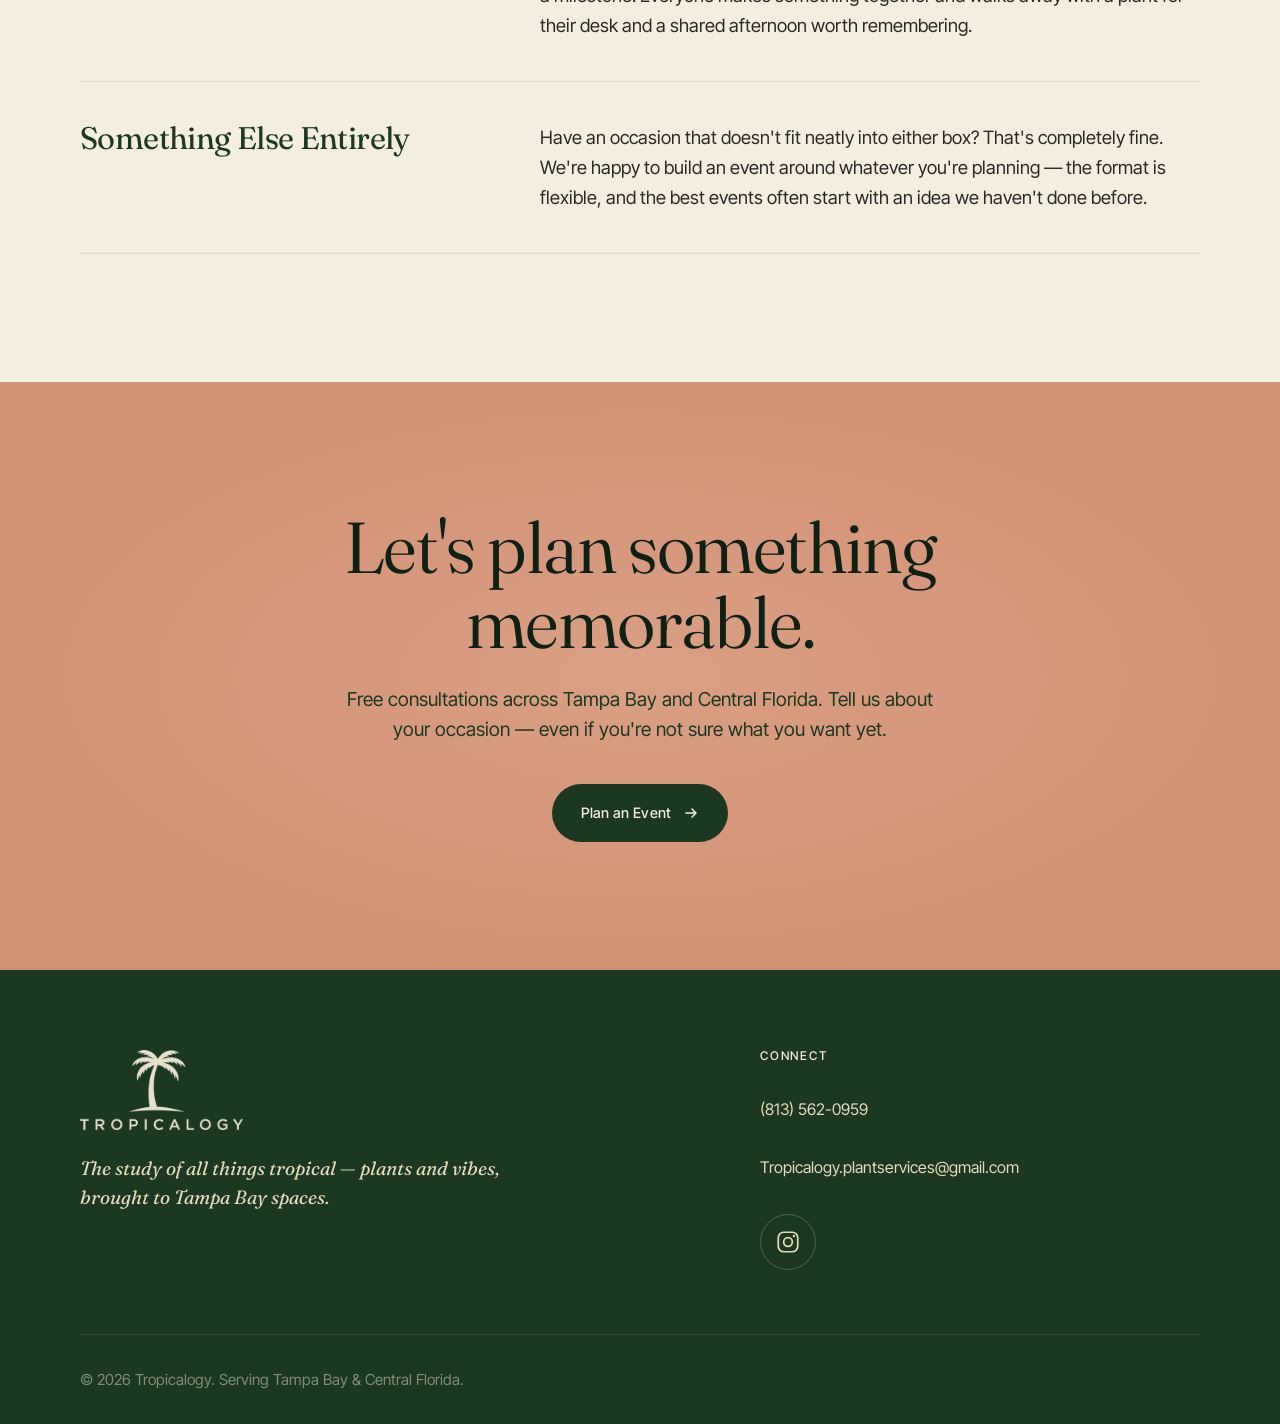
<file: services/events-workshops.html>
<!DOCTYPE html>
<html lang="en">
<head>
  <meta charset="UTF-8" />
  <script>document.documentElement.classList.add('js');</script>
  <meta name="viewport" content="width=device-width, initial-scale=1.0" />
 
  <title>Plant Events &amp; Workshops in Tampa Bay — Tropicalogy</title>
  <meta name="description" content="Hands-on plant workshops in Tampa Bay for private parties and corporate team building. Everyone goes home with a plant and the know-how to keep it thriving." />
  <meta name="keywords" content="plant workshop Tampa, team building Tampa Bay, plant party, corporate event plants, plant class" />
  <meta name="author" content="Tropicalogy" />
  <meta name="robots" content="index, follow" />
  <meta name="theme-color" content="#1c3821" />
  <link rel="canonical" href="https://tropicalogyplantservices.com/services/events-workshops.html" />
 
  <link rel="icon" href="/favicon.ico" sizes="any" />
  <link rel="apple-touch-icon" href="/apple-touch-icon.png" />
 
  <meta property="og:title" content="Plant Events &amp; Workshops — Tropicalogy" />
  <meta property="og:description" content="Hands-on plant events and workshops for Tampa Bay parties and teams." />
  <meta property="og:type" content="website" />
  <meta property="og:url" content="https://tropicalogyplantservices.com/services/events-workshops.html" />
  <meta property="og:site_name" content="Tropicalogy" />
  <meta property="og:image" content="https://tropicalogyplantservices.com/og-image.jpg" />
  <meta property="og:image:width" content="1200" />
  <meta property="og:image:height" content="630" />
  <meta property="og:locale" content="en_US" />
 
  <meta name="twitter:card" content="summary_large_image" />
  <meta name="twitter:title" content="Plant Events &amp; Workshops — Tropicalogy" />
  <meta name="twitter:description" content="Hands-on plant events and workshops for Tampa Bay parties and teams." />
  <meta name="twitter:image" content="https://tropicalogyplantservices.com/og-image.jpg" />
 
  <link rel="preconnect" href="https://fonts.googleapis.com" />
  <link rel="preconnect" href="https://fonts.gstatic.com" crossorigin />
  <link href="https://fonts.googleapis.com/css2?family=Fraunces:ital,opsz,wght@0,9..144,300..500;1,9..144,300..500&family=Inter+Tight:wght@400;500;600&family=JetBrains+Mono:wght@400&display=swap" rel="stylesheet" />
 
  <link rel="stylesheet" href="../style.css" />
  <script type="application/ld+json">
[
  {
    "@context": "https://schema.org",
    "@type": "Service",
    "name": "Plant Events & Workshops",
    "serviceType": "Plant Events & Workshops",
    "description": "Hands-on plant workshops in Tampa Bay for private parties and corporate team building. Everyone goes home with a plant and the know-how to keep it thriving.",
    "url": "https://tropicalogyplantservices.com/services/events-workshops.html",
    "provider": {
      "@type": "ProfessionalService",
      "name": "Tropicalogy",
      "url": "https://tropicalogyplantservices.com/",
      "telephone": "+1-813-562-0959"
    },
    "areaServed": [
      {
        "@type": "AdministrativeArea",
        "name": "Tampa Bay"
      },
      {
        "@type": "AdministrativeArea",
        "name": "Central Florida"
      }
    ]
  },
  {
    "@context": "https://schema.org",
    "@type": "BreadcrumbList",
    "itemListElement": [
      {
        "@type": "ListItem",
        "position": 1,
        "name": "Home",
        "item": "https://tropicalogyplantservices.com/"
      },
      {
        "@type": "ListItem",
        "position": 2,
        "name": "Events & Workshops",
        "item": "https://tropicalogyplantservices.com/services/events-workshops.html"
      }
    ]
  }
]
  </script>
</head>
<body>

  <a class="skip-link" href="#main">Skip to content</a>

  <!-- ========================= HEADER ========================= -->
  <header class="site-header" role="banner">
    <div class="header-inner">
      <a href="../index.html" class="logo" aria-label="Tropicalogy home">
        <img width="400" height="196" src="../images/logo-no-background.png" alt="Tropicalogy logo" />
      </a>

      <div class="header-divider" aria-hidden="true">
        <span class="header-divider__line"></span>
      </div>

      <nav class="nav" aria-label="Primary">
        <ul class="nav-list" id="primary-nav">
          <li><a href="commercial.html">Commercial</a></li>
          <li><a href="residential.html">Residential</a></li>
          <li><a href="events-workshops.html" aria-current="page">Events</a></li>
          <li><a href="../gallery.html">Gallery</a></li>
          <li><a href="../about.html">About</a></li>
          <li><a href="../contact.html">Contact</a></li>
        </ul>
        <a href="../contact.html" class="btn btn--primary header-cta">
          Discuss Your Project
          <svg class="btn__arrow" viewBox="0 0 16 16" fill="none" aria-hidden="true">
            <path d="M3 8h10M9 4l4 4-4 4" stroke="currentColor" stroke-width="1.5" stroke-linecap="round" stroke-linejoin="round" />
          </svg>
        </a>
        <button class="nav-toggle" aria-label="Toggle menu" aria-expanded="false" aria-controls="primary-nav">
          <span></span><span></span><span></span>
        </button>
      </nav>
    </div>
  </header>

  <main id="main">

    <!-- ========================= HERO ========================= -->
    <section class="hero">
      <div class="container">
        <div class="hero-grid">
          <div class="hero-content">
            <h1 class="hero-headline">
              Gather people<br />
              around<br />
              <em>something living.</em>
            </h1>
            <p class="hero-sub">
              Hands-on plant events for Tampa Bay — birthdays and parties, team offsites and workplace get-togethers. Everyone leaves with a plant and the know-how to keep it thriving.
            </p>
            <div class="hero-actions">
              <a href="../contact.html" class="btn btn--primary">
                Plan an Event
                <svg class="btn__arrow" viewBox="0 0 16 16" fill="none" aria-hidden="true">
                  <path d="M3 8h10M9 4l4 4-4 4" stroke="currentColor" stroke-width="1.5" stroke-linecap="round" stroke-linejoin="round" />
                </svg>
              </a>
            </div>
          </div>

          <div class="hero-visual">
            <svg class="hero-decor-leaf" viewBox="0 0 200 200" fill="none" xmlns="http://www.w3.org/2000/svg" aria-hidden="true">
              <path d="M100 20c0 0-40 30-50 80s30 80 50 80c20 0 60-30 50-80S100 20 100 20z" stroke="#e7e0cd" stroke-width="1" opacity="0.4"/>
              <path d="M100 30c0 50 0 100 0 150M70 60c10 20 20 30 30 40M130 60c-10 20-20 30-30 40M60 100c15 15 25 25 40 30M140 100c-15 15-25 25-40 30M75 140c10 10 15 15 25 20M125 140c-10 10-15 15-25 20" stroke="#e7e0cd" stroke-width="1" opacity="0.6"/>
            </svg>
            <img width="694" height="480" src="../images/decor-in-the-interior-of-a-cafe.webp" alt="Plants hanging in a restaurant with other warm decorative elements" />
          </div>
        </div>
      </div>
    </section>



    <!-- ========================= WHO IT'S FOR ========================= -->
    <section class="section services" id="occasions">
      <div class="container">
        <div class="section-header reveal">
          <h2>Good for just about<br />any occasion.</h2>
          <p>
            Two main directions — a private get-together or a workplace gathering — but the spirit is the same either way.
          </p>
        </div>

        <div class="space-list">
          <article class="space-row reveal">
            <h3>Parties &amp; Celebrations</h3>
            <p>
              Birthdays, housewarmings, showers, or just an excuse to get friends together — a plant event makes for a memorable afternoon and sends everyone home with more than a hangover. It's hands-on without being demanding, works for a wide range of ages, and gives a gathering a built-in centerpiece.
            </p>
          </article>

          <article class="space-row reveal">
            <h3>Team Building &amp; Workplace Events</h3>
            <p>
              A genuinely different kind of team activity — collaborative, low-pressure, and a real break from the screen. Great for offsites, staff appreciation, onboarding, or marking a milestone. Everyone makes something together and walks away with a plant for their desk and a shared afternoon worth remembering.
            </p>
          </article>

          <article class="space-row reveal">
            <h3>Something Else Entirely</h3>
            <p>
              Have an occasion that doesn't fit neatly into either box? That's completely fine. We're happy to build an event around whatever you're planning — the format is flexible, and the best events often start with an idea we haven't done before.
            </p>
          </article>
        </div>
      </div>
    </section>



    <!-- ========================= CTA BANNER ========================= -->
    <section class="cta-banner">
      <div class="container">
        <div class="cta-banner-inner reveal">
          <h2>Let's plan something memorable.</h2>
          <p>
            Free consultations across Tampa Bay and Central Florida. Tell us about your occasion — even if you're not sure what you want yet.
          </p>
          <a href="../contact.html" class="btn btn--primary">
            Plan an Event
            <svg class="btn__arrow" viewBox="0 0 16 16" fill="none" aria-hidden="true">
              <path d="M3 8h10M9 4l4 4-4 4" stroke="currentColor" stroke-width="1.5" stroke-linecap="round" stroke-linejoin="round" />
            </svg>
          </a>
        </div>
      </div>
    </section>

  </main>

  <!-- ========================= FOOTER ========================= -->
  <footer class="site-footer" role="contentinfo">
    <div class="container">
      <div class="footer-grid">
        <div class="footer-brand">
          <a href="../index.html" class="logo footer-logo" aria-label="Tropicalogy home">
            <img decoding="async" loading="lazy" width="400" height="196" src="../images/logo-tan.png" alt="Tropicalogy logo" />
          </a>
          <p>The study of all things tropical — plants and vibes, brought to Tampa Bay spaces.</p>
        </div>

        <div class="footer-col">
          <h4>Connect</h4>
          <ul>
            <li><a href="tel:8135620959">(813) 562-0959</a></li>
            <li><a href="mailto:Tropicalogy.plantservices@gmail.com">Tropicalogy.plantservices@gmail.com</a></li>
          </ul>
          <a href="https://www.instagram.com/tropicalogy.co/" target="_blank" rel="noopener" class="social-icon" aria-label="Tropicalogy on Instagram">
            <svg viewBox="0 0 24 24" fill="none" aria-hidden="true">
              <rect x="3" y="3" width="18" height="18" rx="5" stroke="currentColor" stroke-width="1.6"/>
              <circle cx="12" cy="12" r="4" stroke="currentColor" stroke-width="1.6"/>
              <circle cx="17.5" cy="6.5" r="1.1" fill="currentColor"/>
            </svg>
          </a>
        </div>
      </div>

      <div class="footer-bottom">
        <p>&copy; 2026 Tropicalogy. Serving Tampa Bay &amp; Central Florida.</p>
      </div>
    </div>
  </footer>

  <script src="../js/main.js" defer></script>
</body>
</html>
</file>
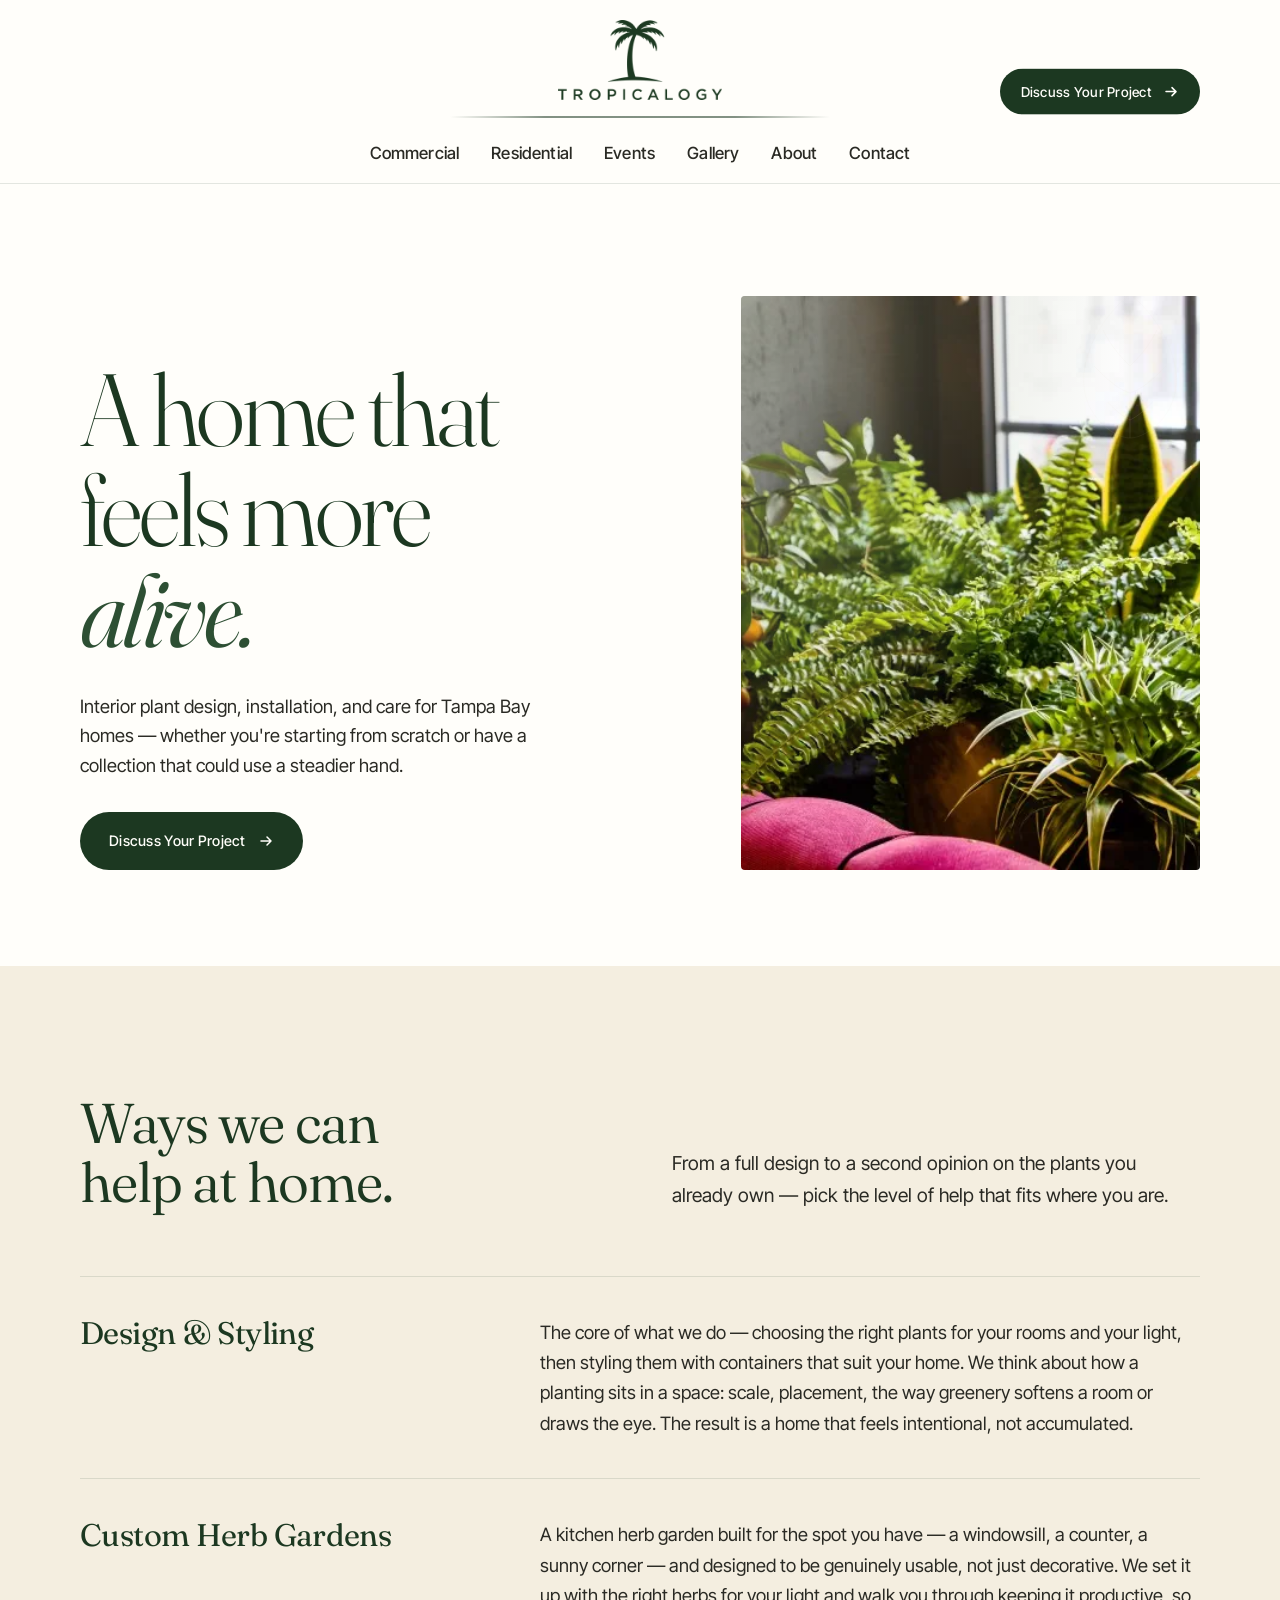
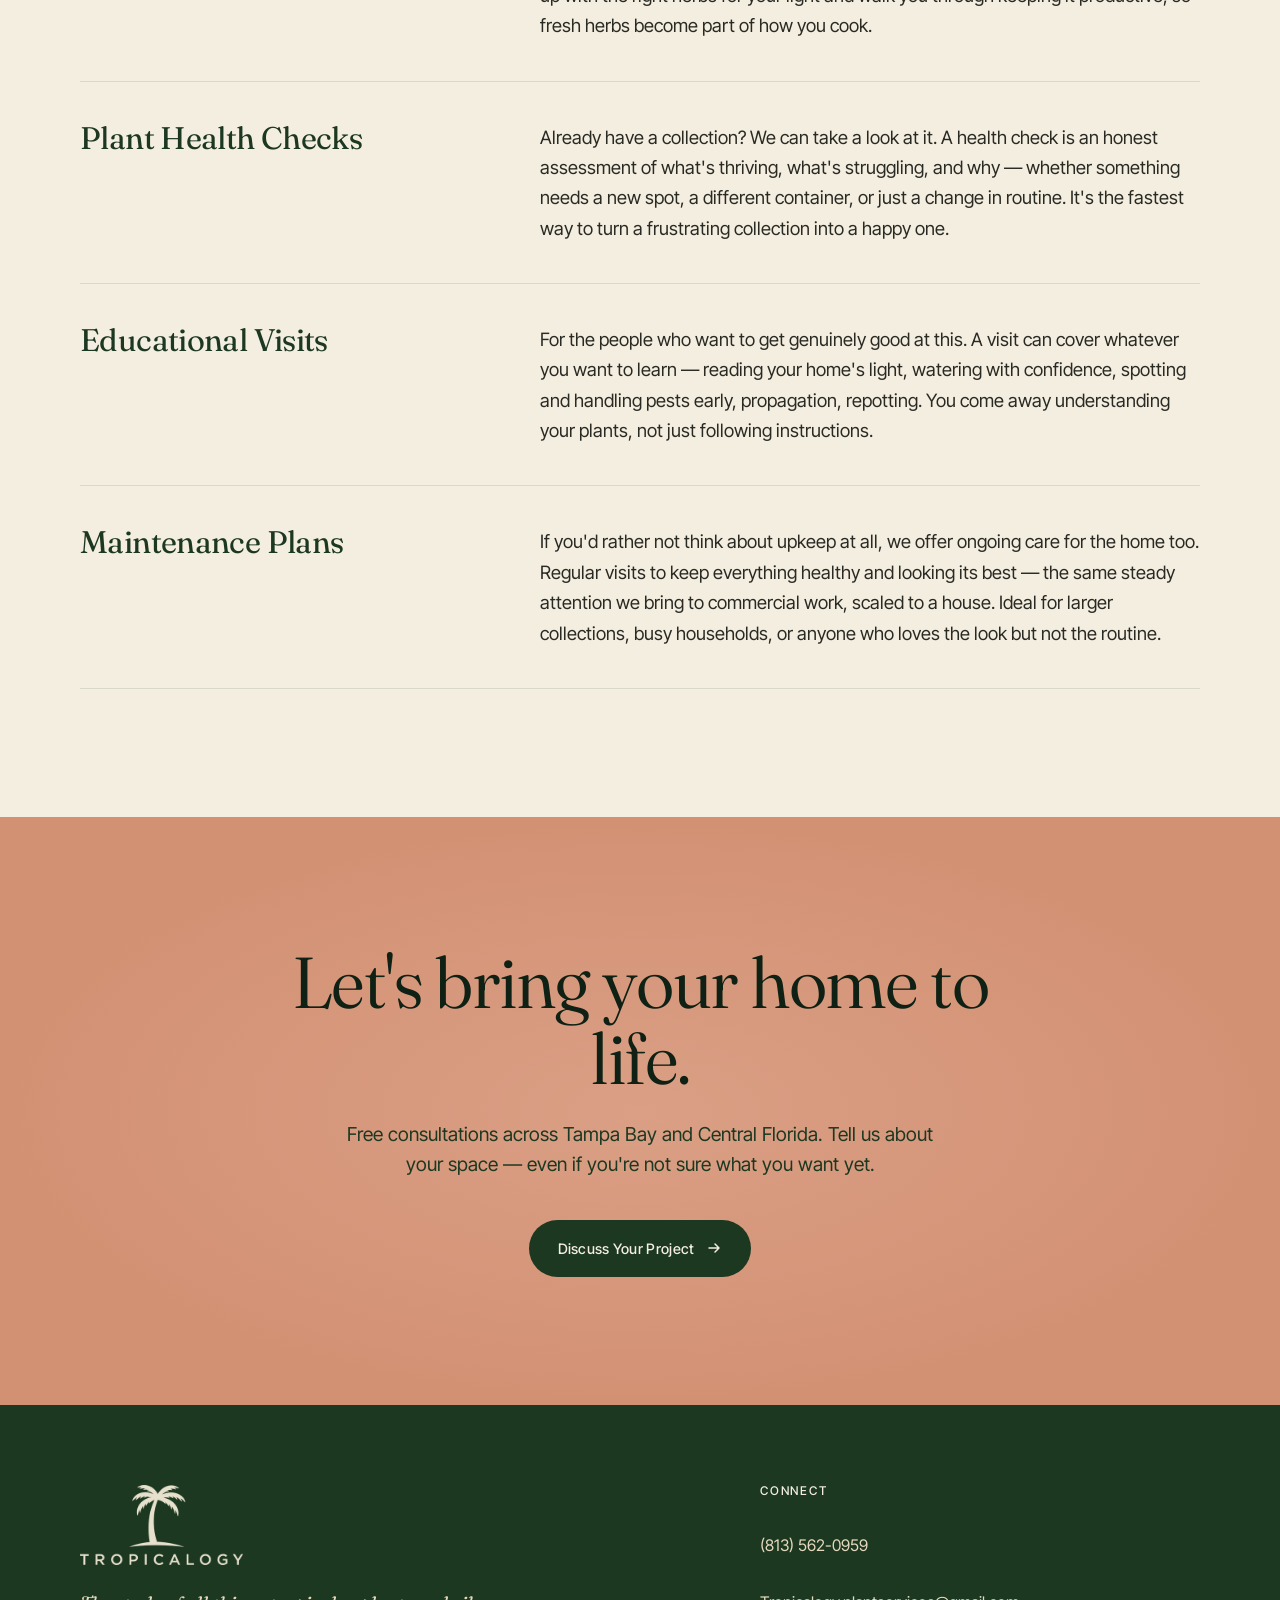
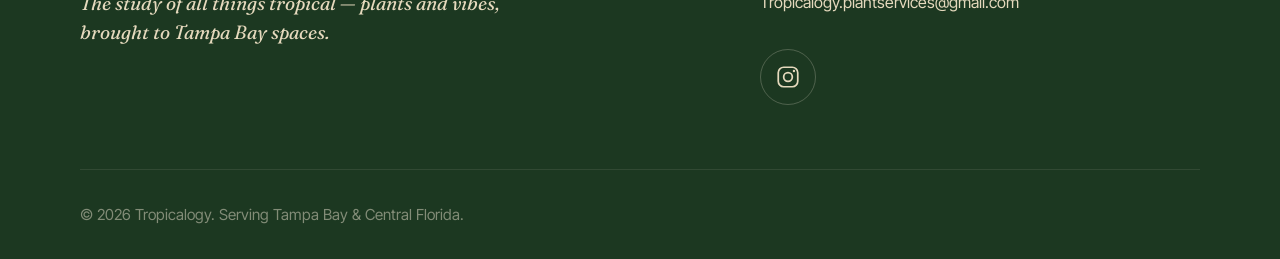
<file: services/residential.html>
<!DOCTYPE html>
<html lang="en">
<head>
  <meta charset="UTF-8" />
  <script>document.documentElement.classList.add('js');</script>
  <meta name="viewport" content="width=device-width, initial-scale=1.0" />
 
  <title>Residential Plant Design &amp; Care in Tampa Bay — Tropicalogy</title>
  <meta name="description" content="Interior plant design, installation, and care for Tampa Bay homes, including custom herb gardens, plant health checks, educational visits, and maintenance." />
  <meta name="keywords" content="home plant design Tampa, houseplant help, herb garden, plant care Tampa Bay, indoor plants" />
  <meta name="author" content="Tropicalogy" />
  <meta name="robots" content="index, follow" />
  <meta name="theme-color" content="#1c3821" />
  <link rel="canonical" href="https://tropicalogyplantservices.com/services/residential.html" />
 
  <link rel="icon" href="/favicon.ico" sizes="any" />
  <link rel="apple-touch-icon" href="/apple-touch-icon.png" />
 
  <meta property="og:title" content="Residential Plant Design &amp; Care — Tropicalogy" />
  <meta property="og:description" content="Interior plant design, installation, and care for Tampa Bay homes." />
  <meta property="og:type" content="website" />
  <meta property="og:url" content="https://tropicalogyplantservices.com/services/residential.html" />
  <meta property="og:site_name" content="Tropicalogy" />
  <meta property="og:image" content="https://tropicalogyplantservices.com/og-image.jpg" />
  <meta property="og:image:width" content="1200" />
  <meta property="og:image:height" content="630" />
  <meta property="og:locale" content="en_US" />
 
  <meta name="twitter:card" content="summary_large_image" />
  <meta name="twitter:title" content="Residential Plant Design &amp; Care — Tropicalogy" />
  <meta name="twitter:description" content="Interior plant design, installation, and care for Tampa Bay homes." />
  <meta name="twitter:image" content="https://tropicalogyplantservices.com/og-image.jpg" />
 
  <link rel="preconnect" href="https://fonts.googleapis.com" />
  <link rel="preconnect" href="https://fonts.gstatic.com" crossorigin />
  <link href="https://fonts.googleapis.com/css2?family=Fraunces:ital,opsz,wght@0,9..144,300..500;1,9..144,300..500&family=Inter+Tight:wght@400;500;600&family=JetBrains+Mono:wght@400&display=swap" rel="stylesheet" />
 
  <link rel="stylesheet" href="../style.css" />
  <script type="application/ld+json">
[
  {
    "@context": "https://schema.org",
    "@type": "Service",
    "name": "Residential Plant Design & Care",
    "serviceType": "Residential Plant Design & Care",
    "description": "Interior plant design, installation, and care for Tampa Bay homes, including custom herb gardens, plant health checks, educational visits, and maintenance.",
    "url": "https://tropicalogyplantservices.com/services/residential.html",
    "provider": {
      "@type": "ProfessionalService",
      "name": "Tropicalogy",
      "url": "https://tropicalogyplantservices.com/",
      "telephone": "+1-813-562-0959"
    },
    "areaServed": [
      {
        "@type": "AdministrativeArea",
        "name": "Tampa Bay"
      },
      {
        "@type": "AdministrativeArea",
        "name": "Central Florida"
      }
    ]
  },
  {
    "@context": "https://schema.org",
    "@type": "BreadcrumbList",
    "itemListElement": [
      {
        "@type": "ListItem",
        "position": 1,
        "name": "Home",
        "item": "https://tropicalogyplantservices.com/"
      },
      {
        "@type": "ListItem",
        "position": 2,
        "name": "Residential",
        "item": "https://tropicalogyplantservices.com/services/residential.html"
      }
    ]
  }
]
  </script>
</head>
<body>

  <a class="skip-link" href="#main">Skip to content</a>

  <!-- ========================= HEADER ========================= -->
  <header class="site-header" role="banner">
    <div class="header-inner">
      <a href="../index.html" class="logo" aria-label="Tropicalogy home">
        <img width="400" height="196" src="../images/logo-no-background.png" alt="Tropicalogy logo" />
      </a>

      <div class="header-divider" aria-hidden="true">
        <span class="header-divider__line"></span>
      </div>

      <nav class="nav" aria-label="Primary">
        <ul class="nav-list" id="primary-nav">
          <li><a href="commercial.html">Commercial</a></li>
          <li><a href="residential.html" aria-current="page">Residential</a></li>
          <li><a href="events-workshops.html">Events</a></li>
          <li><a href="../gallery.html">Gallery</a></li>
          <li><a href="../about.html">About</a></li>
          <li><a href="../contact.html">Contact</a></li>
        </ul>
        <a href="../contact.html" class="btn btn--primary header-cta">
          Discuss Your Project
          <svg class="btn__arrow" viewBox="0 0 16 16" fill="none" aria-hidden="true">
            <path d="M3 8h10M9 4l4 4-4 4" stroke="currentColor" stroke-width="1.5" stroke-linecap="round" stroke-linejoin="round" />
          </svg>
        </a>
        <button class="nav-toggle" aria-label="Toggle menu" aria-expanded="false" aria-controls="primary-nav">
          <span></span><span></span><span></span>
        </button>
      </nav>
    </div>
  </header>

  <main id="main">

    <!-- ========================= HERO ========================= -->
    <section class="hero">
      <div class="container">
        <div class="hero-grid">
          <div class="hero-content">
            <h1 class="hero-headline">
              A home that<br />
              feels more<br />
              <em>alive.</em>
            </h1>
            <p class="hero-sub">
              Interior plant design, installation, and care for Tampa Bay homes — whether you're starting from scratch or have a collection that could use a steadier hand.
            </p>
            <div class="hero-actions">
              <a href="../contact.html" class="btn btn--primary">
                Discuss Your Project
                <svg class="btn__arrow" viewBox="0 0 16 16" fill="none" aria-hidden="true">
                  <path d="M3 8h10M9 4l4 4-4 4" stroke="currentColor" stroke-width="1.5" stroke-linecap="round" stroke-linejoin="round" />
                </svg>
              </a>
            </div>
          </div>

          <div class="hero-visual">
            <svg class="hero-decor-leaf" viewBox="0 0 200 200" fill="none" xmlns="http://www.w3.org/2000/svg" aria-hidden="true">
              <path d="M100 20c0 0-40 30-50 80s30 80 50 80c20 0 60-30 50-80S100 20 100 20z" stroke="#e7e0cd" stroke-width="1" opacity="0.4"/>
              <path d="M100 30c0 50 0 100 0 150M70 60c10 20 20 30 30 40M130 60c-10 20-20 30-30 40M60 100c15 15 25 25 40 30M140 100c-15 15-25 25-40 30M75 140c10 10 15 15 25 20M125 140c-10 10-15 15-25 20" stroke="#e7e0cd" stroke-width="1" opacity="0.6"/>
            </svg>
            <img width="719" height="480" src="../images/bright-indoor-plants-near-a-window-with-natural-li.webp" alt="Bright indoor plants thriving near a window with natural light" />
          </div>
        </div>
      </div>
    </section>

    <!-- ========================= WHAT WE OFFER ========================= -->
    <section class="section services" id="offerings">
      <div class="container">
        <div class="section-header reveal">
          <h2>Ways we can<br />help at home.</h2>
          <p>
            From a full design to a second opinion on the plants you already own — pick the level of help that fits where you are.
          </p>
        </div>

        <div class="space-list">
          <article class="space-row reveal">
            <h3>Design &amp; Styling</h3>
            <p>
              The core of what we do — choosing the right plants for your rooms and your light, then styling them with containers that suit your home. We think about how a planting sits in a space: scale, placement, the way greenery softens a room or draws the eye. The result is a home that feels intentional, not accumulated.
            </p>
          </article>

          <article class="space-row reveal">
            <h3>Custom Herb Gardens</h3>
            <p>
              A kitchen herb garden built for the spot you have — a windowsill, a counter, a sunny corner — and designed to be genuinely usable, not just decorative. We set it up with the right herbs for your light and walk you through keeping it productive, so fresh herbs become part of how you cook.
            </p>
          </article>

          <article class="space-row reveal">
            <h3>Plant Health Checks</h3>
            <p>
              Already have a collection? We can take a look at it. A health check is an honest assessment of what's thriving, what's struggling, and why — whether something needs a new spot, a different container, or just a change in routine. It's the fastest way to turn a frustrating collection into a happy one.
            </p>
          </article>

          <article class="space-row reveal">
            <h3>Educational Visits</h3>
            <p>
              For the people who want to get genuinely good at this. A visit can cover whatever you want to learn — reading your home's light, watering with confidence, spotting and handling pests early, propagation, repotting. You come away understanding your plants, not just following instructions.
            </p>
          </article>

          <article class="space-row reveal">
            <h3>Maintenance Plans</h3>
            <p>
              If you'd rather not think about upkeep at all, we offer ongoing care for the home too. Regular visits to keep everything healthy and looking its best — the same steady attention we bring to commercial work, scaled to a house. Ideal for larger collections, busy households, or anyone who loves the look but not the routine.
            </p>
          </article>
        </div>
      </div>
    </section>

    <!-- ========================= CTA BANNER ========================= -->
    <section class="cta-banner">
      <div class="container">
        <div class="cta-banner-inner reveal">
          <h2>Let's bring your home to life.</h2>
          <p>
            Free consultations across Tampa Bay and Central Florida. Tell us about your space — even if you're not sure what you want yet.
          </p>
          <a href="../contact.html" class="btn btn--primary">
            Discuss Your Project
            <svg class="btn__arrow" viewBox="0 0 16 16" fill="none" aria-hidden="true">
              <path d="M3 8h10M9 4l4 4-4 4" stroke="currentColor" stroke-width="1.5" stroke-linecap="round" stroke-linejoin="round" />
            </svg>
          </a>
        </div>
      </div>
    </section>

  </main>

  <!-- ========================= FOOTER ========================= -->
  <footer class="site-footer" role="contentinfo">
    <div class="container">
      <div class="footer-grid">
        <div class="footer-brand">
          <a href="../index.html" class="logo footer-logo" aria-label="Tropicalogy home">
            <img decoding="async" loading="lazy" width="400" height="196" src="../images/logo-tan.png" alt="Tropicalogy logo" />
          </a>
          <p>The study of all things tropical — plants and vibes, brought to Tampa Bay spaces.</p>
        </div>

        <div class="footer-col">
          <h4>Connect</h4>
          <ul>
            <li><a href="tel:8135620959">(813) 562-0959</a></li>
            <li><a href="mailto:Tropicalogy.plantservices@gmail.com">Tropicalogy.plantservices@gmail.com</a></li>
          </ul>
          <a href="https://www.instagram.com/tropicalogy.co/" target="_blank" rel="noopener" class="social-icon" aria-label="Tropicalogy on Instagram">
            <svg viewBox="0 0 24 24" fill="none" aria-hidden="true">
              <rect x="3" y="3" width="18" height="18" rx="5" stroke="currentColor" stroke-width="1.6"/>
              <circle cx="12" cy="12" r="4" stroke="currentColor" stroke-width="1.6"/>
              <circle cx="17.5" cy="6.5" r="1.1" fill="currentColor"/>
            </svg>
          </a>
        </div>
      </div>

      <div class="footer-bottom">
        <p>&copy; 2026 Tropicalogy. Serving Tampa Bay &amp; Central Florida.</p>
      </div>
    </div>
  </footer>

  <script src="../js/main.js" defer></script>
</body>
</html>
</file>
<file: style.css>
/* ==========================================================================
   Tropicalogy — Global Styles
   ========================================================================== */

:root {
  /* Brand colors — warm earthy palette */
  --paper: #fffefa;
  --cream: #f4eee0;
  --cream-light: #f7f1e1;
  --cream-deep: #e5d9bd;
  --sand: #e5d9bd;
  --linen: #ede4cf;
  --sage: #a8b594;
  --sage-soft: #c2cdb1;
  --forest: #1c3821;
  --forest-deep: #0f2014;
  --forest-soft: #2d4f33;
  --moss: #5a7a4f;
  --terracotta: #b8694a;
  --clay: #d39174;
  --clay-soft: #e1ad96;
  --ink: #2a2a24;
  --muted: #6b6b5e;
  --line: rgba(28, 56, 33, 0.12);

  --font-display: "Fraunces", "Cormorant Garamond", Georgia, serif;
  --font-body: "Inter Tight", "Helvetica Neue", system-ui, sans-serif;
  --font-mono: "JetBrains Mono", ui-monospace, monospace;

  --space-1: 0.25rem;
  --space-2: 0.5rem;
  --space-3: 0.75rem;
  --space-4: 1rem;
  --space-5: 1.25rem;
  --space-6: 1.5rem;
  --space-8: 2rem;
  --space-10: 2.5rem;
  --space-12: 3rem;
  --space-16: 4rem;
  --space-20: 5rem;
  --space-24: 6rem;

  --max-width: 1320px;
  --gutter: clamp(2rem, 7vw, 5rem);

  --ease-out: cubic-bezier(0.16, 1, 0.3, 1);
  --ease-in-out: cubic-bezier(0.65, 0, 0.35, 1);
}

/* Reset
   ========================================================================== */
*, *::before, *::after { box-sizing: border-box; }

html {
  scroll-behavior: smooth;
  -webkit-text-size-adjust: 100%;
}

body {
  margin: 0;
  font-family: var(--font-body);
  font-size: 1.125rem;
  line-height: 1.65;
  color: var(--ink);
  background: var(--paper);
  -webkit-font-smoothing: antialiased;
  -moz-osx-font-smoothing: grayscale;
  text-rendering: optimizeLegibility;
}

img, svg { max-width: 100%; height: auto; display: block; }
a { color: inherit; text-decoration: none; }
button {
  font: inherit;
  cursor: pointer;
  border: none;
  background: none;
  color: inherit;
}

.skip-link {
  position: absolute;
  top: 0;
  left: 0;
  transform: translateY(-110%);
  background: var(--forest);
  color: var(--cream);
  padding: var(--space-2) var(--space-4);
  z-index: 1000;
  transition: transform 0.2s;
}
.skip-link:focus { transform: translateY(0); }

:focus-visible {
  outline: 2px solid var(--forest);
  outline-offset: 3px;
  border-radius: 2px;
}

/* Typography
   ========================================================================== */
h1, h2, h3, h4, h5, h6 {
  font-family: var(--font-display);
  font-weight: 400;
  line-height: 1.05;
  letter-spacing: -0.02em;
  margin: 0;
  color: var(--forest);
}

h1 { font-size: clamp(2.75rem, 7vw, 5.5rem); font-weight: 350; }
h2 { font-size: clamp(2rem, 4.5vw, 3.5rem); font-weight: 350; }
h3 { font-size: clamp(1.4rem, 2.5vw, 1.875rem); font-weight: 400; }
p  { margin: 0; }

.eyebrow {
  font-family: var(--font-body);
  font-size: 0.75rem;
  font-weight: 500;
  letter-spacing: 0.2em;
  text-transform: uppercase;
  color: var(--moss);
  display: inline-flex;
  align-items: center;
  gap: var(--space-3);
}
.eyebrow::before {
  content: "";
  width: 1.5rem;
  height: 1px;
  background: var(--moss);
}

/* Layout
   ========================================================================== */
.container {
  width: 100%;
  max-width: var(--max-width);
  margin: 0 auto;
  padding: 0 var(--gutter);
}

.section {
  padding: clamp(4rem, 10vw, 8rem) 0;
}

/* Buttons
   ========================================================================== */
.btn {
  display: inline-flex;
  align-items: center;
  justify-content: center;
  gap: var(--space-3);
  padding: 1rem 1.75rem;
  font-family: var(--font-body);
  font-size: 0.9rem;
  font-weight: 500;
  letter-spacing: 0.02em;
  border-radius: 999px;
  transition: all 0.4s var(--ease-out);
  cursor: pointer;
  border: 1px solid transparent;
  white-space: nowrap;
}

.btn--primary {
  background: var(--forest);
  color: var(--paper);
}
.btn--primary:hover {
  background: var(--forest-deep);
  transform: translateY(-2px);
}

.btn--ghost {
  background: transparent;
  color: var(--forest);
  border-color: var(--forest);
}
.btn--ghost:hover {
  background: var(--forest);
  color: var(--cream);
}

.btn__arrow {
  width: 1rem;
  height: 1rem;
  transition: transform 0.4s var(--ease-out);
}
.btn:hover .btn__arrow { transform: translateX(4px); }

/* Header
   ========================================================================== */
.site-header {
  position: sticky;
  top: 0;
  z-index: 100;
  background: #fffefa;
  backdrop-filter: blur(20px);
  -webkit-backdrop-filter: blur(20px);
  border-bottom: 1px solid var(--line);
}

.header-inner {
  display: flex;
  flex-direction: column;
  align-items: center;
  gap: var(--space-3);
  padding: var(--space-5) var(--gutter) var(--space-4);
  max-width: var(--max-width);
  margin: 0 auto;
  position: relative;
}

.logo {
  display: flex;
  align-items: center;
  color: var(--forest);
}
.logo {
  flex-shrink: 0;
}
.logo img {
  height: 80px;
  width: auto;
  max-width: none;
  display: block;
}

@media (max-width: 900px) {
  .logo img {
    height: 56px;
  }
}

.logo svg { width: 28px; height: 28px; }

/* Tapered divider beneath logo */
.header-divider {
  display: flex;
  align-items: center;
  justify-content: center;
  width: 100%;
  max-width: 380px;
  color: var(--forest);
  margin: var(--space-1) 0 var(--space-2);
}
.header-divider__line {
  flex: 1;
  height: 1.5px;
  background: linear-gradient(
    to right,
    transparent 0%,
    var(--forest) 25%,
    var(--forest) 75%,
    transparent 100%
  );
  opacity: 0.55;
}

.nav {
  display: flex;
  align-items: center;
  justify-content: center;
  width: 100%;
}

.nav-list {
  display: flex;
  justify-content: center;
  gap: var(--space-8);
  list-style: none;
  margin: 0;
  padding: 0;
  flex-wrap: wrap;
}

.nav-list a {
  font-size: 1.05rem;
  font-weight: 500;
  color: var(--ink);
  position: relative;
  padding: var(--space-2) 0;
  transition: color 0.3s;
  letter-spacing: 0.01em;
}

.nav-list a::after {
  content: "";
  position: absolute;
  left: 50%;
  bottom: -2px;
  width: 0;
  height: 1.5px;
  background: var(--forest);
  transition: all 0.35s var(--ease-out);
  transform: translateX(-50%);
}

.header-cta {
  position: absolute;
  right: var(--gutter);
  top: 50%;
  transform: translateY(-50%);
  padding: 0.7rem 1.25rem;
  font-size: 0.85rem;
}

@media (max-width: 1100px) {
  .header-cta { display: none; }
}

.nav-list a:hover { color: var(--forest); }
.nav-list a:hover::after { width: 100%; }

/* Mobile nav toggle */
.nav-toggle {
  display: none;
  flex-direction: column;
  gap: 5px;
  padding: var(--space-2);
  position: absolute;
  top: 50%;
  right: var(--gutter);
  transform: translateY(-50%);
}
.nav-toggle span {
  width: 24px;
  height: 1.5px;
  background: var(--forest);
  transition: all 0.3s;
}

@media (max-width: 900px) {
  .nav-toggle { display: flex; }
  .header-inner {
    flex-direction: row;
    justify-content: center;
    padding: var(--space-4) var(--gutter);
    gap: 0;
  }
  .header-divider { display: none; }
  .nav-list {
    display: none;
    position: absolute;
    top: 100%;
    left: 0;
    right: 0;
    background: var(--paper);
    flex-direction: column;
    padding: var(--space-6) var(--gutter);
    border-bottom: 1px solid var(--line);
    gap: var(--space-4);
  }
  .nav-list.is-open { display: flex; }
  .nav-list a { font-size: 1.15rem; }
  .nav-list a::after { display: none; }
}

/* Hero
   ========================================================================== */
.hero {
  position: relative;
  padding: clamp(4rem, 10vw, 7rem) 0 clamp(3rem, 8vw, 6rem);
  overflow: hidden;
}

.hero-grid {
  display: grid;
  grid-template-columns: 1fr;
  gap: var(--space-12);
  align-items: end;
}

@media (min-width: 900px) {
  .hero-grid {
    grid-template-columns: 1.3fr 1fr;
    gap: var(--space-16);
  }
}

.hero-headline {
  font-size: clamp(2.75rem, 8vw, 6.5rem);
  line-height: 0.98;
  letter-spacing: -0.035em;
  font-weight: 300;
}
.hero-headline em {
  font-style: italic;
  font-weight: 350;
  color: var(--forest-soft);
}

.hero-eyebrow { margin-bottom: var(--space-8); }

.hero-sub {
  margin-top: var(--space-8);
  max-width: 42ch;
  font-size: clamp(1.15rem, 1.4vw, 1.3rem);
  color: var(--ink);
  line-height: 1.6;
}

.hero-actions {
  margin-top: var(--space-8);
  display: flex;
  flex-wrap: wrap;
  gap: var(--space-3);
}

.hero-meta {
  margin-top: var(--space-10);
  display: flex;
  flex-wrap: wrap;
  align-items: center;
  gap: var(--space-3);
}

.hero-meta-pill {
  display: inline-flex;
  align-items: center;
  gap: var(--space-2);
  padding: 0.55rem 1rem 0.55rem 0.85rem;
  background: var(--cream);
  border: 1px solid var(--line);
  border-radius: 999px;
  font-size: 0.85rem;
  font-weight: 500;
  letter-spacing: 0.02em;
  color: var(--forest);
}

.hero-meta-pill svg {
  width: 14px;
  height: 14px;
  color: var(--moss);
}

.hero-visual {
  position: relative;
  aspect-ratio: 4 / 5;
  border-radius: 4px;
  overflow: hidden;
  background: linear-gradient(135deg, var(--sage), var(--moss));
}

.hero-visual::after {
  content: "";
  position: absolute;
  inset: 0;
  background: radial-gradient(ellipse at top left, rgba(168, 181, 148, 0.5), transparent 60%);
}

.hero-visual img {
  width: 100%;
  height: 100%;
  object-fit: cover;
}

.hero-visual-caption {
  position: absolute;
  bottom: var(--space-6);
  left: var(--space-6);
  right: var(--space-6);
  color: var(--cream);
  font-size: 0.85rem;
  letter-spacing: 0.05em;
  z-index: 2;
  display: flex;
  justify-content: space-between;
  align-items: center;
}

.hero-visual-caption span:first-child {
  font-family: var(--font-display);
  font-style: italic;
  font-size: 1.1rem;
}

.hero-decor-leaf {
  position: absolute;
  top: -20px;
  right: -20px;
  width: 180px;
  opacity: 0.18;
  z-index: 1;
  pointer-events: none;
}

/* Marquee
   ========================================================================== */
.marquee {
  padding: var(--space-10) 0;
  border-top: 1px solid var(--line);
  border-bottom: 1px solid var(--line);
  background: var(--paper);
  overflow: hidden;
}

.marquee-label {
  text-align: center;
  margin-bottom: var(--space-8);
}

.marquee-inner {
  display: flex;
  width: max-content;
  animation: marquee-scroll 25s linear infinite;
}

.marquee:hover .marquee-inner {
  animation-play-state: paused;
}

.marquee-track {
  display: flex;
  align-items: center;
  gap: 5rem;
  padding-right: 5rem; /* keeps spacing consistent at the seam between copies */
  flex-shrink: 0;
}

.marquee-item {
  flex: 0 0 auto;
  display: flex;
  align-items: center;
  justify-content: center;
  opacity: 0.55;
  transition: opacity 0.3s, transform 0.3s;
}

.marquee-item:hover {
  opacity: 1;
  transform: scale(1.05);
}

.marquee-item img {
  height: 200px;
  width: auto;
  max-width: 220px;
  object-fit: contain;
  display: block;
}

@keyframes marquee-scroll {
  from { transform: translateX(0); }
  to   { transform: translateX(-50%); }
}

/* Section header
   ========================================================================== */
.section-header {
  display: grid;
  grid-template-columns: 1fr;
  gap: var(--space-6);
  margin-bottom: var(--space-16);
}

@media (min-width: 900px) {
  .section-header {
    grid-template-columns: 1fr 1fr;
    gap: var(--space-16);
    align-items: end;
  }
}

.section-header h2 { max-width: 16ch; }
.section-header p {
  color: var(--ink);
  max-width: 52ch;
  line-height: 1.65;
  font-size: 1.2rem;
}

/* Services grid
   ========================================================================== */
.services { background: var(--cream); }

.services-grid {
  display: grid;
  grid-template-columns: 1fr;
  gap: 1px;
  background: var(--line);
  border: 1px solid var(--line);
  border-radius: 4px;
  overflow: hidden;
}

@media (min-width: 700px) {
  .services-grid { grid-template-columns: 1fr 1fr; }
}
@media (min-width: 1100px) {
  .services-grid { grid-template-columns: repeat(3, 1fr); }
}

.service-card {
  background: var(--cream);
  background-image: var(--card-bg);
  background-size: cover;
  background-position: center;
  padding: 0;
  display: flex;
  flex-direction: column;
  text-decoration: none;
  color: var(--ink);
  position: relative;
  transition: transform 0.5s var(--ease-out);
  min-height: 320px;
  overflow: hidden;
  isolation: isolate;
}

.service-card__overlay {
  position: absolute;
  inset: 0;
  background: rgba(244, 238, 224, 0.804);
  transition: background 0.5s var(--ease-out);
  z-index: 1;
}

.service-card__content {
  position: relative;
  z-index: 2;
  padding: var(--space-12) var(--space-8);
  display: flex;
  flex-direction: column;
  flex-grow: 1;
}

.service-card:hover .service-card__overlay {
  background: rgba(244, 238, 224, 0.364);
}

.service-card:hover {
  transform: translateY(-2px);
}

.service-card:hover .service-card__arrow {
  transform: rotate(-45deg);
}

.service-card h3 {
  margin-bottom: var(--space-4);
  max-width: 14ch;
}

.service-card p {
  font-size: 1.05rem;
  line-height: 1.6;
  color: #000000;
  font-weight: 500;
  margin-bottom: var(--space-8);
  flex-grow: 1;
}

.service-card__arrow {
  align-self: flex-start;
  width: 32px;
  height: 32px;
  border: 1px solid var(--forest);
  color: var(--forest);
  border-radius: 50%;
  display: flex;
  align-items: center;
  justify-content: center;
  transition: transform 0.4s var(--ease-out);
}

.service-card__arrow svg { width: 12px; height: 12px; }

/* Beyond the Basics
   ========================================================================== */
.beyond {
  background: var(--sage);
  color: var(--forest-deep);
  position: relative;
  overflow: hidden;
}

.beyond h2 { color: var(--forest-deep); }
.beyond .eyebrow { color: var(--forest); }
.beyond .eyebrow::before { background: var(--forest); }
.beyond .section-header p { color: var(--forest); }

.beyond-grid {
  display: grid;
  grid-template-columns: 1fr;
  gap: var(--space-6);
}

@media (min-width: 800px) {
  .beyond-grid {
    grid-template-columns: 1.5fr 1fr;
    grid-template-rows: 1fr 1fr;
    gap: var(--space-4);
    aspect-ratio: 16 / 10;
  }
  .beyond-item:nth-child(1) { grid-row: 1 / span 2; }
}

.beyond-item {
  position: relative;
  border-radius: 4px;
  overflow: hidden;
  background: var(--moss);
  min-height: 280px;
  cursor: pointer;
}

.beyond-item::before {
  content: "";
  position: absolute;
  inset: 0;
  background: linear-gradient(180deg, transparent 40%, rgba(15, 32, 20, 0.7));
  z-index: 1;
}

.beyond-item img {
  width: 100%;
  height: 100%;
  object-fit: cover;
  transition: transform 0.8s var(--ease-out);
}
.beyond-item:hover img { transform: scale(1.05); }

.beyond-item-content {
  position: absolute;
  bottom: 0;
  left: 0;
  right: 0;
  padding: var(--space-8);
  z-index: 2;
}

.beyond-item-content h3 {
  color: var(--cream);
  font-size: clamp(1.5rem, 2.5vw, 2rem);
  margin-bottom: var(--space-2);
}

.beyond-item-content p {
  color: var(--ink);
  font-size: 1.2rem;
  max-width: 42ch;
  line-height: 1.55;
}

.beyond-item--placeholder:nth-child(1) {
  background: linear-gradient(135deg, var(--moss), var(--forest-soft));
}
.beyond-item--placeholder:nth-child(2) {
  background: linear-gradient(135deg, var(--sage), var(--moss));
}
.beyond-item--placeholder:nth-child(3) {
  background: linear-gradient(135deg, var(--forest-soft), var(--moss));
}

/* Benefits
   ========================================================================== */
.benefits-grid {
  display: grid;
  grid-template-columns: 1fr;
  gap: var(--space-4);
}

@media (min-width: 700px) {
  .benefits-grid { grid-template-columns: 1fr 1fr; }
}
@media (min-width: 1100px) {
  .benefits-grid { grid-template-columns: repeat(4, 1fr); }
}

.benefit {
  padding: var(--space-8) var(--space-6);
  border: 1px solid var(--line);
  border-radius: 4px;
  background: var(--paper);
  transition: border-color 0.3s, transform 0.4s var(--ease-out);
}

.benefit:hover {
  border-color: var(--forest);
  transform: translateY(-4px);
}

.benefit__icon {
  display: inline-flex;
  align-items: center;
  justify-content: center;
  width: 36px;
  height: 36px;
  color: var(--forest);
  margin-bottom: var(--space-5);
  transition: color 0.3s, transform 0.4s var(--ease-out);
}
.benefit__icon svg {
  width: 28px;
  height: 28px;
}
.benefit:hover .benefit__icon {
  color: var(--moss);
  transform: translateY(-2px);
}

.benefit h3 {
  font-family: var(--font-body);
  font-size: 0.85rem;
  font-weight: 500;
  text-transform: uppercase;
  letter-spacing: 0.1em;
  color: var(--ink);
  margin-bottom: var(--space-3);
}

.benefit p {
  font-size: 1.2rem;
  line-height: 1.6;
  color: var(--ink);
}

/* Process
   ========================================================================== */
.process { background: var(--cream); }

.process-list {
  display: grid;
  grid-template-columns: 1fr;
  gap: 0;
}

.process-step {
  display: grid;
  grid-template-columns: auto 1fr;
  gap: var(--space-8);
  padding: var(--space-8) 0;
  border-top: 1px solid var(--line);
  align-items: start;
}

.process-step:last-child { border-bottom: 1px solid var(--line); }

@media (min-width: 800px) {
  .process-step {
    grid-template-columns: 100px 1fr 1.5fr;
    gap: var(--space-12);
    padding: var(--space-12) 0;
  }
}

.process-step__num {
  font-family: var(--font-mono);
  font-size: 0.8rem;
  color: var(--moss);
  letter-spacing: 0.1em;
  padding-top: var(--space-2);
}

.process-step h3 {
  font-size: clamp(1.5rem, 3vw, 2.25rem);
}

.process-step p {
  color: var(--ink);
  max-width: 55ch;
  line-height: 1.65;
  font-size: 1.2rem;
  margin-top: var(--space-4);
}

@media (max-width: 799px) {
  .process-step {
    grid-template-columns: 50px 1fr;
    gap: 1rem;
  }

  .process-step h3,
  .process-step p {
    grid-column: 2;
  }

  .process-step p {
    margin-top: 0.5rem;
  }
}

/* About snippet
   ========================================================================== */
.about-snippet { background: var(--paper); }

.about-grid {
  display: grid;
  grid-template-columns: 1fr;
  gap: var(--space-12);
  align-items: center;
}

@media (min-width: 800px) {
  .about-grid {
    grid-template-columns: 1fr 1.2fr;
    gap: var(--space-16);
  }
}

.about-photo {
  position: relative;
  aspect-ratio: 4 / 5;
  border-radius: 4px;
  overflow: hidden;
  background: linear-gradient(135deg, var(--sage), var(--moss));
}

.about-photo img {
  width: 100%;
  height: 100%;
  object-fit: cover;
}

.about-photo__badge {
  position: absolute;
  top: var(--space-6);
  left: var(--space-6);
  background: var(--cream);
  color: var(--forest);
  padding: var(--space-2) var(--space-4);
  border-radius: 999px;
  font-size: 0.75rem;
  letter-spacing: 0.1em;
  text-transform: uppercase;
  font-weight: 500;
}

.about-content h2 { margin-bottom: var(--space-6); }

.about-content .lede {
  font-family: var(--font-display);
  font-size: clamp(1.25rem, 2vw, 1.5rem);
  font-style: italic;
  color: var(--forest);
  line-height: 1.35;
  margin-bottom: var(--space-6);
  font-weight: 350;
}

.about-content p {
  color: var(--ink);
  margin-bottom: var(--space-4);
  line-height: 1.7;
  font-size: 1.2rem;
  max-width: 58ch;
}

.about-signature {
  margin-top: var(--space-8);
  display: flex;
  align-items: center;
  gap: var(--space-4);
}

.about-signature__name {
  font-family: var(--font-display);
  font-style: italic;
  font-size: 1.25rem;
  color: var(--forest);
}

.about-signature__role {
  font-size: 0.85rem;
  color: var(--muted);
  letter-spacing: 0.05em;
}

/* Gallery preview
   ========================================================================== */
.gallery-preview { background: var(--cream); }

.gallery-preview-grid {
  display: grid;
  grid-template-columns: repeat(2, 1fr);
  gap: var(--space-3);
}

@media (min-width: 700px) {
  .gallery-preview-grid {
    grid-template-columns: repeat(4, 1fr);
    grid-template-rows: repeat(2, 1fr);
    gap: var(--space-4);
    aspect-ratio: 2 / 1;
  }
  .gallery-preview-grid > :nth-child(1) {
    grid-column: 1 / span 2;
    grid-row: 1 / span 2;
  }
  .gallery-preview-grid > :nth-child(4) {
    grid-column: 4;
    grid-row: 1 / span 2;
  }
}

.gallery-tile {
  position: relative;
  aspect-ratio: 1;
  border-radius: 4px;
  overflow: hidden;
  background: linear-gradient(135deg, var(--sage), var(--moss));
}

/* Subtle decorative leaf for placeholder tiles */
.gallery-tile::after {
  content: "";
  position: absolute;
  inset: 0;
  background-image: url("data:image/svg+xml;utf8,<svg xmlns='http://www.w3.org/2000/svg' viewBox='0 0 200 200'><path d='M100 30c0 50 0 100 0 150M70 60c10 20 20 30 30 40M130 60c-10 20-20 30-30 40M60 100c15 15 25 25 40 30M140 100c-15 15-25 25-40 30' stroke='%23e7e0cd' stroke-width='0.8' opacity='0.18' fill='none'/></svg>");
  background-position: center;
  background-repeat: no-repeat;
  background-size: 60%;
  pointer-events: none;
  z-index: 1;
}

.gallery-tile img {
  position: relative;
  z-index: 2;
  width: 100%;
  height: 100%;
  object-fit: cover;
  transition: transform 0.8s var(--ease-out);
}
.gallery-tile img:hover { transform: scale(1.04); }
.gallery-tile:hover img { transform: scale(1.04); }

@media (min-width: 700px) {
  .gallery-tile { aspect-ratio: auto; }
}

.gallery-tile:nth-child(2) {
  background: linear-gradient(135deg, var(--moss), var(--forest-soft));
}
.gallery-tile:nth-child(3) {
  background: linear-gradient(135deg, var(--sage-soft), var(--moss));
}

/* CTA banner
   ========================================================================== */
.cta-banner {
  background: var(--clay);
  color: var(--forest-deep);
  padding: clamp(4rem, 10vw, 8rem) 0;
  text-align: center;
  position: relative;
  overflow: hidden;
}

.cta-banner::before {
  content: "";
  position: absolute;
  inset: 0;
  background: radial-gradient(ellipse at center, var(--clay-soft), transparent 70%);
  opacity: 0.5;
}

.cta-banner-inner {
  position: relative;
  z-index: 1;
}

.cta-banner h2 {
  color: var(--forest-deep);
  font-size: clamp(2.25rem, 6vw, 4.5rem);
  max-width: 18ch;
  margin: 0 auto var(--space-6);
}

.cta-banner p {
  color: var(--forest);
  max-width: 55ch;
  margin: 0 auto var(--space-10);
  font-size: 1.2rem;
  line-height: 1.55;
}

.cta-banner .btn--primary {
  background: var(--forest);
  color: var(--cream);
}
.cta-banner .btn--primary:hover { background: var(--forest-deep); }

/* Footer
   ========================================================================== */
.site-footer {
  background: var(--forest);
  color: var(--cream-deep);
  padding: var(--space-20) 0 var(--space-8);
}

.footer-grid {
  display: grid;
  grid-template-columns: 1fr;
  gap: var(--space-12);
  margin-bottom: var(--space-16);
}

@media (min-width: 800px) {
  .footer-grid {
    grid-template-columns: 1.4fr 1fr;
    gap: var(--space-16);
  }
}

.footer-brand .logo {
  margin-bottom: var(--space-6);
}
.footer-logo img {
  height: 80px;
  width: auto;
  display: block;
}

.footer-brand p {
  font-family: var(--font-display);
  font-style: italic;
  font-size: 1.2rem;
  color: var(--cream-deep);
  max-width: 38ch;
  line-height: 1.5;
}

.footer-col h4 {
  font-family: var(--font-body);
  font-size: 0.75rem;
  text-transform: uppercase;
  letter-spacing: 0.15em;
  color: var(--cream);
  margin-bottom: var(--space-6);
  font-weight: 500;
}

.footer-col ul {
  list-style: none;
  padding: 0;
  margin: 0;
  display: flex;
  flex-direction: column;
  gap: var(--space-3);
}

.footer-col a {
  color: var(--cream-deep);
  font-size: 1rem;
  transition: color 0.3s;
}
.footer-col a:hover { color: var(--cream); }
.footer-col li a,
.contact-detail__value {
  display: inline-block;
  padding-block: 0.6rem;
  overflow-wrap: anywhere;
}

.social-icon {
  display: inline-flex;
  align-items: center;
  justify-content: center;
  width: 56px;
  height: 56px;
  margin-top: var(--space-6);
  border: 1px solid rgba(231, 224, 205, 0.25);
  border-radius: 50%;
  color: var(--cream-deep);
  transition: all 0.3s var(--ease-out);
}
.social-icon svg { width: 26px; height: 26px; }
.social-icon:hover {
  background: var(--cream);
  color: var(--forest-deep);
  border-color: var(--cream);
  transform: translateY(-2px);
}

.footer-bottom {
  padding-top: var(--space-8);
  border-top: 1px solid rgba(231, 224, 205, 0.1);
  display: flex;
  flex-direction: column;
  gap: var(--space-4);
  align-items: center;
  text-align: center;
  font-size: 0.95rem;
  color: rgba(231, 224, 205, 0.5);
}

@media (min-width: 700px) {
  .footer-bottom {
    flex-direction: row;
    justify-content: space-between;
    text-align: left;
  }
}

/* Scroll reveal
   ========================================================================== */
.js .reveal {
  opacity: 0;
  transform: translateY(24px);
  transition: opacity 0.9s var(--ease-out), transform 0.9s var(--ease-out);
}
.js .reveal.is-visible {
  opacity: 1;
  transform: translateY(0);
}

@media (prefers-reduced-motion: reduce) {
  .reveal { opacity: 1; transform: none; transition: none; }
  .marquee-inner { animation: none; }
  .marquee-item { transition: none; }
}


/* ==========================================================================
   Gallery Page
   ========================================================================== */

/* Wider container — but with bigger side padding (handled by --gutter) */
.container--wide {
  max-width: 1480px;
}

/* Gallery hero — unchanged */
.gallery-hero {
  padding: clamp(3rem, 7vw, 5rem) 0 clamp(2rem, 4vw, 3rem);
}
.gallery-hero__inner { max-width: 880px; }
.gallery-hero .eyebrow { margin-bottom: var(--space-6); }
.gallery-hero__title {
  font-size: clamp(2.5rem, 6.5vw, 5.25rem);
  line-height: 0.98;
  letter-spacing: -0.035em;
  font-weight: 300;
  margin-bottom: var(--space-6);
}
.gallery-hero__title em {
  font-style: italic;
  font-weight: 350;
  color: var(--forest-soft);
}
.gallery-hero__sub {
  max-width: 56ch;
  font-size: clamp(1.05rem, 1.3vw, 1.2rem);
  line-height: 1.6;
  color: var(--ink);
}

/* Tetris-style masonry via CSS columns
   -------------------------------------------------------------------------- */
.gallery-section {
  padding: 0 0 clamp(3rem, 8vw, 6rem);
}

/* Hide all the old row/stack containers — let images flow freely */
.gallery-row,
.gallery-row--four,
.gallery-row--feature-left,
.gallery-row--feature-right,
.gallery-row--pair,
.gallery-stack {
  display: block;
  grid-template-columns: none;
  grid-template-rows: none;
  gap: 0;
  margin: 0;
  max-width: none;
}

/* The masonry container — wrap all cards inside this */
.gallery-masonry {
  column-count: 3;
  column-gap: var(--space-3);
}

@media (max-width: 1000px) {
  .gallery-masonry { column-count: 3; }
}
@media (max-width: 700px) {
  .gallery-masonry { column-count: 2; }
}
@media (max-width: 480px) {
  .gallery-masonry { column-count: 1; }
}

/* Each photo: natural aspect ratio, no forced ratio */
.gallery-card {
  display: block;
  margin: 0 0 var(--space-3);
  padding: 0;
  border: 0;
  background: var(--cream);
  border-radius: 4px;
  overflow: hidden;
  break-inside: avoid;
  -webkit-column-break-inside: avoid;
  page-break-inside: avoid;
  aspect-ratio: auto;
  position: relative;
  isolation: isolate;
}

.gallery-card img {
  width: 100%;
  height: auto;
  display: block;
  transition: transform 1.1s var(--ease-out), filter 0.5s var(--ease-out);
  filter: saturate(0.95);
}

.gallery-card:hover img {
  transform: scale(1.04);
  filter: saturate(1.05);
}


/* ==========================================================================
   Commercial Page
   ========================================================================== */

/* Long-form prose block — used on commercial subpage */
.commercial-prose {
  max-width: 70ch;
}

.commercial-prose p {
  font-size: 1.2rem;
  line-height: 1.7;
  color: var(--ink);
  margin-bottom: var(--space-6);
}

.commercial-prose p:last-child {
  margin-bottom: 0;
}

/* Space-type list — bordered rows, like the process list but two-column */
.space-list {
  display: grid;
  grid-template-columns: 1fr;
  gap: 0;
}

.space-row {
  display: grid;
  grid-template-columns: 1fr;
  gap: var(--space-3);
  padding: var(--space-8) 0;
  border-top: 1px solid var(--line);
}

.space-row:last-child {
  border-bottom: 1px solid var(--line);
}

@media (min-width: 800px) {
  .space-row {
    grid-template-columns: 1fr 1.6fr;
    gap: var(--space-12);
    padding: var(--space-10) 0;
    align-items: start;
  }
}

.space-row h3 {
  font-size: clamp(1.4rem, 2.5vw, 1.95rem);
}

.space-row p {
  font-size: 1.15rem;
  line-height: 1.65;
  color: var(--ink);
  max-width: 60ch;
}

/* ==========================================================================
   Contact Page + Thank You Page
   Append to existing style.css
   ========================================================================== */

/* Contact layout
   -------------------------------------------------------------------------- */
.contact-grid {
  display: grid;
  grid-template-columns: 1fr;
  gap: var(--space-12);
}

@media (min-width: 900px) {
  .contact-grid {
    grid-template-columns: 1fr 1.1fr;
    gap: var(--space-16);
    align-items: start;
  }
}

/* Left column — intro + details */
.contact-intro .eyebrow {
  margin-bottom: var(--space-6);
}

.contact-title {
  font-size: clamp(2.5rem, 6vw, 4.5rem);
  line-height: 1;
  letter-spacing: -0.035em;
  font-weight: 300;
  margin-bottom: var(--space-6);
}
.contact-title em {
  font-style: italic;
  font-weight: 350;
  color: var(--forest-soft);
}

.contact-lede {
  font-size: clamp(1.1rem, 1.4vw, 1.25rem);
  line-height: 1.6;
  color: var(--ink);
  max-width: 44ch;
  margin-bottom: var(--space-10);
}

.contact-details {
  display: grid;
  gap: var(--space-6);
}

.contact-detail {
  display: flex;
  flex-direction: column;
  gap: var(--space-1);
  padding-bottom: var(--space-5);
  border-bottom: 1px solid var(--line);
}

.contact-detail__label {
  font-size: 0.75rem;
  font-weight: 500;
  letter-spacing: 0.15em;
  text-transform: uppercase;
  color: var(--moss);
}

.contact-detail__value {
  font-family: var(--font-display);
  font-size: 1.25rem;
  color: var(--forest);
  transition: color 0.3s;
}

a.contact-detail__value:hover {
  color: var(--terracotta);
}

/* Right column — form
   -------------------------------------------------------------------------- */
.contact-form-wrap {
  background: var(--cream);
  border: 1px solid var(--line);
  border-radius: 4px;
  padding: clamp(1.75rem, 4vw, 2.75rem);
}

.contact-form {
  display: grid;
  gap: var(--space-5);
}

.form-row {
  display: grid;
  gap: var(--space-5);
}

.form-row--split {
  grid-template-columns: 1fr;
}
@media (min-width: 540px) {
  .form-row--split {
    grid-template-columns: 1fr 1fr;
  }
}

.form-field {
  display: flex;
  flex-direction: column;
  gap: var(--space-2);
}

.form-field label {
  font-size: 0.8rem;
  font-weight: 500;
  letter-spacing: 0.08em;
  text-transform: uppercase;
  color: var(--forest);
}

.form-optional {
  text-transform: none;
  letter-spacing: 0;
  color: var(--muted);
  font-weight: 400;
}

.form-field input,
.form-field select,
.form-field textarea {
  font-family: var(--font-body);
  font-size: 1rem;
  color: var(--ink);
  background: var(--paper);
  border: 1px solid var(--line);
  border-radius: 4px;
  padding: 0.85rem 1rem;
  transition: border-color 0.3s, box-shadow 0.3s;
  width: 100%;
}

.form-field textarea {
  resize: vertical;
  line-height: 1.6;
}

.form-field input:focus,
.form-field select:focus,
.form-field textarea:focus {
  outline: none;
  border-color: var(--forest);
  box-shadow: 0 0 0 3px rgba(28, 56, 33, 0.08);
}

.form-field input::placeholder,
.form-field textarea::placeholder {
  color: var(--muted);
  opacity: 0.7;
}

.contact-submit {
  justify-self: start;
  margin-top: var(--space-2);
}

.contact-form-note {
  font-size: 0.9rem;
  color: var(--muted);
}

/* Honeypot — visually hidden but reachable for bots */
.contact-hidden {
  position: absolute;
  left: -9999px;
  width: 1px;
  height: 1px;
  overflow: hidden;
}

/* Thank-you page
   -------------------------------------------------------------------------- */
.thankyou-section {
  text-align: center;
}

.thankyou-inner {
  max-width: 620px;
  margin: 0 auto;
  padding: clamp(2rem, 6vw, 4rem) 0;
}

.thankyou-leaf {
  width: 72px;
  height: 72px;
  margin: 0 auto var(--space-6);
  color: var(--moss);
}

.thankyou-section .eyebrow {
  margin-bottom: var(--space-5);
}

.thankyou-title {
  font-size: clamp(2.5rem, 6vw, 4.5rem);
  line-height: 1;
  letter-spacing: -0.035em;
  font-weight: 300;
  margin-bottom: var(--space-6);
}
.thankyou-title em {
  font-style: italic;
  font-weight: 350;
  color: var(--forest-soft);
}

.thankyou-text {
  font-size: 1.2rem;
  line-height: 1.6;
  color: var(--ink);
  margin-bottom: var(--space-10);
}

.thankyou-actions {
  display: flex;
  flex-wrap: wrap;
  gap: var(--space-3);
  justify-content: center;
}

@media (max-width: 600px) {
  .contact-detail__value {
    font-size: 1rem;
  }
}
</file>
